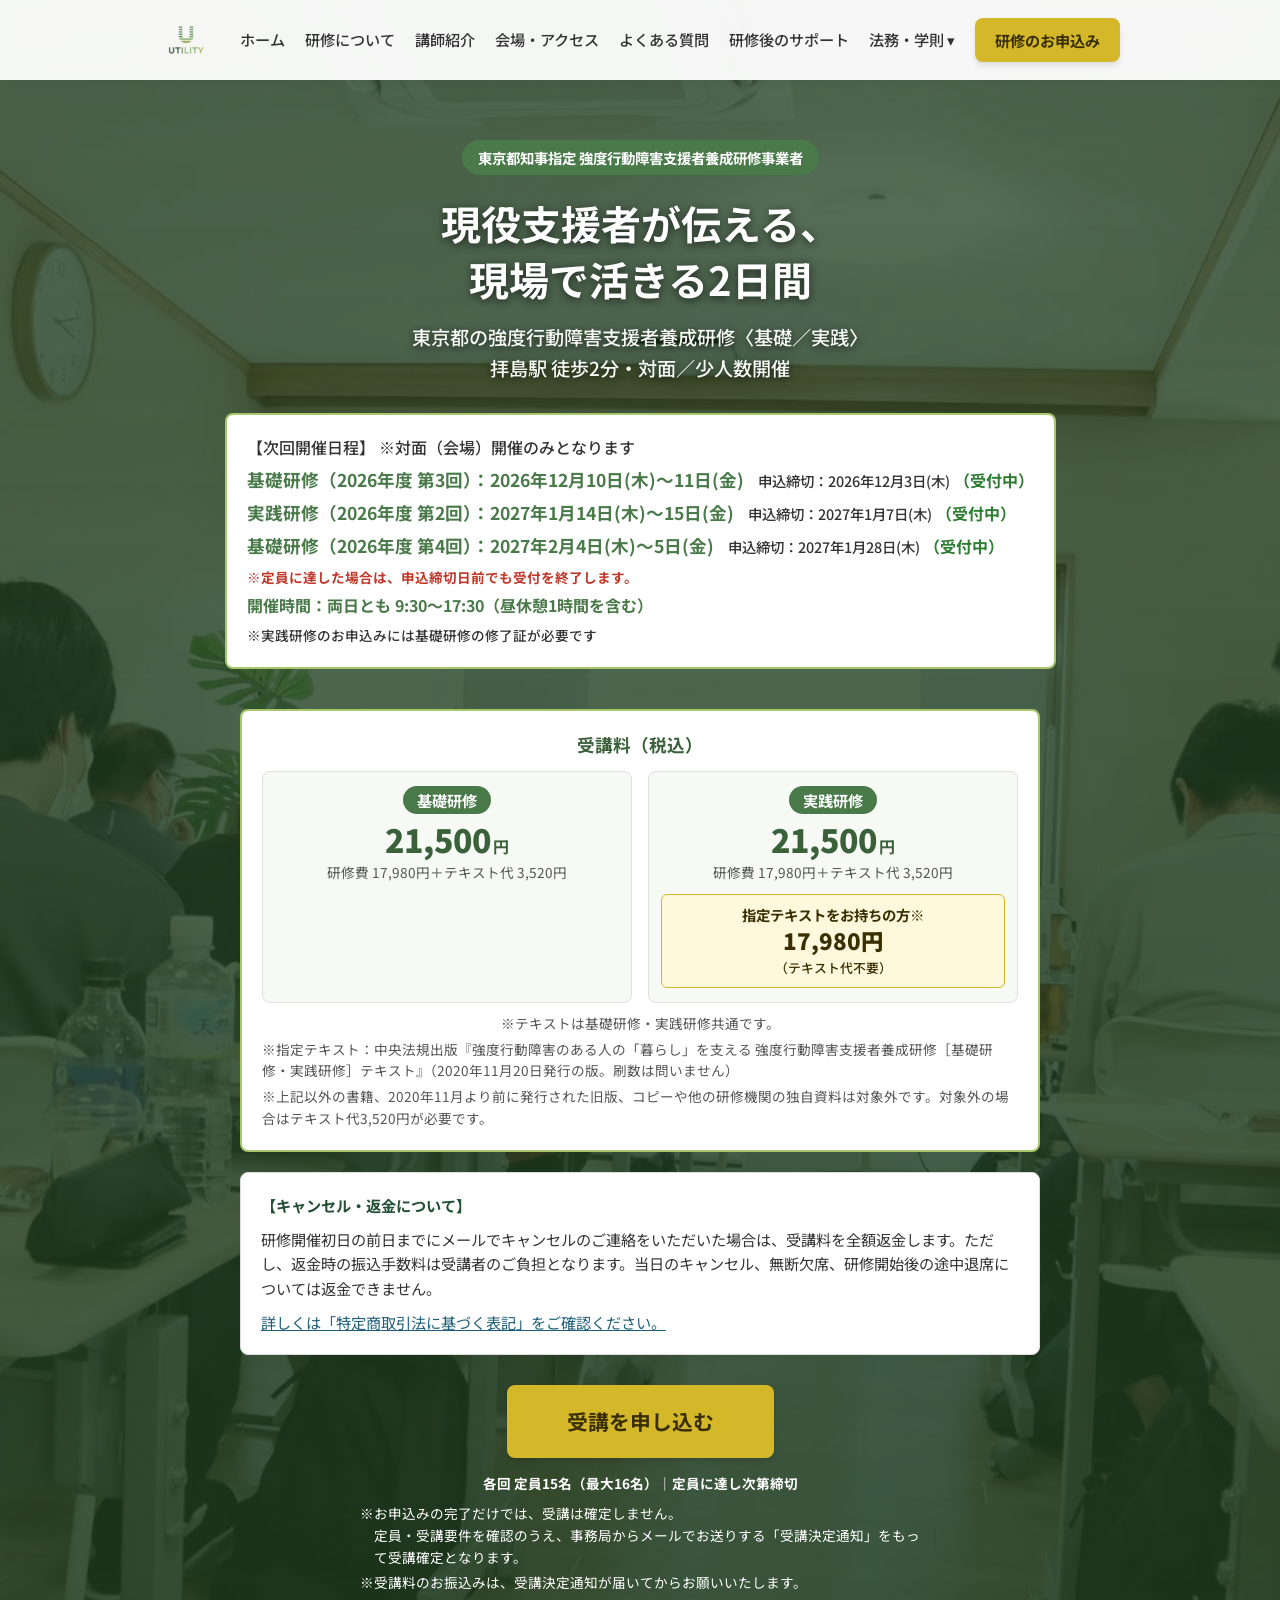
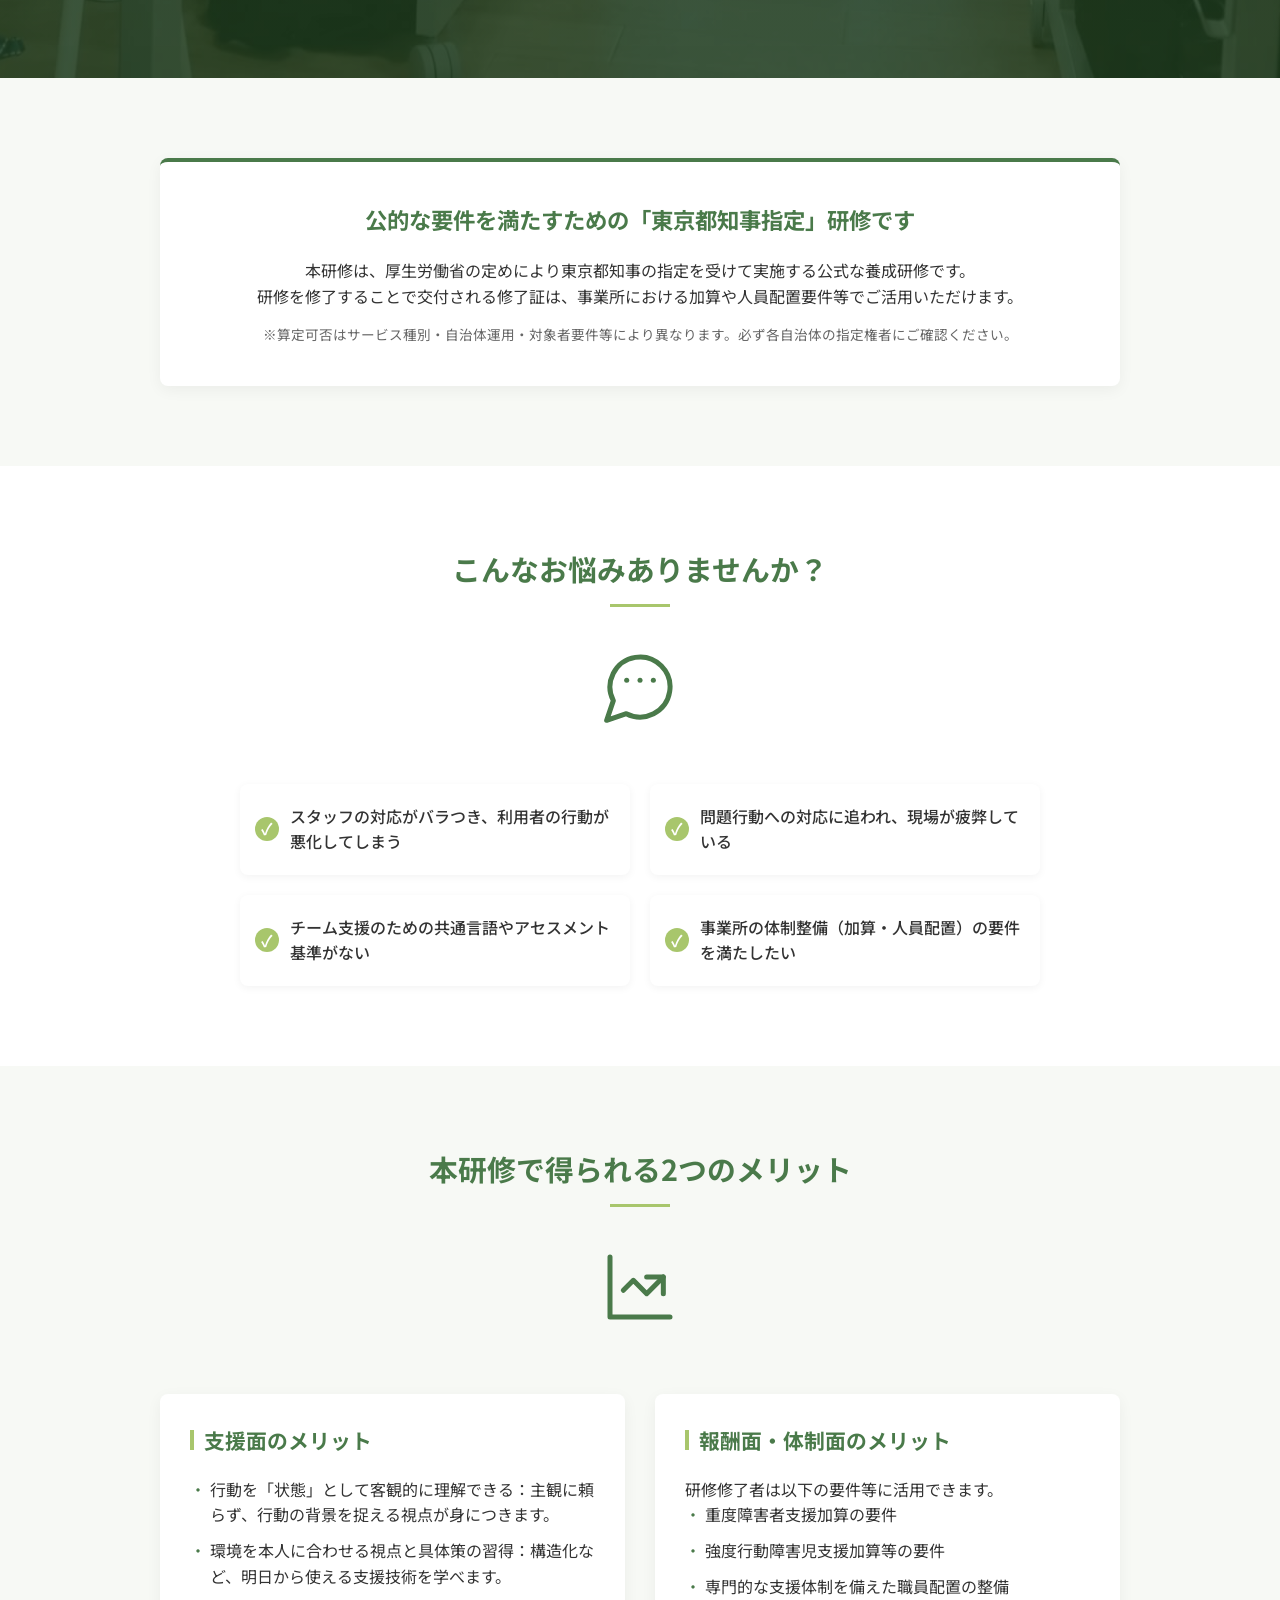
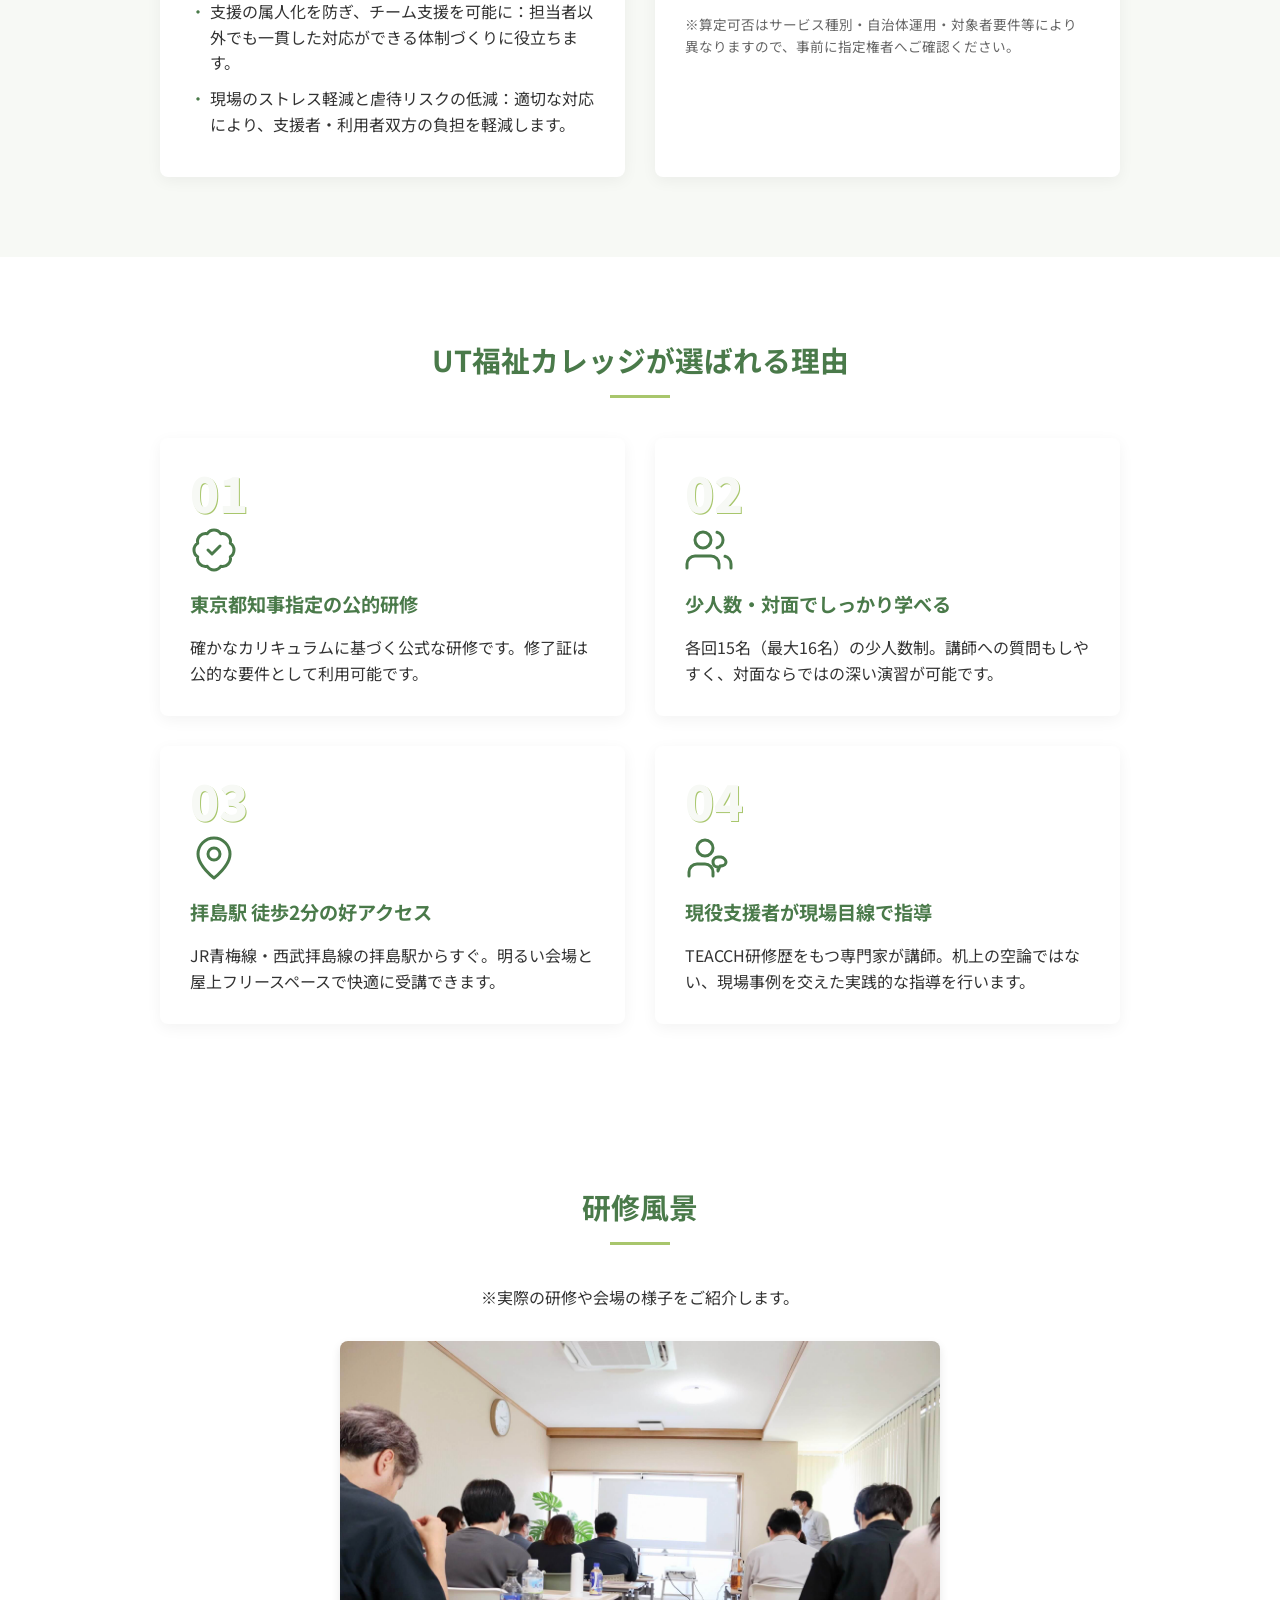
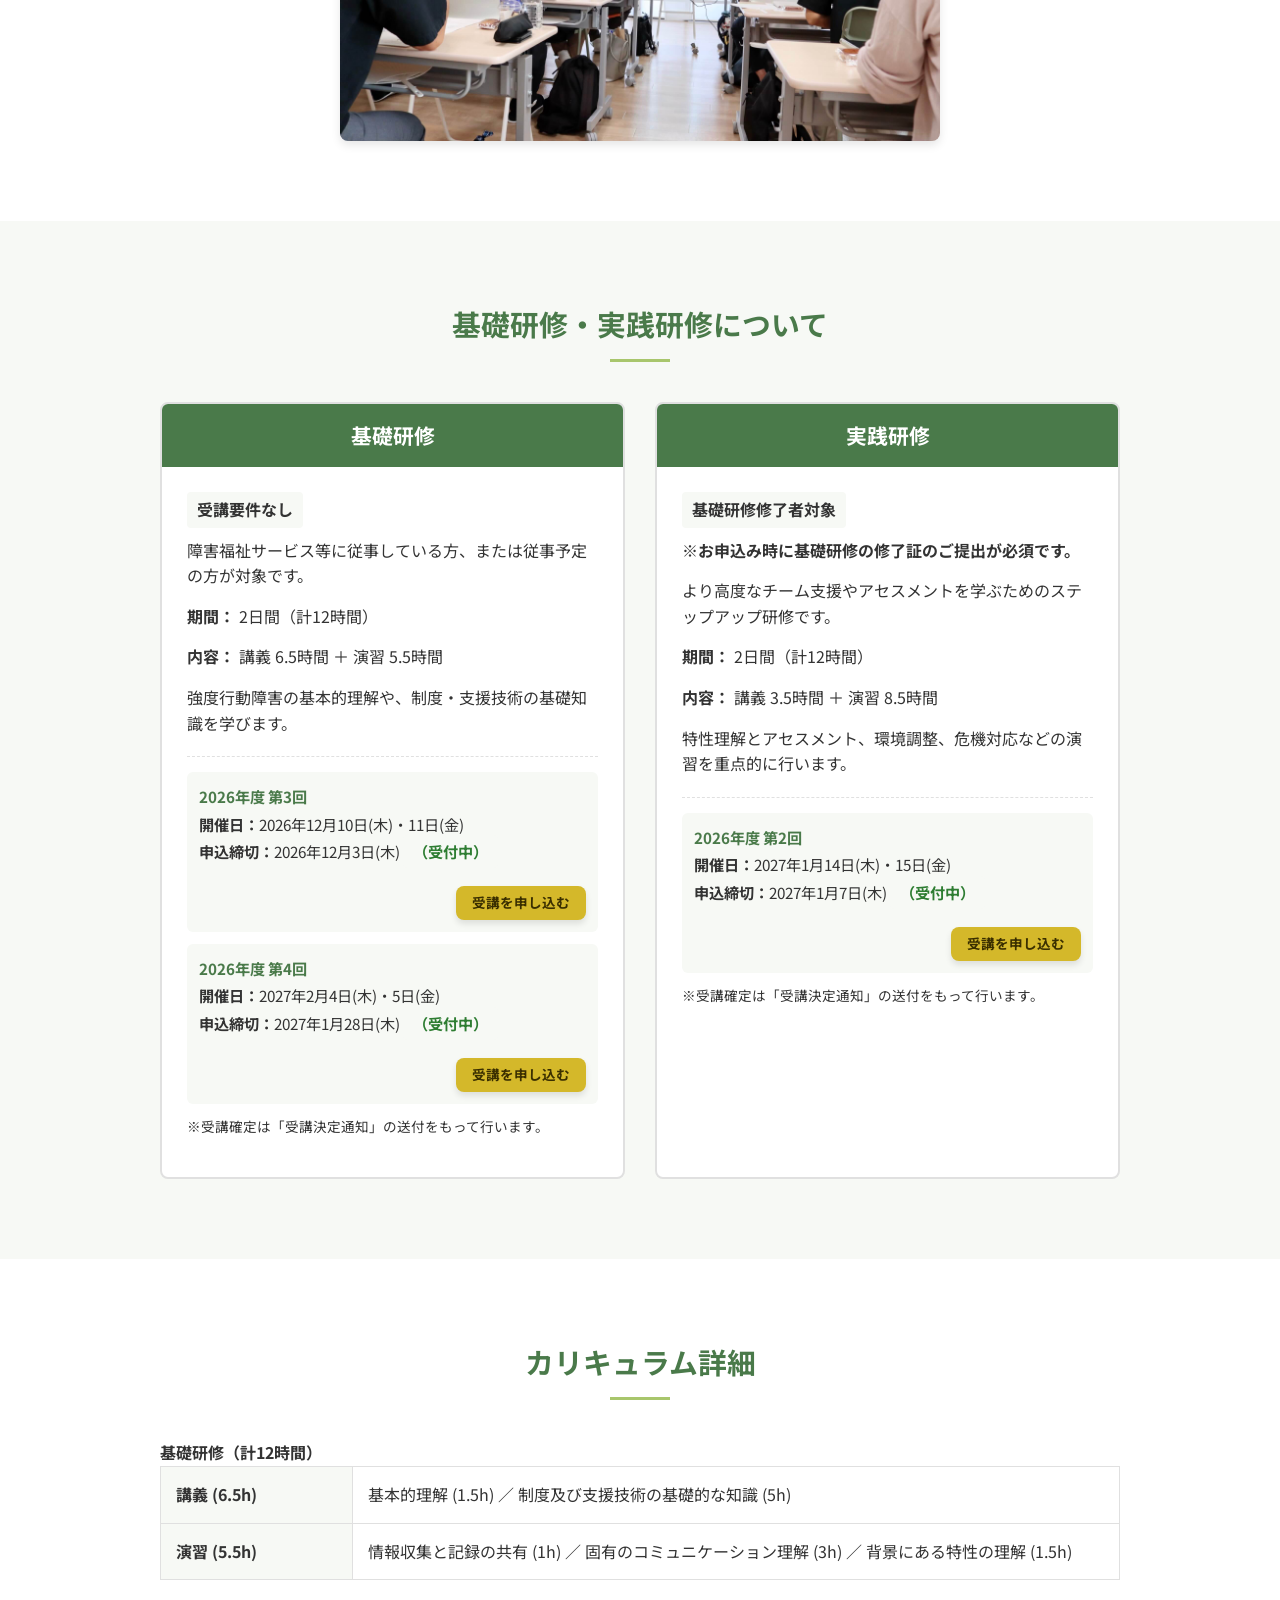
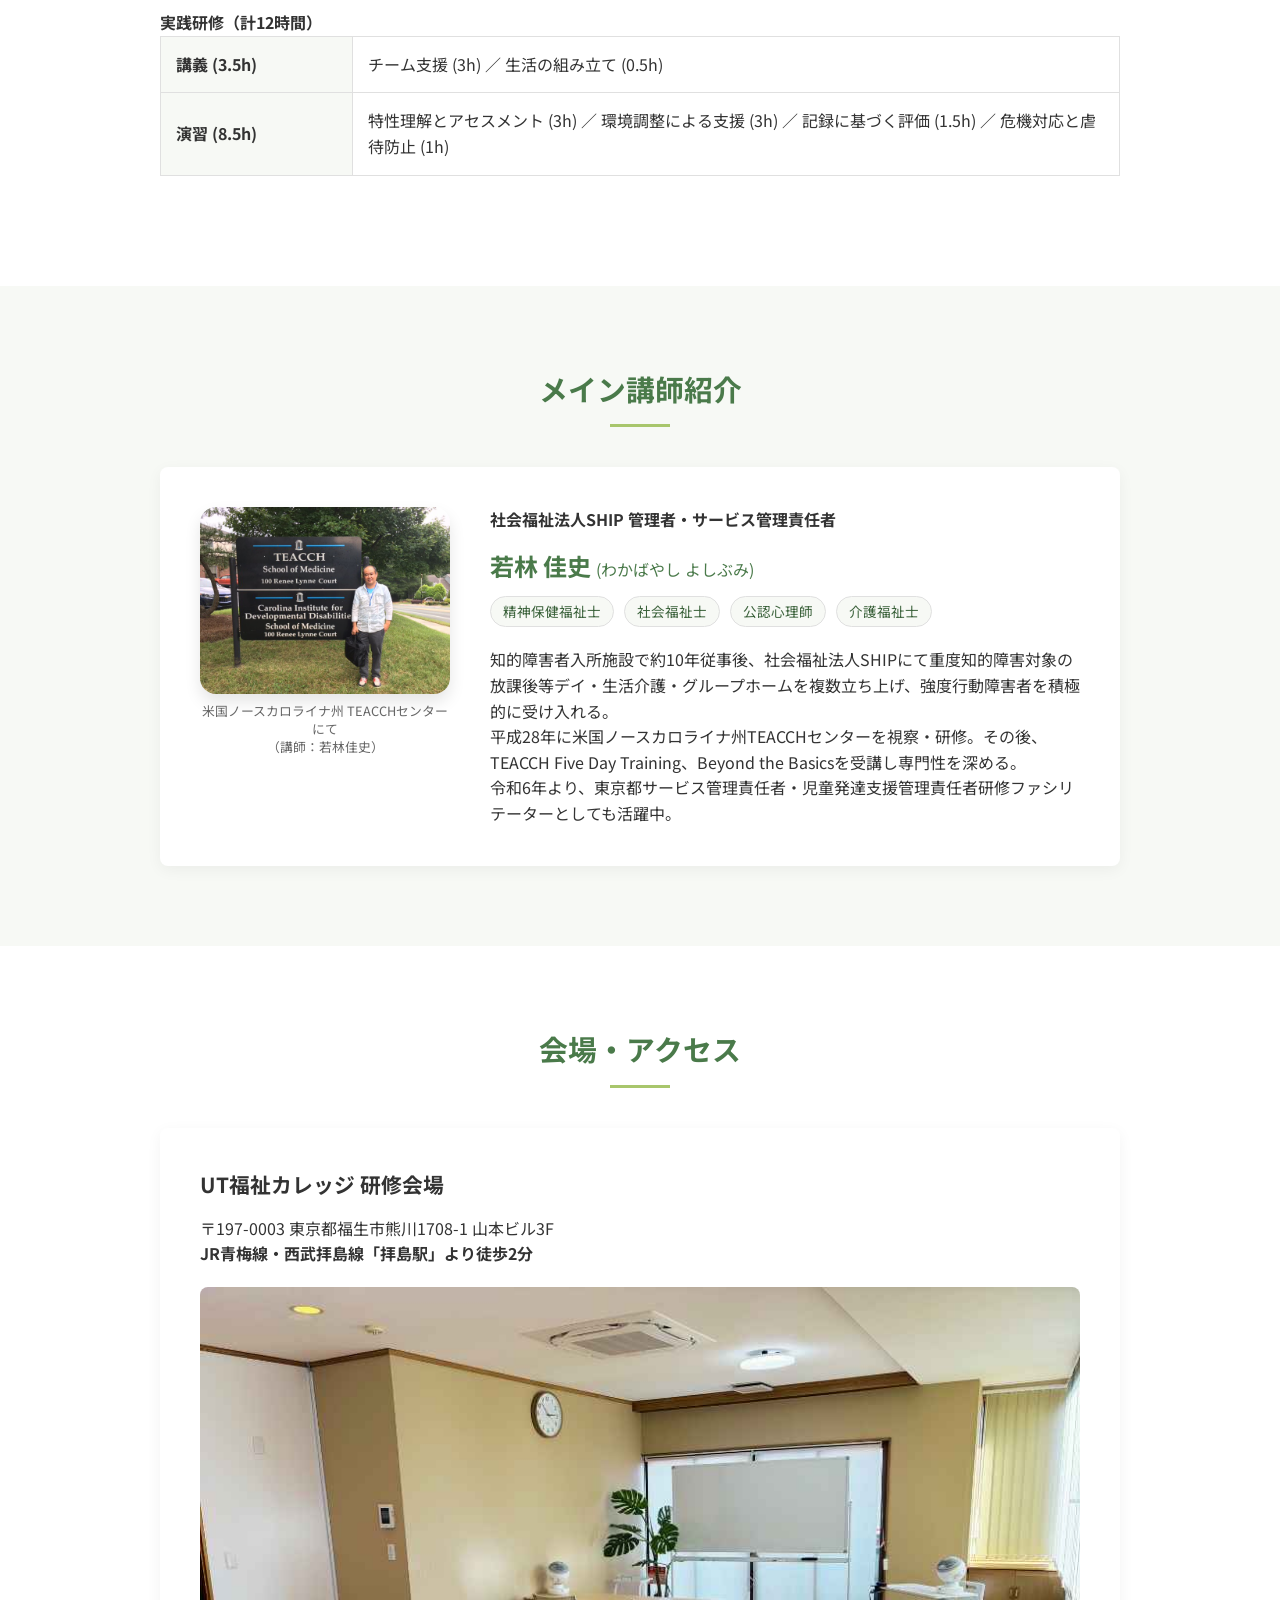
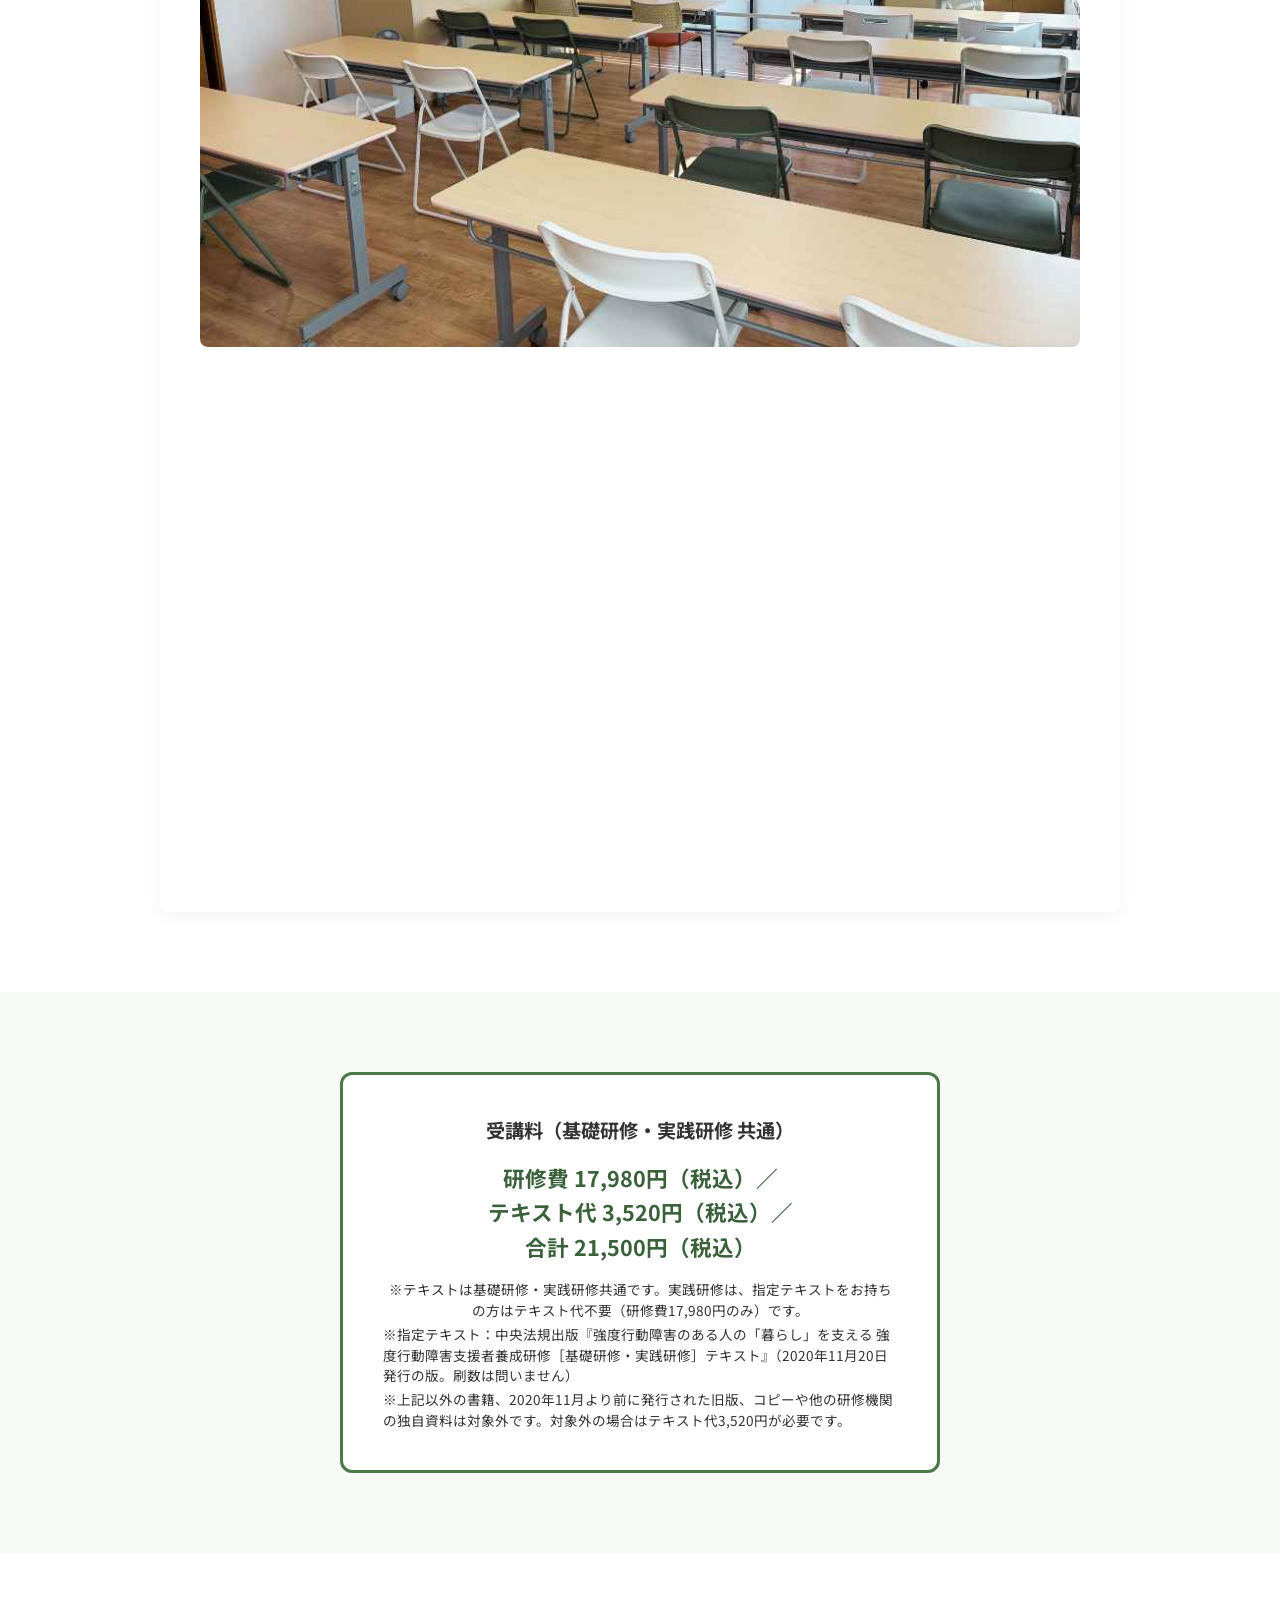
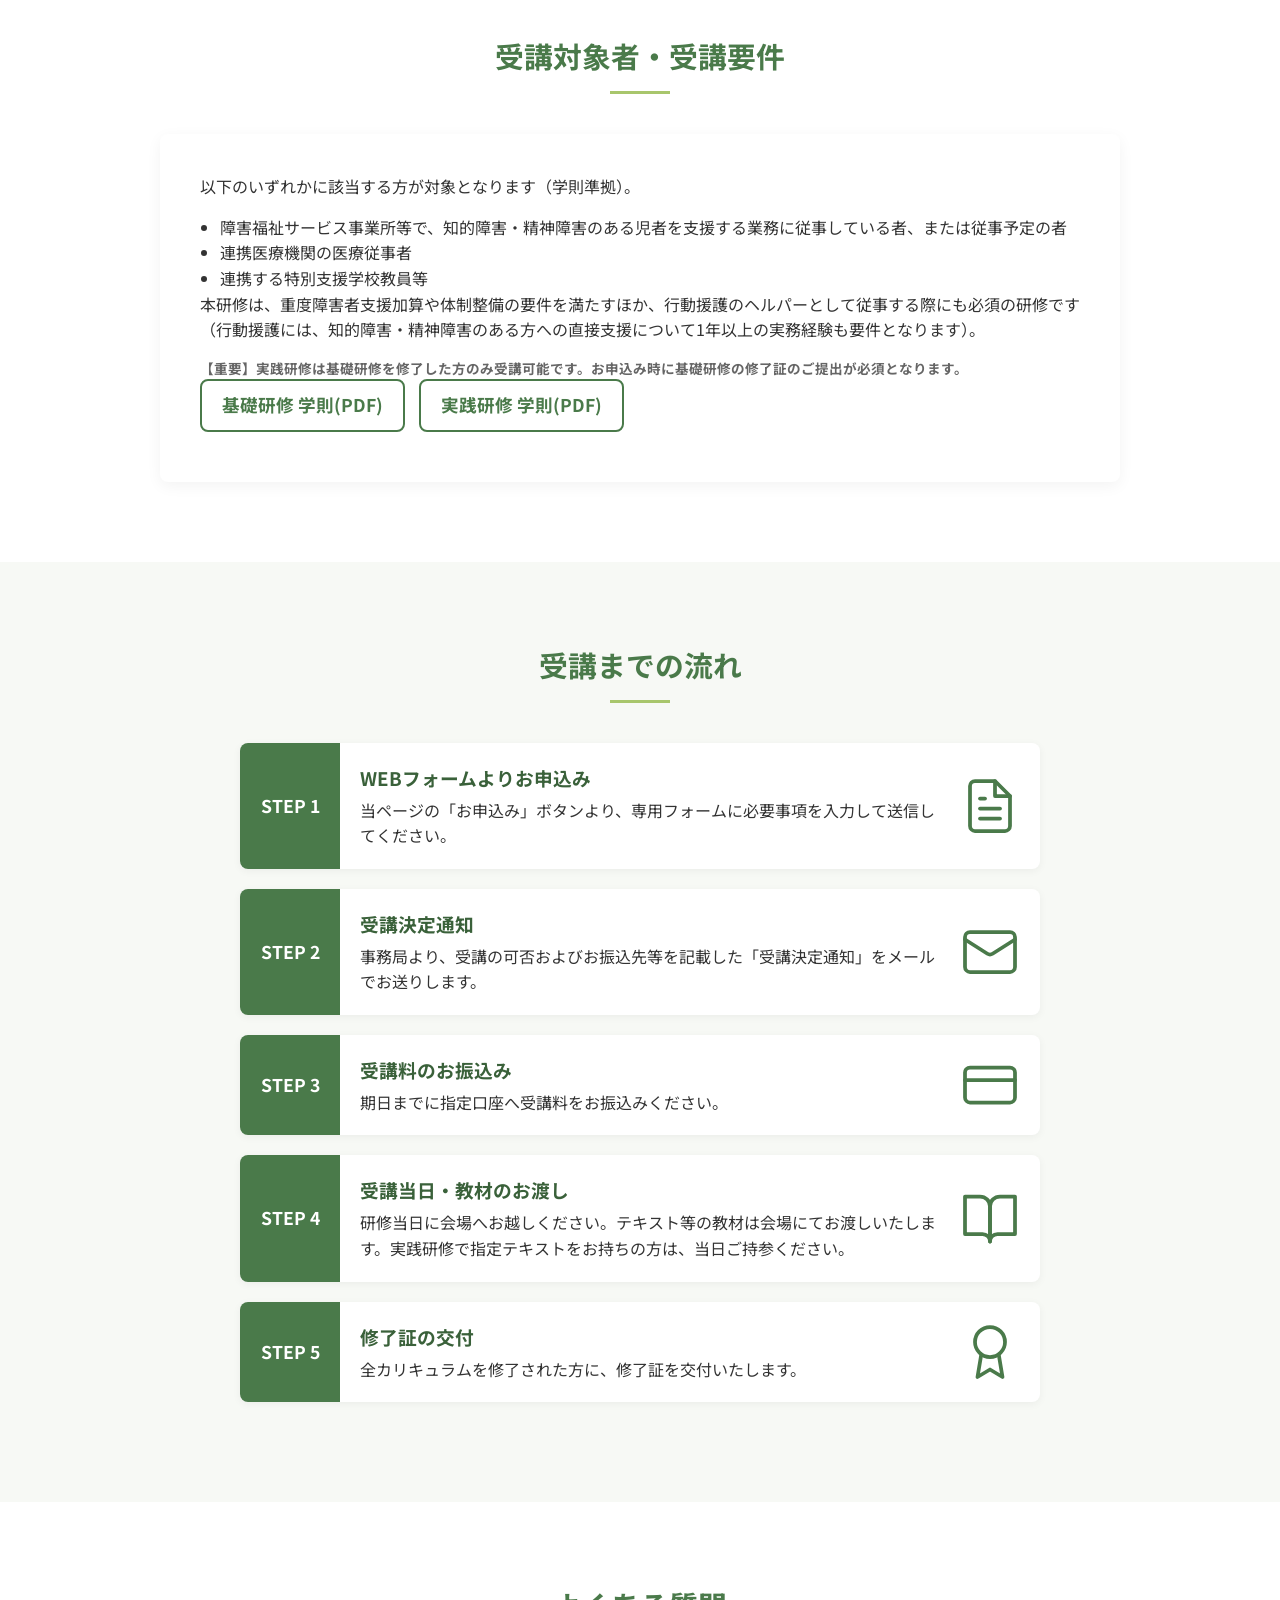
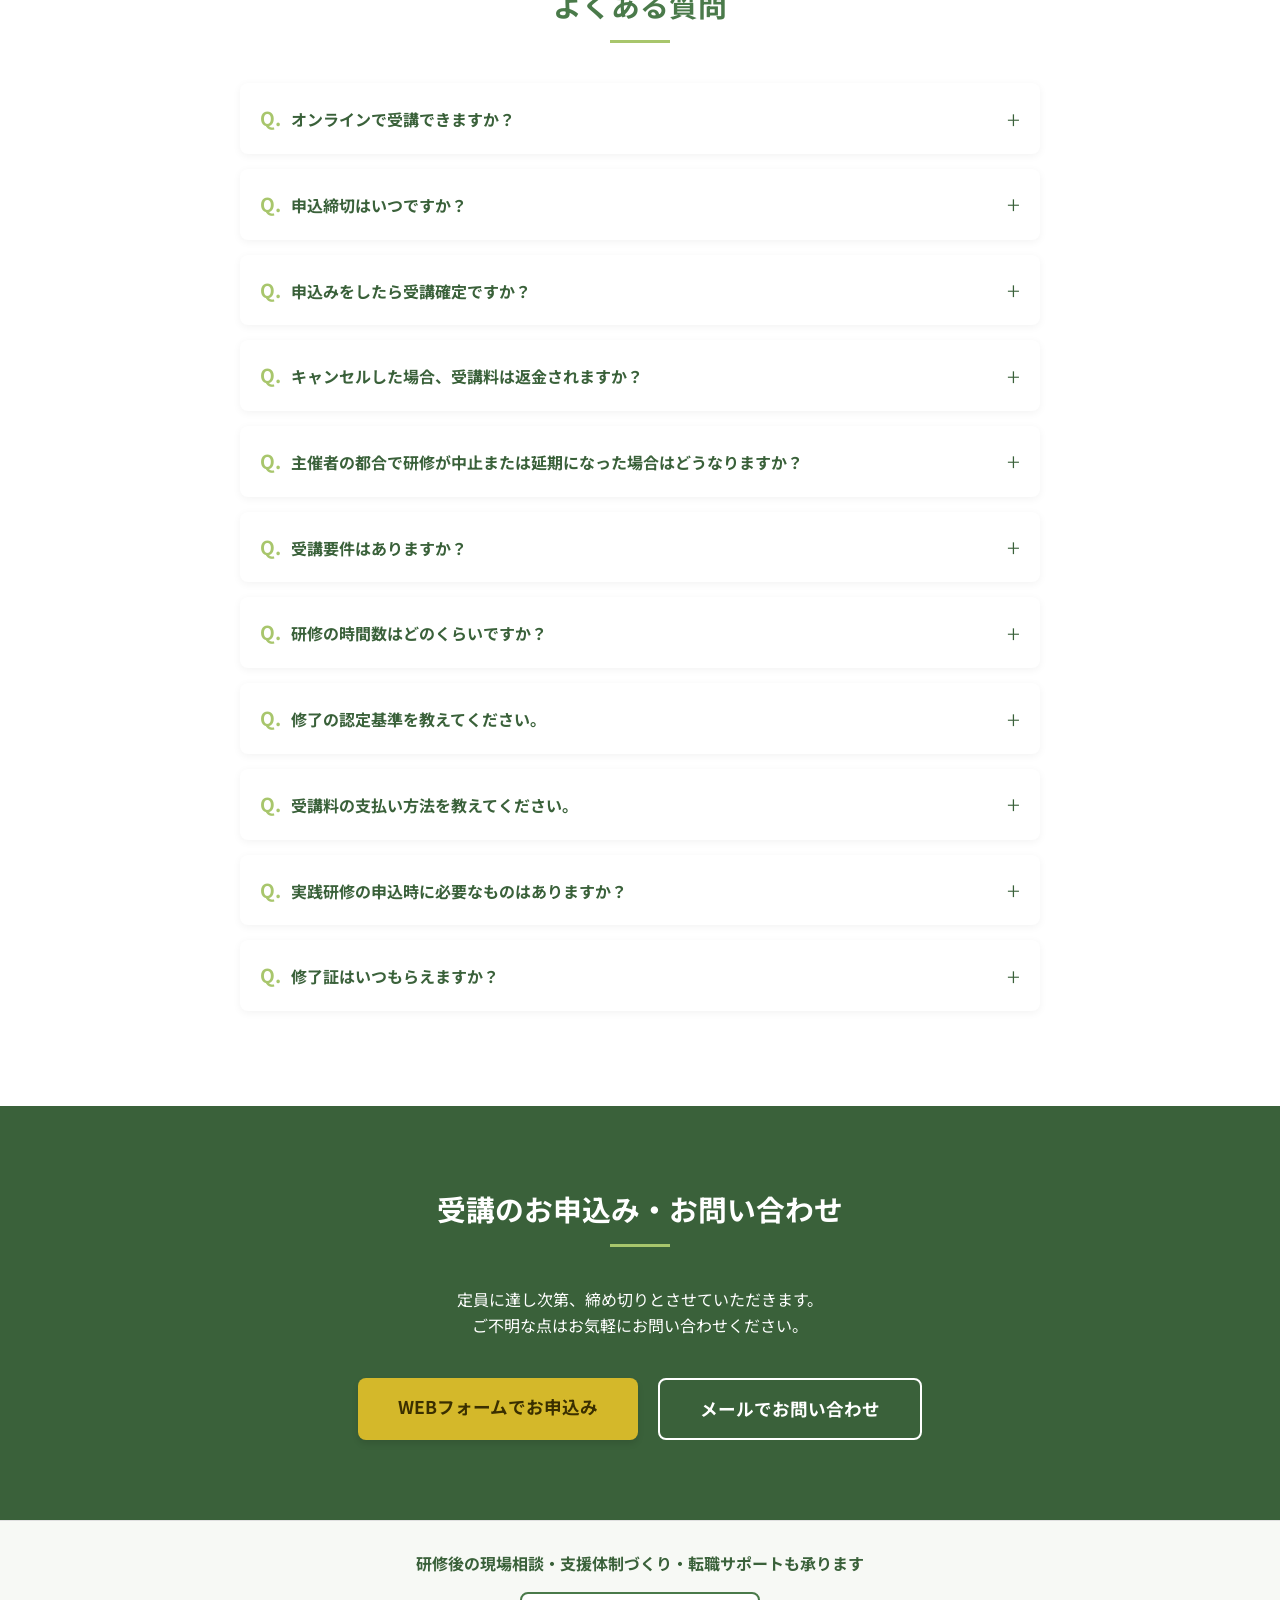
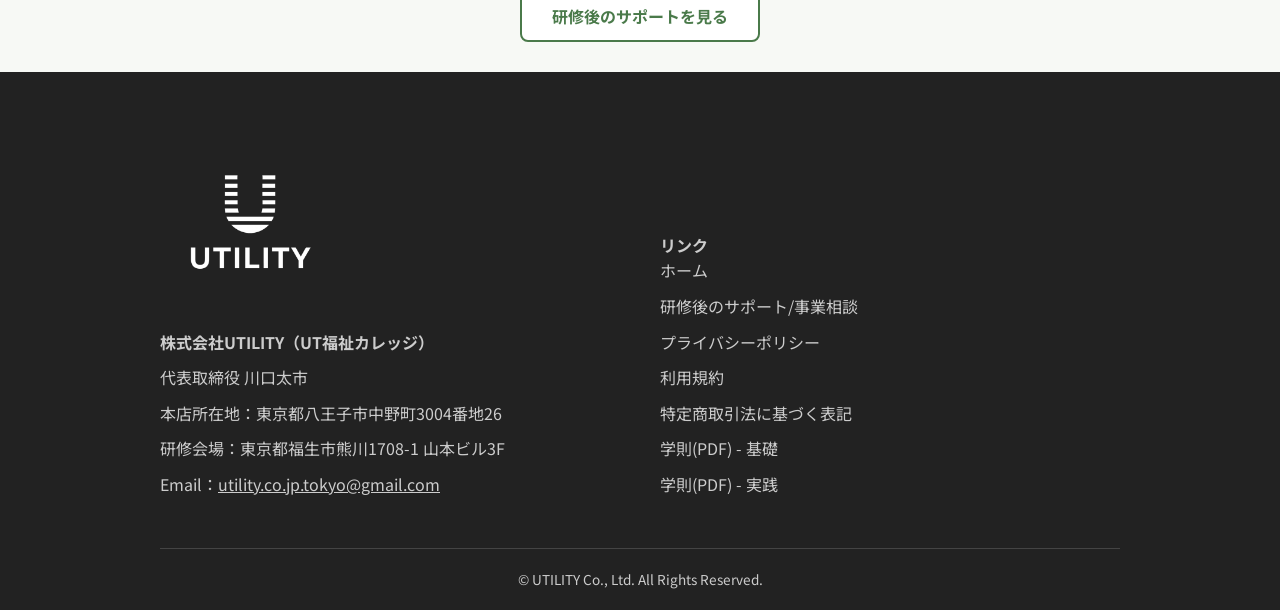
<file: index.html>
<!DOCTYPE html>
<html lang="ja">
<head>
  <meta charset="UTF-8">
  <meta name="viewport" content="width=device-width, initial-scale=1.0">

  <title>強度行動障害支援者養成研修【基礎・実践】東京・拝島駅2分の対面研修｜UT福祉カレッジ</title>
  <meta name="description" content="東京都指定「UT福祉カレッジ」の強度行動障害支援者養成研修（基礎・実践）。拝島駅徒歩2分、福生・立川・八王子など多摩地域からもアクセス良好な対面・少人数研修。現役支援者が指導し、重度障害者支援加算や行動援護の要件にも活用できます。">

  <link rel="canonical" href="https://utility-s.github.io/ut-college/">

  <!-- OGP -->
  <meta property="og:type" content="website">
  <meta property="og:url" content="https://utility-s.github.io/ut-college/">
  <meta property="og:title" content="強度行動障害支援者養成研修【基礎・実践】東京・拝島駅2分の対面研修｜UT福祉カレッジ">
  <meta property="og:description" content="東京都指定「UT福祉カレッジ」の強度行動障害支援者養成研修（基礎・実践）。拝島駅徒歩2分、福生・立川・八王子など多摩地域からもアクセス良好な対面・少人数研修。現役支援者が指導し、重度障害者支援加算や行動援護の要件にも活用できます。">
  <meta property="og:site_name" content="UT福祉カレッジ">
  <meta property="og:image" content="https://utility-s.github.io/ut-college/images/ogp.png">
  <meta property="og:image:width" content="1200">
  <meta property="og:image:height" content="630">
  <meta property="og:image:alt" content="UT福祉カレッジ 強度行動障害支援者養成研修">
  <meta name="twitter:card" content="summary_large_image">

  <!-- Favicon -->
  <link rel="icon" type="image/png" href="favicon-96x96.png" sizes="96x96" />
  <link rel="icon" type="image/svg+xml" href="favicon.svg" />
  <link rel="shortcut icon" href="favicon.ico" />
  <link rel="apple-touch-icon" sizes="180x180" href="apple-touch-icon.png" />

  <link rel="manifest" href="site.webmanifest" />

  <!-- Google Fonts -->
  <link rel="preconnect" href="https://fonts.googleapis.com">
  <link rel="preconnect" href="https://fonts.gstatic.com" crossorigin>
  <link href="https://fonts.googleapis.com/css2?family=Noto+Sans+JP:wght@400;500;700;900&display=swap" rel="stylesheet">

  <!-- CSS -->
  <link rel="stylesheet" href="css/style.css">

  <!-- JSON-LD -->
  <script type="application/ld+json">
  {
  "@context": "https://schema.org",
  "@graph": [
    {
      "@type": "WebSite",
      "@id": "https://utility-s.github.io/ut-college/#website",
      "url": "https://utility-s.github.io/ut-college/",
      "name": "UT福祉カレッジ"
    },
    {
      "@type": "Organization",
      "@id": "https://utility-s.github.io/ut-college/#organization",
      "name": "株式会社UTILITY",
      "alternateName": "UT福祉カレッジ",
      "url": "https://utility-s.github.io/ut-college/",
      "logo": "https://utility-s.github.io/ut-college/images/logo.png",
      "email": "utility.co.jp.tokyo@gmail.com",
      "address": {
        "@type": "PostalAddress",
        "streetAddress": "中野町3004番地26",
        "addressLocality": "八王子市",
        "addressRegion": "東京都",
        "postalCode": "192-0015",
        "addressCountry": "JP"
      }
    },
    {
      "@type": "Course",
      "name": "東京都強度行動障害支援者養成研修（基礎研修／実践研修）",
      "description": "東京都知事指定事業者による、強度行動障害支援者のための基礎および実践研修。",
      "provider": {
        "@id": "https://utility-s.github.io/ut-college/#organization"
      }
    },
    {
      "@type": "Event",
      "name": "東京都強度行動障害支援者養成研修（基礎研修・2026年12月開催）",
      "description": "東京都知事指定事業者による強度行動障害支援者養成研修の基礎研修（2026年度 第3回）。2日間・計12時間、TEACCHに基づいた実践的な内容を学びます。開催時間は両日とも9:30〜17:30（昼休憩1時間を含む）。",
      "image": "https://utility-s.github.io/ut-college/images/venue-room.jpg",
      "startDate": "2026-12-10T09:30:00+09:00",
      "endDate": "2026-12-11T17:30:00+09:00",
      "eventAttendanceMode": "https://schema.org/OfflineEventAttendanceMode",
      "eventStatus": "https://schema.org/EventScheduled",
      "location": {
        "@type": "Place",
        "name": "山本ビル3F",
        "address": {
          "@type": "PostalAddress",
          "streetAddress": "熊川1708-1 山本ビル3F",
          "addressLocality": "福生市",
          "addressRegion": "東京都",
          "addressCountry": "JP"
        }
      },
      "organizer": {
        "@type": "Organization",
        "name": "株式会社UTILITY（UT福祉カレッジ）",
        "url": "https://utility-s.github.io/ut-college/"
      },
      "performer": {
        "@type": "Person",
        "name": "若林佳史"
      },
      "offers": {
        "@type": "Offer",
        "price": "21500",
        "priceCurrency": "JPY",
        "availability": "https://schema.org/InStock",
        "url": "https://docs.google.com/forms/d/e/1FAIpQLSePDVOsYhIBRIPuHGyegQP8HumM7EN6QQeE5Xfd3BGoet1c9A/viewform",
        "validFrom": "2026-10-30",
        "validThrough": "2026-12-03"
      }
    },
    {
      "@type": "Event",
      "name": "東京都強度行動障害支援者養成研修（基礎研修・2027年2月開催）",
      "description": "東京都知事指定事業者による強度行動障害支援者養成研修の基礎研修（2026年度 第4回）。2日間・計12時間、TEACCHに基づいた実践的な内容を学びます。開催時間は両日とも9:30〜17:30（昼休憩1時間を含む）。",
      "image": "https://utility-s.github.io/ut-college/images/venue-room.jpg",
      "startDate": "2027-02-04T09:30:00+09:00",
      "endDate": "2027-02-05T17:30:00+09:00",
      "eventAttendanceMode": "https://schema.org/OfflineEventAttendanceMode",
      "eventStatus": "https://schema.org/EventScheduled",
      "location": {
        "@type": "Place",
        "name": "山本ビル3F",
        "address": {
          "@type": "PostalAddress",
          "streetAddress": "熊川1708-1 山本ビル3F",
          "addressLocality": "福生市",
          "addressRegion": "東京都",
          "addressCountry": "JP"
        }
      },
      "organizer": {
        "@type": "Organization",
        "name": "株式会社UTILITY（UT福祉カレッジ）",
        "url": "https://utility-s.github.io/ut-college/"
      },
      "performer": {
        "@type": "Person",
        "name": "若林佳史"
      },
      "offers": {
        "@type": "Offer",
        "price": "21500",
        "priceCurrency": "JPY",
        "availability": "https://schema.org/InStock",
        "url": "https://docs.google.com/forms/d/e/1FAIpQLSePDVOsYhIBRIPuHGyegQP8HumM7EN6QQeE5Xfd3BGoet1c9A/viewform",
        "validFrom": "2026-09-23",
        "validThrough": "2027-01-28"
      }
    },
    {
      "@type": "Event",
      "name": "東京都強度行動障害支援者養成研修（実践研修・2027年1月開催）",
      "description": "東京都知事指定事業者による強度行動障害支援者養成研修の実践研修（2026年度 第2回）。基礎研修修了者を対象に、2日間・計12時間の実践的なカリキュラムを提供します。開催時間は両日とも9:30〜17:30（昼休憩1時間を含む）。",
      "image": "https://utility-s.github.io/ut-college/images/venue-room.jpg",
      "startDate": "2027-01-14T09:30:00+09:00",
      "endDate": "2027-01-15T17:30:00+09:00",
      "eventAttendanceMode": "https://schema.org/OfflineEventAttendanceMode",
      "eventStatus": "https://schema.org/EventScheduled",
      "location": {
        "@type": "Place",
        "name": "山本ビル3F",
        "address": {
          "@type": "PostalAddress",
          "streetAddress": "熊川1708-1 山本ビル3F",
          "addressLocality": "福生市",
          "addressRegion": "東京都",
          "addressCountry": "JP"
        }
      },
      "organizer": {
        "@type": "Organization",
        "name": "株式会社UTILITY（UT福祉カレッジ）",
        "url": "https://utility-s.github.io/ut-college/"
      },
      "performer": {
        "@type": "Person",
        "name": "若林佳史"
      },
      "offers": [
        {
          "@type": "Offer",
          "name": "研修費＋テキスト代",
          "price": "21500",
          "priceCurrency": "JPY",
          "availability": "https://schema.org/InStock",
          "url": "https://docs.google.com/forms/d/e/1FAIpQLSePDVOsYhIBRIPuHGyegQP8HumM7EN6QQeE5Xfd3BGoet1c9A/viewform",
          "validFrom": "2026-11-17",
          "validThrough": "2027-01-07"
        },
        {
          "@type": "Offer",
          "name": "研修費のみ（指定テキストをお持ちの方）",
          "price": "17980",
          "priceCurrency": "JPY",
          "availability": "https://schema.org/InStock",
          "url": "https://docs.google.com/forms/d/e/1FAIpQLSePDVOsYhIBRIPuHGyegQP8HumM7EN6QQeE5Xfd3BGoet1c9A/viewform",
          "validFrom": "2026-11-17",
          "validThrough": "2027-01-07"
        }
      ]
    },
    {
      "@type": "LocalBusiness",
      "name": "UT福祉カレッジ 研修会場",
      "address": {
        "@type": "PostalAddress",
        "streetAddress": "熊川1708-1 山本ビル3F",
        "addressLocality": "福生市",
        "addressRegion": "東京都",
        "addressCountry": "JP"
      }
    },
    {
      "@type": "FAQPage",
      "mainEntity": [
        {
          "@type": "Question",
          "name": "申込締切はいつですか？",
          "acceptedAnswer": {
            "@type": "Answer",
            "text": "各研修の申込締切は、開催初日の7日前です。各回の締切日は、本ページの開催日程欄に掲載しています。なお、定員に達した場合は、申込締切日前でも受付を終了します。"
          }
        },
        {
          "@type": "Question",
          "name": "申込みをしたら受講確定ですか？",
          "acceptedAnswer": {
            "@type": "Answer",
            "text": "お申込みの完了だけでは、受講は確定しません。お申込みは原則として先着順で受け付け、定員・受講要件を確認のうえ、事務局からメールでお送りする「受講決定通知」をもって受講確定となります。受講料のお振込みは、受講決定通知が届いてからお願いいたします。"
          }
        },
        {
          "@type": "Question",
          "name": "受講要件はありますか？",
          "acceptedAnswer": {
            "@type": "Answer",
            "text": "基礎研修は障害福祉サービス等に従事している方（または予定の方）が対象です。実践研修は基礎研修修了者が対象となります。"
          }
        },
        {
          "@type": "Question",
          "name": "研修の受講時間はどのくらいですか？",
          "acceptedAnswer": {
            "@type": "Answer",
            "text": "基礎研修・実践研修ともに各2日間、計12時間のカリキュラムです。開催時間は両日とも9:30〜17:30（昼休憩1時間を含む）です。"
          }
        },
        {
          "@type": "Question",
          "name": "実践研修の申込時に必要なものはありますか？",
          "acceptedAnswer": {
            "@type": "Answer",
            "text": "実践研修は基礎研修の修了が必須要件です。お申込みの際には、基礎研修の修了証のご提出をお願いしております（他機関でも同様に義務付けられており、不正防止および事業者指定取消の防止を目的としています）。"
          }
        },
        {
          "@type": "Question",
          "name": "修了証はいつもらえますか？",
          "acceptedAnswer": {
            "@type": "Answer",
            "text": "全カリキュラムを修了した最終日に、原則として会場で修了証の原本を直接お渡しします。PDFデータをご希望の場合は、個別にご相談のうえ対応を検討いたします。"
          }
        }
      ]
    }
  ]
}
  </script>
</head>
<body>

  <!-- 1. ヘッダー -->
  <header class="header">
    <div class="header-inner">
      <a href="index.html" class="logo">
        <img src="images/logo.png" alt="UT福祉カレッジ" width="260" height="52" style="width: auto; height: 52px;">
      </a>
      <button class="hamburger" id="hamburger" aria-label="メニューを開く" aria-expanded="false">
  <span></span><span></span><span></span>
</button>
      <nav class="header-nav">
        <ul class="header-nav-list">
          <li><a href="index.html">ホーム</a></li>
          <li><a href="index.html#about">研修について</a></li>
          <li><a href="index.html#teacher">講師紹介</a></li>
          <li><a href="index.html#access">会場・アクセス</a></li>
          <li><a href="index.html#faq">よくある質問</a></li>
          <li><a href="services.html">研修後のサポート</a></li>
          <li class="has-dropdown">
            <a href="javascript:void(0)" class="dropdown-toggle">法務・学則 ▾</a>
            <ul class="dropdown-menu">
              <li><a href="terms.html">利用規約</a></li>
              <li><a href="privacy.html">個人情報保護方針</a></li>
              <li><a href="docs/gakusoku-kiso.pdf" target="_blank" rel="noopener">基礎研修 学則(PDF)</a></li>
              <li><a href="docs/gakusoku-jissen.pdf" target="_blank" rel="noopener">実践研修 学則(PDF)</a></li>
            </ul>
          </li>
        </ul>
        <a href="https://docs.google.com/forms/d/e/1FAIpQLSePDVOsYhIBRIPuHGyegQP8HumM7EN6QQeE5Xfd3BGoet1c9A/viewform" target="_blank" rel="noopener" class="btn btn-cta header-cta">研修のお申込み</a>
      </nav>
    </div>
  </header>

  <!-- モバイル用下部固定CTA -->
  <div class="mobile-fixed-cta">
    <!-- TODO: 外部フォームURL -->
    <a href="https://docs.google.com/forms/d/e/1FAIpQLSePDVOsYhIBRIPuHGyegQP8HumM7EN6QQeE5Xfd3BGoet1c9A/viewform" target="_blank" rel="noopener" class="btn btn-cta">お申込みはこちら</a>
  </div>

  <main>
    <!-- 2. ファーストビュー -->
    <section class="hero">
      <div class="container">
        <div class="hero-badge">東京都知事指定 強度行動障害支援者養成研修事業者</div>
        <h1 class="hero-title">現役支援者が伝える、<br>現場で活きる2日間</h1>
        <p class="hero-subtitle">東京都の強度行動障害支援者養成研修〈基礎／実践〉<br>拝島駅 徒歩2分・対面／少人数開催</p>

        <!-- 次回開催日程（更新箇所） -->
                <div class="hero-schedule">
          <p>【次回開催日程】 ※対面（会場）開催のみとなります</p>
          <p><span class="date">基礎研修（2026年度 第3回）：2026年12月10日(木)〜11日(金)</span> <span style="font-size:0.9rem; margin-left:10px;">申込締切：2026年12月3日(木)</span> <span style="color:#2e7d32; font-weight:bold;">（受付中）</span></p>
          <p><span class="date">実践研修（2026年度 第2回）：2027年1月14日(木)〜15日(金)</span> <span style="font-size:0.9rem; margin-left:10px;">申込締切：2027年1月7日(木)</span> <span style="color:#2e7d32; font-weight:bold;">（受付中）</span></p>
          <p><span class="date">基礎研修（2026年度 第4回）：2027年2月4日(木)〜5日(金)</span> <span style="font-size:0.9rem; margin-left:10px;">申込締切：2027年1月28日(木)</span> <span style="color:#2e7d32; font-weight:bold;">（受付中）</span></p>
          <p style="font-size:0.85rem; margin-top:6px; color:#c0392b; font-weight:bold;">※定員に達した場合は、申込締切日前でも受付を終了します。</p>
          <p><span class="date" style="font-size:1rem;">開催時間：両日とも 9:30〜17:30（昼休憩1時間を含む）</span></p>
          <p style="font-size:0.85rem; margin-top:6px;">※実践研修のお申込みには基礎研修の修了証が必要です</p>
        </div>
        <div class="hero-price">
          <p class="hero-price-title">受講料（税込）</p>
          <div class="hero-price-grid">
            <div class="hero-price-item">
              <p class="hero-price-course">基礎研修</p>
              <p class="hero-price-total">21,500<span>円</span></p>
              <p class="hero-price-breakdown">研修費 17,980円＋テキスト代 3,520円</p>
            </div>
            <div class="hero-price-item">
              <p class="hero-price-course">実践研修</p>
              <p class="hero-price-total">21,500<span>円</span></p>
              <p class="hero-price-breakdown">研修費 17,980円＋テキスト代 3,520円</p>
              <p class="hero-price-discount">指定テキストをお持ちの方※<strong>17,980円</strong><span class="hero-price-discount-note">（テキスト代不要）</span></p>
            </div>
          </div>
          <p class="hero-price-note">※テキストは基礎研修・実践研修共通です。</p>
          <p class="hero-price-note" style="text-align:left; margin-top:4px;">※指定テキスト：中央法規出版『強度行動障害のある人の「暮らし」を支える 強度行動障害支援者養成研修［基礎研修・実践研修］テキスト』（2020年11月20日発行の版。刷数は問いません）</p>
          <p class="hero-price-note" style="text-align:left; margin-top:4px;">※上記以外の書籍、2020年11月より前に発行された旧版、コピーや他の研修機関の独自資料は対象外です。対象外の場合はテキスト代3,520円が必要です。</p>
        </div>

        <div class="hero-refund-policy">
          <h4>【キャンセル・返金について】</h4>
          <p>研修開催初日の前日までにメールでキャンセルのご連絡をいただいた場合は、受講料を全額返金します。ただし、返金時の振込手数料は受講者のご負担となります。当日のキャンセル、無断欠席、研修開始後の途中退席については返金できません。</p>
          <p><a href="tokushoho.html">詳しくは「特定商取引法に基づく表記」をご確認ください。</a></p>
        </div>

        <div class="text-center">
          <!-- TODO: 外部フォームURL -->
          <a href="https://docs.google.com/forms/d/e/1FAIpQLSePDVOsYhIBRIPuHGyegQP8HumM7EN6QQeE5Xfd3BGoet1c9A/viewform" target="_blank" rel="noopener" class="btn btn-cta" style="font-size: 1.3rem; padding: 20px 60px;">受講を申し込む</a>
          <p class="note mt-20" style="color:#fff; font-weight:700;">各回 定員15名（最大16名）｜定員に達し次第締切</p>
          <div class="hero-apply-note" style="font-size:0.85em; line-height:1.6; text-align:left; max-width:560px; margin:8px auto 0; color:#fff;">
            <p style="margin:4px 0; padding-left:1em; text-indent:-1em;">※お申込みの完了だけでは、受講は確定しません。<br>定員・受講要件を確認のうえ、事務局からメールでお送りする「受講決定通知」をもって受講確定となります。</p>
            <p style="margin:4px 0; padding-left:1em; text-indent:-1em;">※受講料のお振込みは、受講決定通知が届いてからお願いいたします。</p>
          </div>
          </div>
      </div>
    </section>

    <!-- 3. 信頼性セクション -->
    <section id="about" class="section section-light">
      <div class="container">
        <div class="trust-box">
          <h3>公的な要件を満たすための「東京都知事指定」研修です</h3>
          <p>本研修は、厚生労働省の定めにより東京都知事の指定を受けて実施する公式な養成研修です。<br>
          研修を修了することで交付される修了証は、事業所における加算や人員配置要件等でご活用いただけます。</p>
          <p class="note">※算定可否はサービス種別・自治体運用・対象者要件等により異なります。必ず各自治体の指定権者にご確認ください。</p>
        </div>
      </div>
    </section>

    <!-- 4. 共感パート -->
    <section class="section fade-in">
      <div class="container">
        <h2 class="section-title">こんなお悩みありませんか？</h2>
        <div style="text-align: center; margin-bottom: 30px;">
          <div style="text-align:center"><svg xmlns="http://www.w3.org/2000/svg" width="80" height="80" viewBox="0 0 24 24" fill="none" stroke="#4A7A4A" stroke-width="1.5" stroke-linecap="round" stroke-linejoin="round" style="margin-bottom:20px"><path d="M7.9 20A9 9 0 1 0 4 16.1L2 22Z"></path><path d="M8 10h.01"></path><path d="M12 10h.01"></path><path d="M16 10h.01"></path></svg></div>
        </div>
        <ul class="empathy-list">
          <li>スタッフの対応がバラつき、利用者の行動が悪化してしまう</li>
          <li>問題行動への対応に追われ、現場が疲弊している</li>
          <li>チーム支援のための共通言語やアセスメント基準がない</li>
          <li>事業所の体制整備（加算・人員配置）の要件を満たしたい</li>
        </ul>
      </div>
    </section>

    <!-- 5. この研修で得られること -->
    <section class="section section-light fade-in">
      <div class="container">
        <h2 class="section-title">本研修で得られる2つのメリット</h2>
        <div style="text-align: center; margin-bottom: 40px;">
          <div style="text-align:center"><svg xmlns="http://www.w3.org/2000/svg" width="80" height="80" viewBox="0 0 24 24" fill="none" stroke="#4A7A4A" stroke-width="1.5" stroke-linecap="round" stroke-linejoin="round" style="margin-bottom:20px"><path d="M3 3v18h18"></path><path d="m19 9-5 5-4-4-3 3"></path><path d="M14 9h5v5"></path></svg></div>
        </div>
        <div class="benefit-cols">
          <div class="benefit-card">
            <h3>支援面のメリット</h3>
            <ul>
              <li>行動を「状態」として客観的に理解できる：主観に頼らず、行動の背景を捉える視点が身につきます。</li>
              <li>環境を本人に合わせる視点と具体策の習得：構造化など、明日から使える支援技術を学べます。</li>
              <li>支援の属人化を防ぎ、チーム支援を可能に：担当者以外でも一貫した対応ができる体制づくりに役立ちます。</li>
              <li>現場のストレス軽減と虐待リスクの低減：適切な対応により、支援者・利用者双方の負担を軽減します。</li>
            </ul>
          </div>
          <div class="benefit-card">
            <h3>報酬面・体制面のメリット</h3>
            <p>研修修了者は以下の要件等に活用できます。</p>
            <ul>
              <li>重度障害者支援加算の要件</li>
              <li>強度行動障害児支援加算等の要件</li>
              <li>専門的な支援体制を備えた職員配置の整備</li>
            </ul>
            <p class="note mt-20">※算定可否はサービス種別・自治体運用・対象者要件等により異なりますので、事前に指定権者へご確認ください。</p>
          </div>
        </div>
      </div>
    </section>

    <!-- 6. 選ばれる理由 -->
    <section class="section fade-in">
      <div class="container">
        <h2 class="section-title">UT福祉カレッジが選ばれる理由</h2>
        <div class="reason-grid" style="align-items: stretch;">
          <div class="reason-card">
            <div class="reason-num">01</div>
            <svg xmlns="http://www.w3.org/2000/svg" width="48" height="48" viewBox="0 0 24 24" fill="none" stroke="#4A7A4A" stroke-width="1.5" stroke-linecap="round" stroke-linejoin="round" style="margin-bottom: 15px;"><path d="M3.85 8.62a4 4 0 0 1 4.78-4.77 4 4 0 0 1 6.74 0 4 4 0 0 1 4.78 4.78 4 4 0 0 1 0 6.74 4 4 0 0 1-4.77 4.78 4 4 0 0 1-6.75 0 4 4 0 0 1-4.78-4.77 4 4 0 0 1 0-6.76Z"></path><path d="m9 12 2 2 4-4"></path></svg>
            <h3>東京都知事指定の公的研修</h3>
            <p>確かなカリキュラムに基づく公式な研修です。修了証は公的な要件として利用可能です。</p>
          </div>
          <div class="reason-card">
            <div class="reason-num">02</div>
            <svg xmlns="http://www.w3.org/2000/svg" width="48" height="48" viewBox="0 0 24 24" fill="none" stroke="#4A7A4A" stroke-width="1.5" stroke-linecap="round" stroke-linejoin="round" style="margin-bottom: 15px;"><path d="M17 21v-2a4 4 0 0 0-4-4H5a4 4 0 0 0-4 4v2"></path><circle cx="9" cy="7" r="4"></circle><path d="M23 21v-2a4 4 0 0 0-3-3.87"></path><path d="M16 3.13a4 4 0 0 1 0 7.75"></path></svg>
            <h3>少人数・対面でしっかり学べる</h3>
            <p>各回15名（最大16名）の少人数制。講師への質問もしやすく、対面ならではの深い演習が可能です。</p>
          </div>
          <div class="reason-card">
            <div class="reason-num">03</div>
            <svg xmlns="http://www.w3.org/2000/svg" width="48" height="48" viewBox="0 0 24 24" fill="none" stroke="#4A7A4A" stroke-width="1.5" stroke-linecap="round" stroke-linejoin="round" style="margin-bottom: 15px;"><path d="M20 10c0 6-8 12-8 12s-8-6-8-12a8 8 0 0 1 16 0Z"></path><circle cx="12" cy="10" r="3"></circle></svg>
            <h3>拝島駅 徒歩2分の好アクセス</h3>
            <p>JR青梅線・西武拝島線の拝島駅からすぐ。明るい会場と屋上フリースペースで快適に受講できます。</p>
          </div>
          <div class="reason-card">
            <div class="reason-num">04</div>
            <svg xmlns="http://www.w3.org/2000/svg" width="48" height="48" viewBox="0 0 24 24" fill="none" stroke="#4A7A4A" stroke-width="1.5" stroke-linecap="round" stroke-linejoin="round" style="margin-bottom: 15px;"><path d="M14 21v-2a4 4 0 0 0-4-4H6a4 4 0 0 0-4 4v2"></path><circle cx="10" cy="7" r="4"></circle><path d="M18 11.5c1.4.3 2.5 1.5 2.5 2.5 0 2-3 2-3 2l-1 2.5v-2c-1.5 0-2.5-1-2.5-2.5 0-1.4 1-2.5 2.5-2.5h1.5z"></path></svg>
            <h3>現役支援者が現場目線で指導</h3>
            <p>TEACCH研修歴をもつ専門家が講師。机上の空論ではない、現場事例を交えた実践的な指導を行います。</p>
          </div>
        </div>
      </div>
    </section>


    <!-- 研修風景ギャラリー（今後の写真追加用） -->
    <section class="section fade-in">
      <div class="container">
        <h2 class="section-title">研修風景</h2>
        <p style="text-align: center; margin-bottom: 30px;">※実際の研修や会場の様子をご紹介します。</p>
        <div style="max-width: 600px; margin: 0 auto;">
          <!-- TODO: 研修風景の追加写真 -->
          <img src="images/venue-room.jpg" alt="研修風景" loading="lazy" style="width: 100%; border-radius: 8px; box-shadow: 0 4px 10px rgba(0,0,0,0.1);">
        </div>
      </div>
    </section>

    <!-- 7. 基礎/実践コース比較 -->
    <section id="curriculum" class="section section-light">
      <div class="container">
        <h2 class="section-title">基礎研修・実践研修について</h2>
        <div class="course-compare">
          <div class="course-card">
            <div class="course-card-header">基礎研修</div>
            <div class="course-card-body">
              <span>受講要件なし</span>
              <p>障害福祉サービス等に従事している方、または従事予定の方が対象です。</p>
              <p><strong>期間：</strong> 2日間（計12時間）</p>
              <p><strong>内容：</strong> 講義 6.5時間 ＋ 演習 5.5時間</p>
              <p>強度行動障害の基本的理解や、制度・支援技術の基礎知識を学びます。</p>

              <!-- 開催日程・申込状況（各回独立構造） -->
              <div class="schedule-blocks" style="margin-top: 20px; border-top: 1px dashed var(--color-border); padding-top: 15px;">
                <div class="schedule-block" style="background-color: var(--color-bg-light); border-radius: 6px; padding: 12px; margin-bottom: 12px;">
                  <div style="font-weight: bold; color: var(--color-main); font-size: 0.95rem; margin-bottom: 4px;">2026年度 第3回</div>
                  <p style="margin: 0 0 6px 0; font-size: 0.95rem; line-height: 1.5;">
                    <strong>開催日：</strong>2026年12月10日(木)・11日(金)<br>
                    <strong>申込締切：</strong>2026年12月3日(木) <span style="color:#2e7d32; font-weight:bold;">（受付中）</span>
                  </p>
                  <div style="text-align: right; margin-top: 8px;">
                    <a href="https://docs.google.com/forms/d/e/1FAIpQLSePDVOsYhIBRIPuHGyegQP8HumM7EN6QQeE5Xfd3BGoet1c9A/viewform" target="_blank" rel="noopener noreferrer" class="btn btn-cta" style="padding: 6px 16px; font-size: 0.85rem; display: inline-block;">受講を申し込む</a>
                  </div>
                </div>

                <div class="schedule-block" style="background-color: var(--color-bg-light); border-radius: 6px; padding: 12px;">
                  <div style="font-weight: bold; color: var(--color-main); font-size: 0.95rem; margin-bottom: 4px;">2026年度 第4回</div>
                  <p style="margin: 0 0 6px 0; font-size: 0.95rem; line-height: 1.5;">
                    <strong>開催日：</strong>2027年2月4日(木)・5日(金)<br>
                    <strong>申込締切：</strong>2027年1月28日(木) <span style="color:#2e7d32; font-weight:bold;">（受付中）</span>
                  </p>
                  <div style="text-align: right; margin-top: 8px;">
                    <a href="https://docs.google.com/forms/d/e/1FAIpQLSePDVOsYhIBRIPuHGyegQP8HumM7EN6QQeE5Xfd3BGoet1c9A/viewform" target="_blank" rel="noopener noreferrer" class="btn btn-cta" style="padding: 6px 16px; font-size: 0.85rem; display: inline-block;">受講を申し込む</a>
                  </div>
                </div>
              </div>
              <p style="font-size:0.85em; margin-top:12px;">※受講確定は「受講決定通知」の送付をもって行います。</p>
            </div>
          </div>
          <div class="course-card">
            <div class="course-card-header">実践研修</div>
            <div class="course-card-body">
              <span>基礎研修修了者対象</span>
              <p><strong>※お申込み時に基礎研修の修了証のご提出が必須です。</strong></p>
              <p>より高度なチーム支援やアセスメントを学ぶためのステップアップ研修です。</p>
              <p><strong>期間：</strong> 2日間（計12時間）</p>
              <p><strong>内容：</strong> 講義 3.5時間 ＋ 演習 8.5時間</p>
              <p>特性理解とアセスメント、環境調整、危機対応などの演習を重点的に行います。</p>

              <!-- 開催日程・申込状況（各回独立構造） -->
              <div class="schedule-blocks" style="margin-top: 20px; border-top: 1px dashed var(--color-border); padding-top: 15px;">
                <div class="schedule-block" style="background-color: var(--color-bg-light); border-radius: 6px; padding: 12px;">
                  <div style="font-weight: bold; color: var(--color-main); font-size: 0.95rem; margin-bottom: 4px;">2026年度 第2回</div>
                  <p style="margin: 0 0 6px 0; font-size: 0.95rem; line-height: 1.5;">
                    <strong>開催日：</strong>2027年1月14日(木)・15日(金)<br>
                    <strong>申込締切：</strong>2027年1月7日(木) <span style="color:#2e7d32; font-weight:bold;">（受付中）</span>
                  </p>
                  <div style="text-align: right; margin-top: 8px;">
                    <a href="https://docs.google.com/forms/d/e/1FAIpQLSePDVOsYhIBRIPuHGyegQP8HumM7EN6QQeE5Xfd3BGoet1c9A/viewform" target="_blank" rel="noopener noreferrer" class="btn btn-cta" style="padding: 6px 16px; font-size: 0.85rem; display: inline-block;">受講を申し込む</a>
                  </div>
                </div>
              </div>
              <p style="font-size:0.85em; margin-top:12px;">※受講確定は「受講決定通知」の送付をもって行います。</p>
            </div>
          </div>
        </div>
      </div>
    </section>

    <!-- 8. カリキュラム時間割 -->
    <section class="section fade-in">
      <div class="container">
        <h2 class="section-title">カリキュラム詳細</h2>

        <div class="table-responsive">
          <h4>基礎研修（計12時間）</h4>
          <table class="curriculum-table">
            <tbody>
              <tr>
                <th>講義 (6.5h)</th>
                <td>基本的理解 (1.5h) ／ 制度及び支援技術の基礎的な知識 (5h)</td>
              </tr>
              <tr>
                <th>演習 (5.5h)</th>
                <td>情報収集と記録の共有 (1h) ／ 固有のコミュニケーション理解 (3h) ／ 背景にある特性の理解 (1.5h)</td>
              </tr>
            </tbody>
          </table>
        </div>

        <div class="table-responsive">
          <h4>実践研修（計12時間）</h4>
          <table class="curriculum-table">
            <tbody>
              <tr>
                <th>講義 (3.5h)</th>
                <td>チーム支援 (3h) ／ 生活の組み立て (0.5h)</td>
              </tr>
              <tr>
                <th>演習 (8.5h)</th>
                <td>特性理解とアセスメント (3h) ／ 環境調整による支援 (3h) ／ 記録に基づく評価 (1.5h) ／ 危機対応と虐待防止 (1h)</td>
              </tr>
            </tbody>
          </table>
        </div>
      </div>
    </section>

    <!-- 9. 講師紹介 -->
    <section id="teacher" class="section section-light">
      <div class="container">
        <h2 class="section-title">メイン講師紹介</h2>
        <div class="teacher-profile">
          <div class="teacher-img">
            <figure style="margin: 0;">
              <img src="images/wakabayashi-teacch.jpg" alt="TEACCHセンターの看板前に立つ講師 若林佳史" loading="lazy" style="border-radius: 16px; width: 100%; height: auto; display: block; box-shadow: 0 8px 16px rgba(0,0,0,0.1);">
              <figcaption style="font-size: 0.8rem; color: #666; margin-top: 8px; text-align: center; line-height: 1.4;">米国ノースカロライナ州 TEACCHセンターにて<br>（講師：若林佳史）</figcaption>
            </figure>
          </div>
          <div class="teacher-info">
            <p class="title">社会福祉法人SHIP 管理者・サービス管理責任者</p>
            <h3>若林 佳史 <span style="font-size: 1rem; font-weight: normal;">(わかばやし よしぶみ)</span></h3>
            <div class="tags">
              <span>精神保健福祉士</span>
              <span>社会福祉士</span>
              <span>公認心理師</span>
              <span>介護福祉士</span>
            </div>
            <p>知的障害者入所施設で約10年従事後、社会福祉法人SHIPにて重度知的障害対象の放課後等デイ・生活介護・グループホームを複数立ち上げ、強度行動障害者を積極的に受け入れる。<br>
            平成28年に米国ノースカロライナ州TEACCHセンターを視察・研修。その後、TEACCH Five Day Training、Beyond the Basicsを受講し専門性を深める。<br>
            令和6年より、東京都サービス管理責任者・児童発達支援管理責任者研修ファシリテーターとしても活躍中。</p>
          </div>
        </div>
      </div>
    </section>

    <!-- 10. 会場・アクセス -->
    <section id="access" class="section">
      <div class="container">
        <h2 class="section-title">会場・アクセス</h2>
        <div class="access-box">
          <div class="access-info">
            <h3>UT福祉カレッジ 研修会場</h3>
            <p>〒197-0003 東京都福生市熊川1708-1 山本ビル3F</p>
            <p><strong>JR青梅線・西武拝島線「拝島駅」より徒歩2分</strong></p>
            <img src="images/seminar-room.jpg" alt="UT福祉カレッジ 研修会場" loading="lazy" style="margin-top: 20px; border-radius: 8px; width: 100%; height: auto; display: block;">
          </div>
          <div class="map-wrap">
            <iframe src="https://maps.google.co.jp/maps?q=東京都福生市熊川1708-1+山本ビル3F&output=embed" width="600" height="450" style="border:0;" allowfullscreen="" loading="lazy" referrerpolicy="no-referrer-when-downgrade" title="UT福祉カレッジ 研修会場の地図"></iframe>
          </div>
        </div>
      </div>
    </section>

    <!-- 11. 料金 -->
    <section class="section section-light fade-in">
      <div class="container">
        <div class="price-card">
          <div class="price-title">受講料（基礎研修・実践研修 共通）</div>
          <div style="font-size: 1.35rem; font-weight: 700; color: var(--color-main-dark); margin: 15px 0; line-height: 1.6;"><span style="white-space: nowrap;">研修費 17,980円（税込）</span>／<span style="white-space: nowrap;">テキスト代 3,520円（税込）</span>／<span style="white-space: nowrap;">合計 21,500円（税込）</span></div>
          <p style="font-size:0.85rem; margin-top:10px; line-height:1.5;">※テキストは基礎研修・実践研修共通です。実践研修は、指定テキストをお持ちの方はテキスト代不要（研修費17,980円のみ）です。</p>
          <p style="font-size:0.85rem; margin-top:4px; line-height:1.5; text-align:left;">※指定テキスト：中央法規出版『強度行動障害のある人の「暮らし」を支える 強度行動障害支援者養成研修［基礎研修・実践研修］テキスト』（2020年11月20日発行の版。刷数は問いません）</p>
          <p style="font-size:0.85rem; margin-top:4px; line-height:1.5; text-align:left;">※上記以外の書籍、2020年11月より前に発行された旧版、コピーや他の研修機関の独自資料は対象外です。対象外の場合はテキスト代3,520円が必要です。</p>
        </div>
      </div>
    </section>

    <!-- 12. 受講対象者 -->
    <section class="section fade-in">
      <div class="container">
        <h2 class="section-title">受講対象者・受講要件</h2>
        <div class="content-box">
          <p>以下のいずれかに該当する方が対象となります（学則準拠）。</p>
          <ul style="list-style-type: disc; padding-left: 20px; margin-top: 15px;">
            <li>障害福祉サービス事業所等で、知的障害・精神障害のある児者を支援する業務に従事している者、または従事予定の者</li>
            <li>連携医療機関の医療従事者</li>
            <li>連携する特別支援学校教員等</li>
          </ul>
          <p class="mt-20">本研修は、重度障害者支援加算や体制整備の要件を満たすほか、行動援護のヘルパーとして従事する際にも必須の研修です（行動援護には、知的障害・精神障害のある方への直接支援について1年以上の実務経験も要件となります）。</p>
          <p class="note mt-20">
            <strong>【重要】実践研修は基礎研修を修了した方のみ受講可能です。お申込み時に基礎研修の修了証のご提出が必須となります。</strong>
          </p>
          <div class="mt-20">
            <!-- TODO: PDFファイル（gakusoku-kiso.pdf, gakusoku-jissen.pdf）を docs/ フォルダに配置してください -->
            <a href="docs/gakusoku-kiso.pdf" target="_blank" rel="noopener" class="btn btn-outline" style="display: inline-block; margin-right: 10px; margin-bottom: 10px; padding: 10px 20px;">基礎研修 学則(PDF)</a>
            <a href="docs/gakusoku-jissen.pdf" target="_blank" rel="noopener" class="btn btn-outline" style="display: inline-block; margin-bottom: 10px; padding: 10px 20px;">実践研修 学則(PDF)</a>
          </div>
        </div>
      </div>
    </section>

    <!-- 13. お申込みから受講までの流れ -->
    <section class="section section-light fade-in">
      <div class="container">
        <h2 class="section-title">受講までの流れ</h2>
        <div class="flow-list">
          <div class="flow-item">
            <div class="flow-step">STEP 1</div>
            <div class="flow-content" style="display: flex; gap: 20px; align-items: center;">
              <div style="flex: 1;">
                <h3>WEBフォームよりお申込み</h3>
                <p>当ページの「お申込み」ボタンより、専用フォームに必要事項を入力して送信してください。</p>
              </div>
              <svg xmlns="http://www.w3.org/2000/svg" width="60" height="60" viewBox="0 0 24 24" fill="none" stroke="#4A7A4A" stroke-width="1.5" stroke-linecap="round" stroke-linejoin="round" style="display:block;"><path d="M14 2H6a2 2 0 0 0-2 2v16a2 2 0 0 0 2 2h12a2 2 0 0 0 2-2V8z"></path><path d="M14 2v6h6"></path><path d="M16 13H8"></path><path d="M16 17H8"></path><path d="M10 9H8"></path></svg>
            </div>
          </div>
          <div class="flow-item">
            <div class="flow-step">STEP 2</div>
            <div class="flow-content" style="display: flex; gap: 20px; align-items: center;">
              <div style="flex: 1;">
                <h3>受講決定通知</h3>
                <p>事務局より、受講の可否およびお振込先等を記載した「受講決定通知」をメールでお送りします。</p>
              </div>
              <svg xmlns="http://www.w3.org/2000/svg" width="60" height="60" viewBox="0 0 24 24" fill="none" stroke="#4A7A4A" stroke-width="1.5" stroke-linecap="round" stroke-linejoin="round" style="display:block;"><rect width="20" height="16" x="2" y="4" rx="2"></rect><path d="m22 7-8.97 5.7a1.94 1.94 0 0 1-2.06 0L2 7"></path></svg>
            </div>
          </div>
          <div class="flow-item">
            <div class="flow-step">STEP 3</div>
            <div class="flow-content" style="display: flex; gap: 20px; align-items: center;">
              <div style="flex: 1;">
                <h3>受講料のお振込み</h3>
                <p>期日までに指定口座へ受講料をお振込みください。</p>
              </div>
              <svg xmlns="http://www.w3.org/2000/svg" width="60" height="60" viewBox="0 0 24 24" fill="none" stroke="#4A7A4A" stroke-width="1.5" stroke-linecap="round" stroke-linejoin="round" style="display:block;"><rect width="20" height="14" x="2" y="5" rx="2"></rect><line x1="2" x2="22" y1="10" y2="10"></line></svg>
            </div>
          </div>
          <div class="flow-item">
            <div class="flow-step">STEP 4</div>
            <div class="flow-content" style="display: flex; gap: 20px; align-items: center;">
              <div style="flex: 1;">
                <h3>受講当日・教材のお渡し</h3>
                <p>研修当日に会場へお越しください。テキスト等の教材は会場にてお渡しいたします。実践研修で指定テキストをお持ちの方は、当日ご持参ください。</p>
              </div>
              <svg xmlns="http://www.w3.org/2000/svg" width="60" height="60" viewBox="0 0 24 24" fill="none" stroke="#4A7A4A" stroke-width="1.5" stroke-linecap="round" stroke-linejoin="round" style="display:block;"><path d="M2 3h6a4 4 0 0 1 4 4v14a3 3 0 0 0-3-3H2z"></path><path d="M22 3h-6a4 4 0 0 0-4 4v14a3 3 0 0 1 3-3h7z"></path></svg>
            </div>
          </div>
          <div class="flow-item">
            <div class="flow-step">STEP 5</div>
            <div class="flow-content" style="display: flex; gap: 20px; align-items: center;">
              <div style="flex: 1;">
                <h3>修了証の交付</h3>
                <p>全カリキュラムを修了された方に、修了証を交付いたします。</p>
              </div>
              <svg xmlns="http://www.w3.org/2000/svg" width="60" height="60" viewBox="0 0 24 24" fill="none" stroke="#4A7A4A" stroke-width="1.5" stroke-linecap="round" stroke-linejoin="round" style="display:block;"><circle cx="12" cy="8" r="6"></circle><path d="M15.477 12.89 17 22l-5-3-5 3 1.523-9.11"></path></svg>
            </div>
          </div>
        </div>
      </div>
    </section>

    <!-- 14. よくある質問 -->
    <section id="faq" class="section">
      <div class="container">
        <h2 class="section-title">よくある質問</h2>
        <div class="faq-list">
          <div class="faq-item">
            <div class="faq-question">オンラインで受講できますか？</div>
            <div class="faq-answer"><p>現在、本研修は会場での対面形式のみで実施しています。Zoomなどを利用したオンライン受講には対応していません。</p></div>
          </div>
          <div class="faq-item">
            <div class="faq-question">申込締切はいつですか？</div>
            <div class="faq-answer">
              <p>各研修の申込締切は、開催初日の7日前です。各回の締切日は、本ページの「<a href="#curriculum">開催日程</a>」でご確認ください。なお、定員に達した場合は、申込締切日前でも受付を終了します。</p>
            </div>
          </div>
          <div class="faq-item">
            <div class="faq-question">申込みをしたら受講確定ですか？</div>
            <div class="faq-answer">
              <p>お申込みの完了だけでは、受講は確定しません。お申込みは原則として先着順で受け付け、定員・受講要件を確認のうえ、事務局からメールでお送りする「受講決定通知」をもって受講確定となります。受講料のお振込みは、受講決定通知が届いてからお願いいたします。</p>
            </div>
          </div>
          <div class="faq-item">
            <div class="faq-question">キャンセルした場合、受講料は返金されますか？</div>
            <div class="faq-answer"><p>研修開催初日の前日までにメールでキャンセルのご連絡をいただいた場合は、受講料を全額返金します。ただし、返金時の振込手数料は受講者のご負担となります。開催当日のキャンセル、無断欠席、研修開始後の途中退席については返金できません。詳しくは「特定商取引法に基づく表記」をご確認ください。</p></div>
          </div>
          <div class="faq-item">
            <div class="faq-question">主催者の都合で研修が中止または延期になった場合はどうなりますか？</div>
            <div class="faq-answer"><p>主催者の都合により中止した場合は、受領済みの受講料を全額返金します。延期の場合は、延期後の日程への振替または全額返金を選択できます。ただし、交通費、宿泊費などの付随費用は補償の対象外です。</p></div>
          </div>
          <div class="faq-item">
            <div class="faq-question">受講要件はありますか？</div>
            <div class="faq-answer"><p>基礎研修は、障害福祉サービス等で支援業務に従事している方（または予定の方）が対象です。実践研修は「基礎研修」を修了していることが必須要件となります。</p></div>
          </div>
          <div class="faq-item">
            <div class="faq-question">研修の時間数はどのくらいですか？</div>
            <div class="faq-answer"><p>基礎研修・実践研修ともに各2日間、計12時間のカリキュラムです。開催時間は両日とも9:30〜17:30（昼休憩1時間を含む）です。</p></div>
          </div>
          <div class="faq-item">
            <div class="faq-question">修了の認定基準を教えてください。</div>
            <div class="faq-answer"><p>全科目の受講が必要です。原則として30分以上の遅刻・早退・離席がある場合は修了と認められません。ただし、やむを得ない事情の場合は補講等の対応を検討します。</p></div>
          </div>
          <div class="faq-item">
            <div class="faq-question">受講料の支払い方法を教えてください。</div>
            <div class="faq-answer"><p>受講決定通知にて指定の銀行口座をご案内いたしますので、期日までにお振込みをお願いいたします。なお、振込手数料はお客様負担となります。</p></div>
          </div>

          <div class="faq-item">
            <div class="faq-question">実践研修の申込時に必要なものはありますか？</div>
            <div class="faq-answer"><p>実践研修は基礎研修の修了が必須要件です。お申込みの際には、基礎研修の修了証のご提出をお願いしております（他機関でも同様に義務付けられており、不正防止および事業者指定取消の防止を目的としています）。</p></div>
          </div>
          <div class="faq-item">
            <div class="faq-question">修了証はいつもらえますか？</div>
            <div class="faq-answer"><p>全カリキュラムを修了した最終日に、原則として会場で修了証の原本を直接お渡しします。PDFデータをご希望の場合は、個別にご相談のうえ対応を検討いたします。</p></div>
          </div>
        </div>
      </div>
    </section>

    <!-- 15. 申込・問い合わせCTA -->
    <section id="apply" class="section section-cta" style="background-color: var(--color-main-dark); color: #fff; padding: 80px 20px;">
  <div class="container text-center" style="text-align: center;">
    <h2 class="section-title" style="color: #fff;">受講のお申込み・お問い合わせ</h2>
    <p style="margin-bottom: 40px;">定員に達し次第、締め切りとさせていただきます。<br>ご不明な点はお気軽にお問い合わせください。</p>
    <div class="cta-buttons" style="display: flex; justify-content: center; gap: 20px; flex-wrap: wrap;">
      <a href="https://docs.google.com/forms/d/e/1FAIpQLSePDVOsYhIBRIPuHGyegQP8HumM7EN6QQeE5Xfd3BGoet1c9A/viewform"
         target="_blank" rel="noopener" class="btn btn-cta">WEBフォームでお申込み</a>
      <a href="mailto:utility.co.jp.tokyo@gmail.com?subject=研修に関するお問い合わせ"
         class="btn btn-outline" style="border: 2px solid #fff; color: #fff; background: transparent;">メールでお問い合わせ</a>
    </div>
  </div>
</section>

    <!-- 研修後のサポート案内（ミニバナー） -->
    <section class="mini-banner">
      <div class="container">
        <p>研修後の現場相談・支援体制づくり・転職サポートも承ります</p>
        <a href="services.html" class="btn btn-outline" style="background-color: #fff;">研修後のサポートを見る</a>
      </div>
    </section>
  </main>

  <!-- 16. フッター -->
  <footer class="footer">
    <div class="container">
      <div class="footer-inner">
        <div class="footer-info">
          <div class="footer-logo" style="margin-bottom:18px; line-height:0;">
            <img src="images/logo.png" alt="UT福祉カレッジ" style="width:auto; display:block;">
          </div>
          <p><strong>株式会社UTILITY（UT福祉カレッジ）</strong></p>
          <p>代表取締役 川口太市</p>
          <p>本店所在地：東京都八王子市中野町3004番地26</p>
          <p>研修会場：東京都福生市熊川1708-1 山本ビル3F</p>
          <p>Email：<a href="mailto:utility.co.jp.tokyo@gmail.com?subject=お問い合わせ" style="color: inherit; text-decoration: underline;">utility.co.jp.tokyo@gmail.com</a></p>
        </div>
        <div class="footer-links">
          <h4>リンク</h4>
          <ul class="mt-20">
            <li><a href="index.html">ホーム</a></li>
            <li><a href="services.html">研修後のサポート/事業相談</a></li>
            <li><a href="privacy.html">プライバシーポリシー</a></li>
            <li><a href="terms.html">利用規約</a></li>
            <li><a href="tokushoho.html">特定商取引法に基づく表記</a></li>
            <li><a href="docs/gakusoku-kiso.pdf" target="_blank" rel="noopener">学則(PDF) - 基礎</a></li>
            <li><a href="docs/gakusoku-jissen.pdf" target="_blank" rel="noopener">学則(PDF) - 実践</a></li>
          </ul>
        </div>
      </div>
      <p class="copyright">&copy; UTILITY Co., Ltd. All Rights Reserved.</p>
    </div>
  </footer>

  <script src="js/main.js"></script>
<script>
  const ham = document.getElementById('hamburger');
  const nav = document.querySelector('.header-nav');
  if (ham && nav) {
    ham.addEventListener('click', () => {
      const open = nav.classList.toggle('is-open');
      ham.setAttribute('aria-expanded', open);
    });
    nav.querySelectorAll('a').forEach(a =>
      a.addEventListener('click', () => nav.classList.remove('is-open'))
    );
  }
</script>
</body>
</html>
</file>
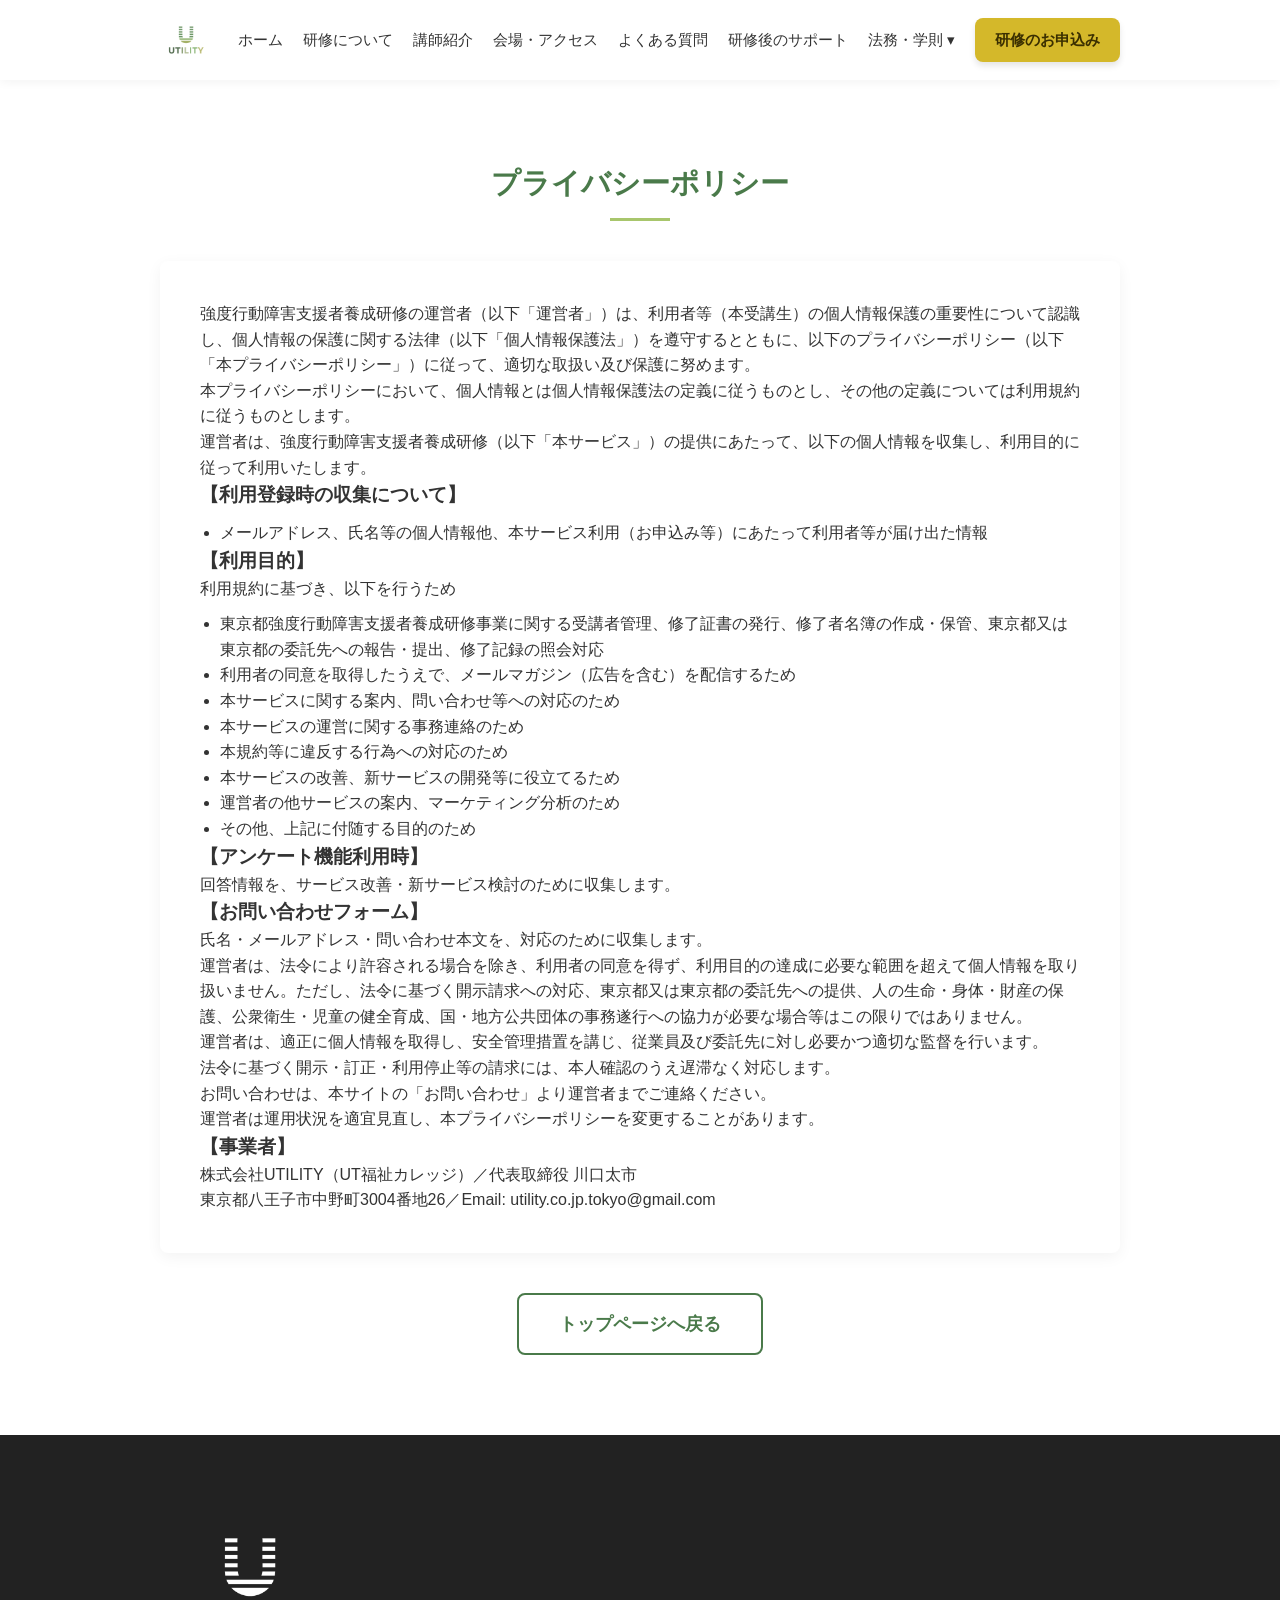
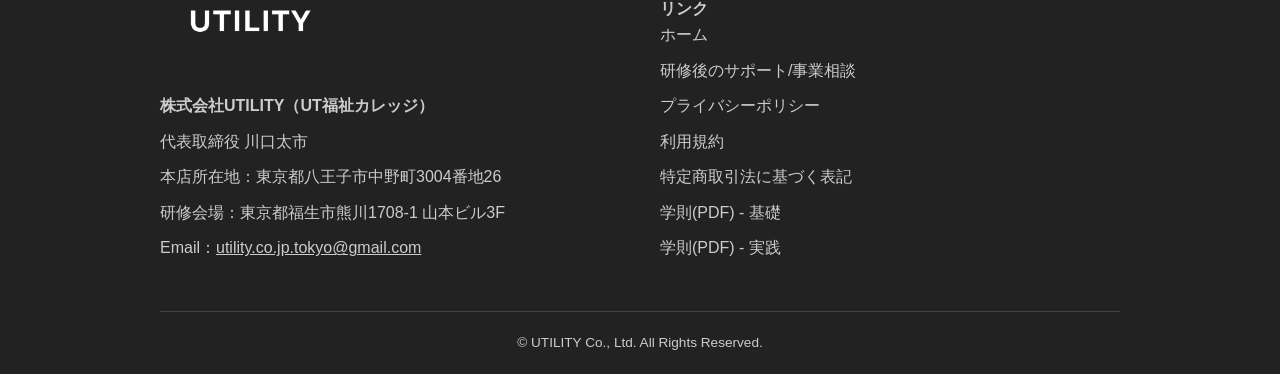
<file: privacy.html>
<!DOCTYPE html>
<html lang="ja">
<head>
  <meta charset="UTF-8">
  <meta name="viewport" content="width=device-width, initial-scale=1.0">
  <title>プライバシーポリシー｜UT福祉カレッジ</title>
  <link rel="stylesheet" href="css/style.css">
  <!-- Favicon -->
  <link rel="icon" type="image/png" href="favicon-96x96.png" sizes="96x96" />
  <link rel="icon" type="image/svg+xml" href="favicon.svg" />
  <link rel="shortcut icon" href="favicon.ico" />
  <link rel="apple-touch-icon" sizes="180x180" href="apple-touch-icon.png" />
  <link rel="manifest" href="site.webmanifest" />
</head>
<body>
  <header class="header">
    <div class="header-inner">
      <a href="index.html" class="logo">
        <img src="images/logo.png" alt="UT福祉カレッジ" width="260" height="52" style="width: auto; height: 52px;">
      </a>
      <button class="hamburger" id="hamburger" aria-label="メニューを開く" aria-expanded="false">
  <span></span><span></span><span></span>
</button>
      <nav class="header-nav">
        <ul class="header-nav-list">
          <li><a href="index.html">ホーム</a></li>
          <li><a href="index.html#about">研修について</a></li>
          <li><a href="index.html#teacher">講師紹介</a></li>
          <li><a href="index.html#access">会場・アクセス</a></li>
          <li><a href="index.html#faq">よくある質問</a></li>
          <li><a href="services.html">研修後のサポート</a></li>
          <li class="has-dropdown">
            <a href="javascript:void(0)" class="dropdown-toggle">法務・学則 ▾</a>
            <ul class="dropdown-menu">
              <li><a href="terms.html">利用規約</a></li>
              <li><a href="privacy.html">個人情報保護方針</a></li>
              <li><a href="docs/gakusoku-kiso.pdf" target="_blank" rel="noopener">基礎研修 学則(PDF)</a></li>
              <li><a href="docs/gakusoku-jissen.pdf" target="_blank" rel="noopener">実践研修 学則(PDF)</a></li>
            </ul>
          </li>
        </ul>
        <a href="https://docs.google.com/forms/d/e/1FAIpQLSePDVOsYhIBRIPuHGyegQP8HumM7EN6QQeE5Xfd3BGoet1c9A/viewform" target="_blank" rel="noopener" class="btn btn-cta header-cta">研修のお申込み</a>
      </nav>
    </div>
  </header>
  <main class="main-content" style="padding-top: var(--header-height);">
    <section class="section">
      <div class="container">
        <h1 class="section-title">プライバシーポリシー</h1>
        <div class="content-box content-policy">
          <p>強度行動障害支援者養成研修の運営者（以下「運営者」）は、利用者等（本受講生）の個人情報保護の重要性について認識し、個人情報の保護に関する法律（以下「個人情報保護法」）を遵守するとともに、以下のプライバシーポリシー（以下「本プライバシーポリシー」）に従って、適切な取扱い及び保護に努めます。</p>

          <p>本プライバシーポリシーにおいて、個人情報とは個人情報保護法の定義に従うものとし、その他の定義については利用規約に従うものとします。</p>

          <p>運営者は、強度行動障害支援者養成研修（以下「本サービス」）の提供にあたって、以下の個人情報を収集し、利用目的に従って利用いたします。</p>

          <h3 class="mt-20">【利用登録時の収集について】</h3>
          <ul style="list-style-type: disc; padding-left: 20px; margin-top: 10px;">
            <li>メールアドレス、氏名等の個人情報他、本サービス利用（お申込み等）にあたって利用者等が届け出た情報</li>
          </ul>

          <h3 class="mt-20">【利用目的】</h3>
          <p>利用規約に基づき、以下を行うため</p>
          <ul style="list-style-type: disc; padding-left: 20px; margin-top: 10px;">
            <li>東京都強度行動障害支援者養成研修事業に関する受講者管理、修了証書の発行、修了者名簿の作成・保管、東京都又は東京都の委託先への報告・提出、修了記録の照会対応</li>
            <li>利用者の同意を取得したうえで、メールマガジン（広告を含む）を配信するため</li>
            <li>本サービスに関する案内、問い合わせ等への対応のため</li>
            <li>本サービスの運営に関する事務連絡のため</li>
            <li>本規約等に違反する行為への対応のため</li>
            <li>本サービスの改善、新サービスの開発等に役立てるため</li>
            <li>運営者の他サービスの案内、マーケティング分析のため</li>
            <li>その他、上記に付随する目的のため</li>
          </ul>

          
          
          <h3 class="mt-20">【アンケート機能利用時】</h3>
          <p>回答情報を、サービス改善・新サービス検討のために収集します。</p>
          
          <h3 class="mt-20">【お問い合わせフォーム】</h3>
          <p>氏名・メールアドレス・問い合わせ本文を、対応のために収集します。</p>

          <p class="mt-20">運営者は、法令により許容される場合を除き、利用者の同意を得ず、利用目的の達成に必要な範囲を超えて個人情報を取り扱いません。ただし、法令に基づく開示請求への対応、東京都又は東京都の委託先への提供、人の生命・身体・財産の保護、公衆衛生・児童の健全育成、国・地方公共団体の事務遂行への協力が必要な場合等はこの限りではありません。</p>

          <p class="mt-20">運営者は、適正に個人情報を取得し、安全管理措置を講じ、従業員及び委託先に対し必要かつ適切な監督を行います。<br>法令に基づく開示・訂正・利用停止等の請求には、本人確認のうえ遅滞なく対応します。<br>お問い合わせは、本サイトの「お問い合わせ」より運営者までご連絡ください。<br>運営者は運用状況を適宜見直し、本プライバシーポリシーを変更することがあります。</p>

          <h3 class="mt-20">【事業者】</h3>
          <p>株式会社UTILITY（UT福祉カレッジ）／代表取締役 川口太市<br>東京都八王子市中野町3004番地26／Email: utility.co.jp.tokyo@gmail.com</p>
        </div>
        <div class="btn-wrap text-center mt-40">
          <a href="index.html" class="btn btn-outline">トップページへ戻る</a>
        </div>
      </div>
    </section>
  </main>
  <footer class="footer">
    <div class="container">
      <div class="footer-inner">
        <div class="footer-info">
          <div class="footer-logo" style="margin-bottom:18px; line-height:0;">
            <img src="images/logo.png" alt="UT福祉カレッジ" style="width:auto; display:block;">
          </div>
          <p><strong>株式会社UTILITY（UT福祉カレッジ）</strong></p>
          <p>代表取締役 川口太市</p>
          <p>本店所在地：東京都八王子市中野町3004番地26</p>
          <p>研修会場：東京都福生市熊川1708-1 山本ビル3F</p>
          <p>Email：<a href="mailto:utility.co.jp.tokyo@gmail.com?subject=お問い合わせ" style="color: inherit; text-decoration: underline;">utility.co.jp.tokyo@gmail.com</a></p>
        </div>
        <div class="footer-links">
          <h4>リンク</h4>
          <ul class="mt-20">
            <li><a href="index.html">ホーム</a></li>
            <li><a href="services.html">研修後のサポート/事業相談</a></li>
            <li><a href="privacy.html">プライバシーポリシー</a></li>
            <li><a href="terms.html">利用規約</a></li>
            <li><a href="tokushoho.html">特定商取引法に基づく表記</a></li>
            <li><a href="docs/gakusoku-kiso.pdf" target="_blank" rel="noopener">学則(PDF) - 基礎</a></li>
            <li><a href="docs/gakusoku-jissen.pdf" target="_blank" rel="noopener">学則(PDF) - 実践</a></li>
          </ul>
        </div>
      </div>
      <p class="copyright">&copy; UTILITY Co., Ltd. All Rights Reserved.</p>
    </div>
  </footer>
<script>
  const ham = document.getElementById('hamburger');
  const nav = document.querySelector('.header-nav');
  if (ham && nav) {
    ham.addEventListener('click', () => {
      const open = nav.classList.toggle('is-open');
      ham.setAttribute('aria-expanded', open);
    });
    nav.querySelectorAll('a').forEach(a =>
      a.addEventListener('click', () => nav.classList.remove('is-open'))
    );
  }
</script>
</body>
</html>
</file>
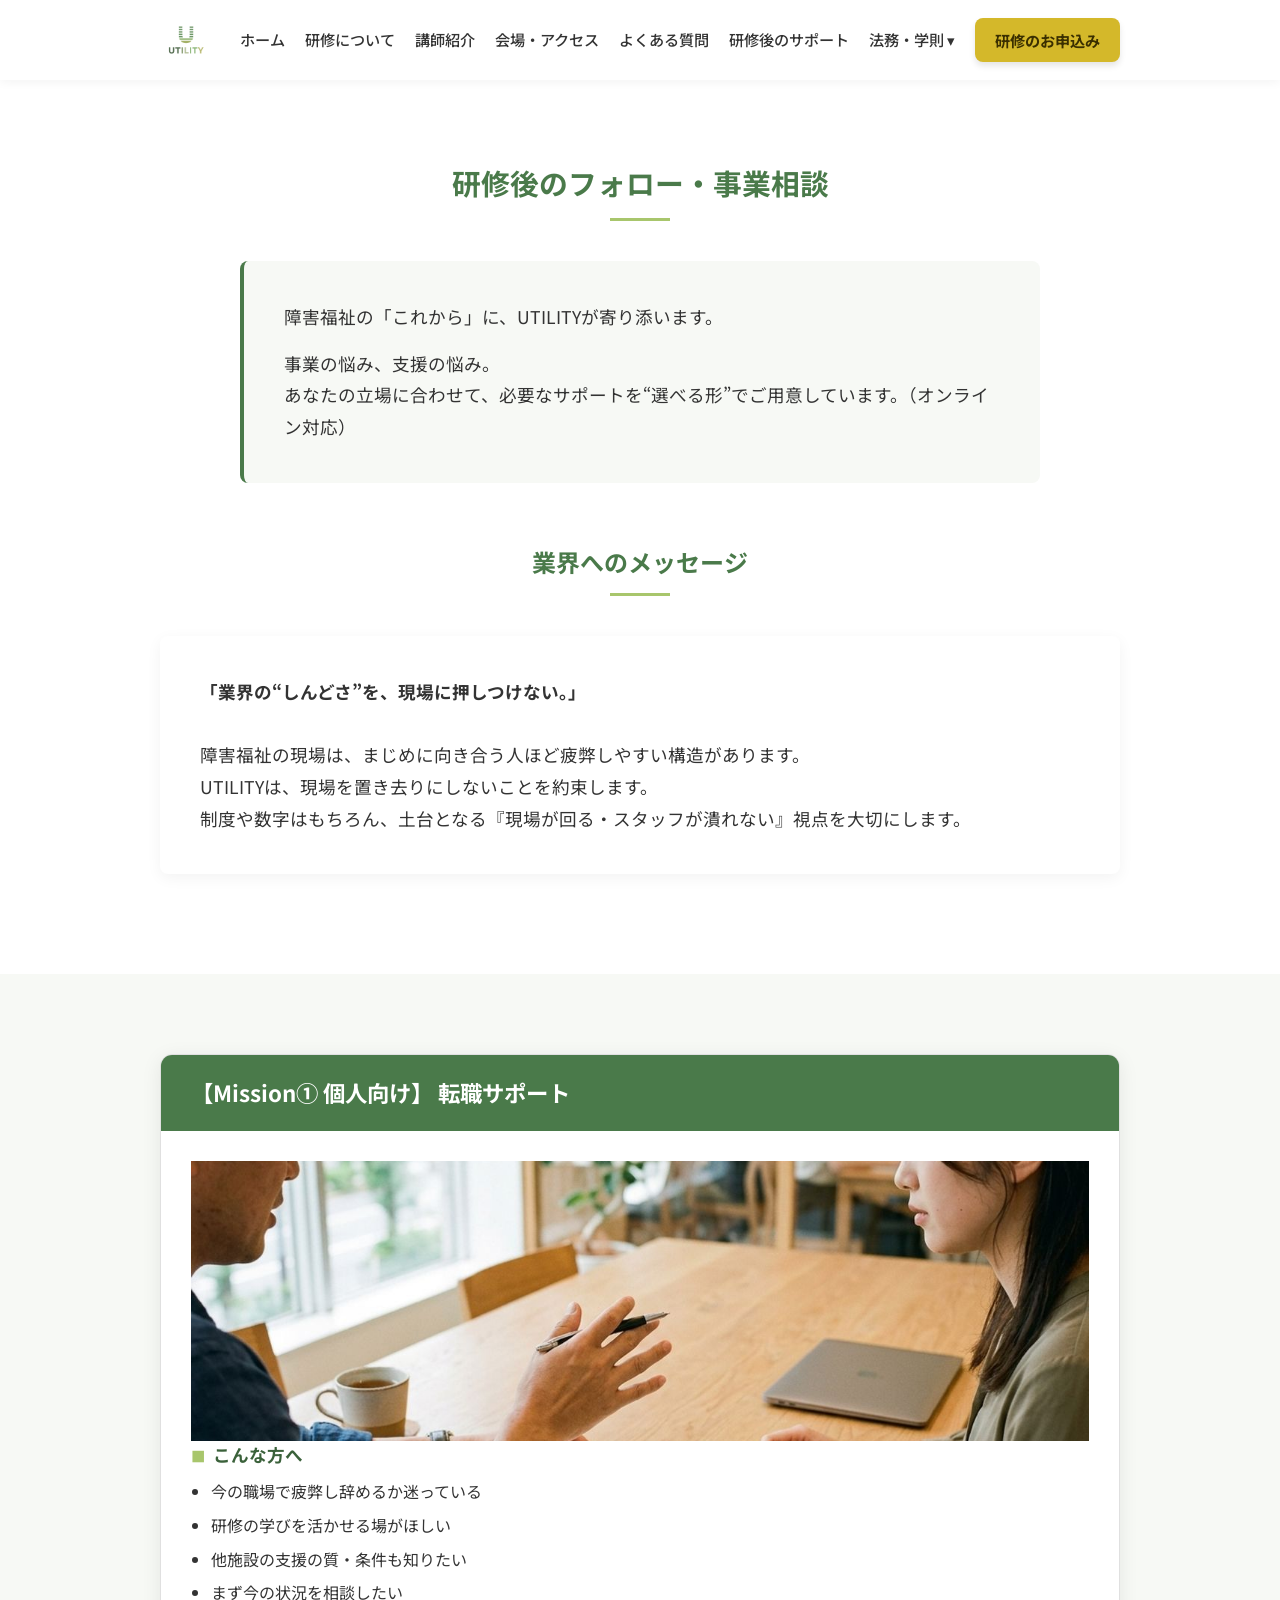
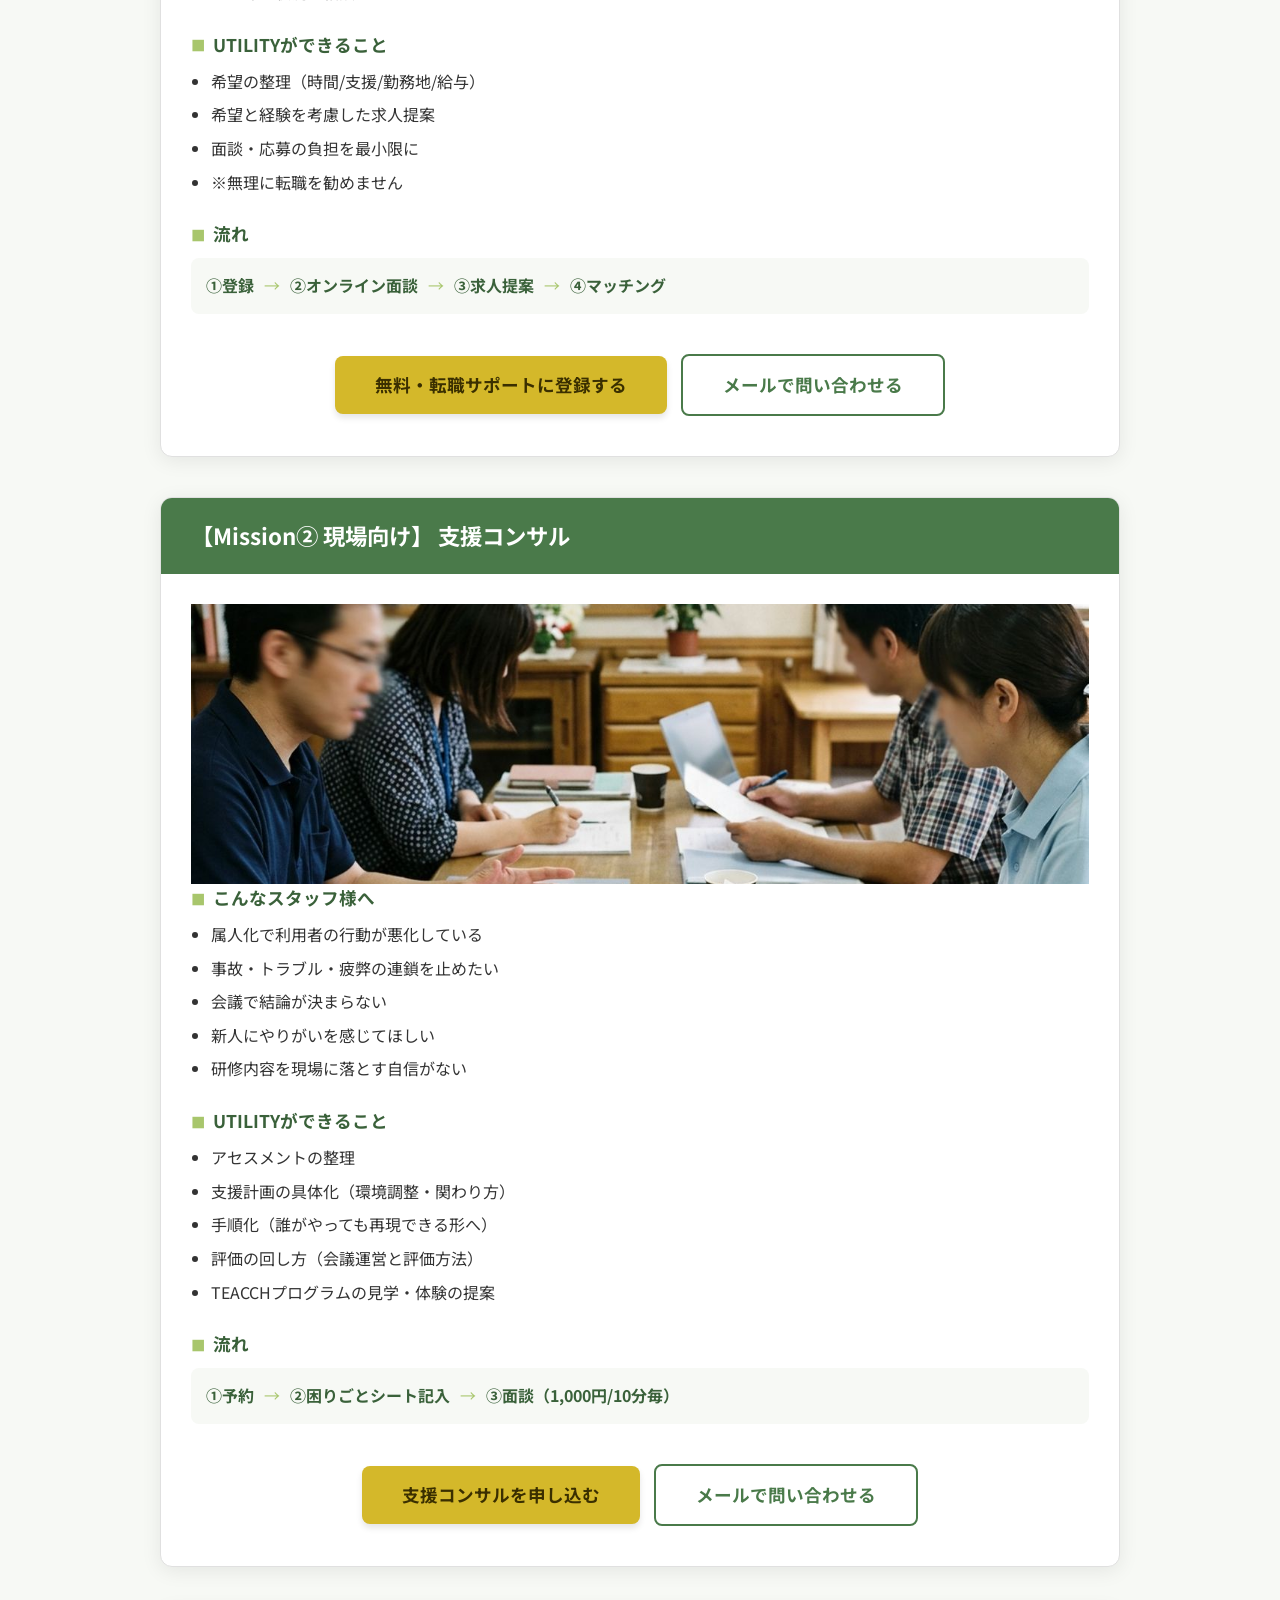
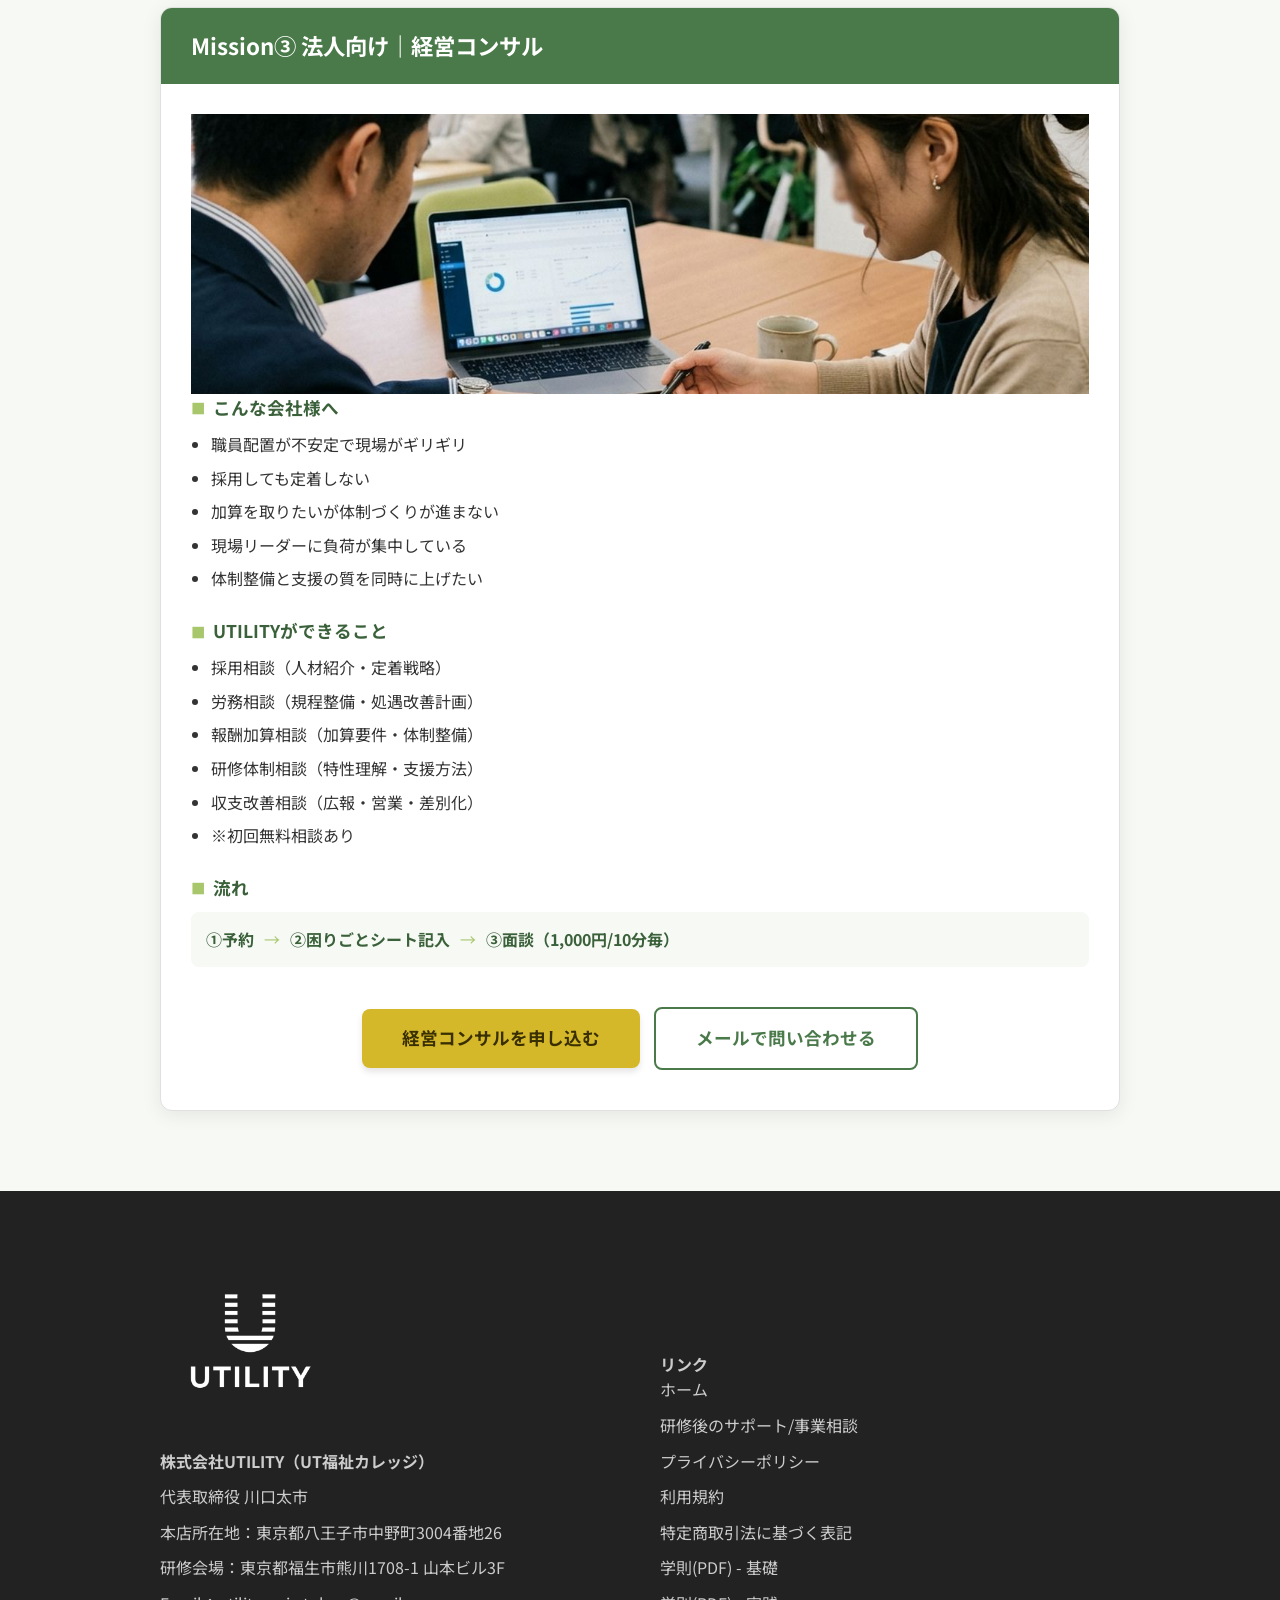
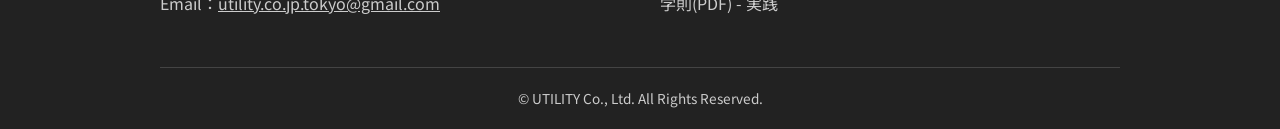
<file: services.html>
<!DOCTYPE html>
<html lang="ja">
<head>
  <meta charset="UTF-8">
  <meta name="viewport" content="width=device-width, initial-scale=1.0">
  <title>研修後のフォロー・事業相談｜UT福祉カレッジ（株式会社UTILITY）</title>
  <meta name="description" content="障害福祉の現場は、まじめに向き合う人ほど疲弊しやすい構造があります。UTILITYは、現場を置き去りにしないことを約束します。転職サポート・支援コンサル・経営コンサルなど、研修後のフォローや事業相談を承ります。">
  <link rel="canonical" href="https://utility-s.github.io/ut-college/services.html">
  
  <!-- OGP -->
  <meta property="og:type" content="article">
  <meta property="og:url" content="https://utility-s.github.io/ut-college/services.html">
  <meta property="og:title" content="研修後のフォロー・事業相談｜UT福祉カレッジ（株式会社UTILITY）">
  <meta property="og:description" content="研修後のフォローや事業相談を承ります。現場を置き去りにしない、転職サポート・支援コンサル・経営コンサルのご紹介。">
  <meta property="og:site_name" content="UT福祉カレッジ">
  <meta property="og:image" content="https://utility-s.github.io/ut-college/images/ogp.png">

  <!-- Favicon -->
  <link rel="icon" type="image/png" href="favicon-96x96.png" sizes="96x96" />
  <link rel="icon" type="image/svg+xml" href="favicon.svg" />
  <link rel="shortcut icon" href="favicon.ico" />
  <link rel="apple-touch-icon" sizes="180x180" href="apple-touch-icon.png" />
  <link rel="manifest" href="site.webmanifest" />

  <!-- Google Fonts -->
  <link rel="preconnect" href="https://fonts.googleapis.com">
  <link rel="preconnect" href="https://fonts.gstatic.com" crossorigin>
  <link href="https://fonts.googleapis.com/css2?family=Noto+Sans+JP:wght@400;500;700;900&display=swap" rel="stylesheet">

  <!-- CSS -->
  <link rel="stylesheet" href="css/style.css">
</head>
<body>

  <!-- ヘッダー -->
  <header class="header">
    <div class="header-inner">
      <a href="index.html" class="logo">
        <img src="images/logo.png" alt="UT福祉カレッジ" width="260" height="52" style="width: auto; height: 52px;">
      </a>
      <button class="hamburger" id="hamburger" aria-label="メニューを開く" aria-expanded="false">
  <span></span><span></span><span></span>
</button>
      <nav class="header-nav">
        <ul class="header-nav-list">
          <li><a href="index.html">ホーム</a></li>
          <li><a href="index.html#about">研修について</a></li>
          <li><a href="index.html#teacher">講師紹介</a></li>
          <li><a href="index.html#access">会場・アクセス</a></li>
          <li><a href="index.html#faq">よくある質問</a></li>
          <li><a href="services.html">研修後のサポート</a></li>
          <li class="has-dropdown">
            <a href="javascript:void(0)" class="dropdown-toggle">法務・学則 ▾</a>
            <ul class="dropdown-menu">
              <li><a href="terms.html">利用規約</a></li>
              <li><a href="privacy.html">個人情報保護方針</a></li>
              <li><a href="docs/gakusoku-kiso.pdf" target="_blank" rel="noopener">基礎研修 学則(PDF)</a></li>
              <li><a href="docs/gakusoku-jissen.pdf" target="_blank" rel="noopener">実践研修 学則(PDF)</a></li>
            </ul>
          </li>
        </ul>
        <a href="https://docs.google.com/forms/d/e/1FAIpQLSePDVOsYhIBRIPuHGyegQP8HumM7EN6QQeE5Xfd3BGoet1c9A/viewform" target="_blank" rel="noopener" class="btn btn-cta header-cta">研修のお申込み</a>
      </nav>
    </div>
  </header>

  <!-- モバイル用下部固定CTA（任意でメール等へ） -->
  <div class="mobile-fixed-cta">
    <a href="mailto:utility.co.jp.tokyo@gmail.com?subject=お問い合わせ" class="btn btn-cta">メールで相談する</a>
  </div>

  <main style="padding-top: var(--header-height);">
    
    <section class="section fade-in">
      <div class="container">
        <h1 class="section-title">研修後のフォロー・事業相談</h1>
        
        <div class="service-message">
          <p>障害福祉の「これから」に、UTILITYが寄り添います。</p>
          <p>事業の悩み、支援の悩み。<br>あなたの立場に合わせて、必要なサポートを“選べる形”でご用意しています。（オンライン対応）</p>
        </div>

        <h2 class="section-title" style="font-size: 1.5rem;">業界へのメッセージ</h2>
        <div class="content-box mb-20">
          <p style="font-size: 1.1rem; line-height: 1.8;">
            <strong>「業界の“しんどさ”を、現場に押しつけない。」</strong><br><br>
            障害福祉の現場は、まじめに向き合う人ほど疲弊しやすい構造があります。<br>
            UTILITYは、現場を置き去りにしないことを約束します。<br>
            制度や数字はもちろん、土台となる『現場が回る・スタッフが潰れない』視点を大切にします。
          </p>
        </div>
      </div>
    </section>

    <section class="section section-light fade-in">
      <div class="container">
        <div class="service-cards">
          
          <!-- Mission 1 -->
          <div class="service-card">
            <div class="service-card-header">
              <h3>【Mission① 個人向け】 転職サポート</h3>
            </div>
            <div class="service-card-body">
              <div class="service-card-image">
  <img src="images/service-career.jpg" alt="キャリア相談の面談イメージ" loading="lazy">
</div>
              <div class="service-card-section">
                <h4>こんな方へ</h4>
                <ul>
                  <li>今の職場で疲弊し辞めるか迷っている</li>
                  <li>研修の学びを活かせる場がほしい</li>
                  <li>他施設の支援の質・条件も知りたい</li>
                  <li>まず今の状況を相談したい</li>
                </ul>
              </div>
              <div class="service-card-section">
                <h4>UTILITYができること</h4>
                <ul>
                  <li>希望の整理（時間/支援/勤務地/給与）</li>
                  <li>希望と経験を考慮した求人提案</li>
                  <li>面談・応募の負担を最小限に</li>
                  <li>※無理に転職を勧めません</li>
                </ul>
              </div>
              <div class="service-card-section">
                <h4>流れ</h4>
                <div class="service-flow">
                  <span class="service-flow-step">①登録</span>
                  <span class="service-flow-arrow">→</span>
                  <span class="service-flow-step">②オンライン面談</span>
                  <span class="service-flow-arrow">→</span>
                  <span class="service-flow-step">③求人提案</span>
                  <span class="service-flow-arrow">→</span>
                  <span class="service-flow-step">④マッチング</span>
                </div>
              </div>
              <div class="text-center mt-40">
                <a href="https://docs.google.com/forms/d/e/1FAIpQLSfD_FpQgpTkn9lmagQPpd5Sr_S8SRblcDOETqLniTEZYLwepQ/viewform" target="_blank" rel="noopener" class="btn btn-cta" style="margin-right:10px; margin-bottom:10px;">無料・転職サポートに登録する</a>
                <a href="mailto:utility.co.jp.tokyo@gmail.com?subject=お問い合わせ" class="btn btn-outline" style="margin-bottom:10px;">メールで問い合わせる</a>
              </div>
            </div>
          </div>

          <!-- Mission 2 -->
          <div class="service-card">
            <div class="service-card-header">
              <h3>【Mission② 現場向け】 支援コンサル</h3>
            </div>
            <div class="service-card-body">
              <div class="service-card-image">
  <img src="images/service-support.jpg" alt="支援コンサルのイメージ" loading="lazy">
</div>
              <div class="service-card-section">
                <h4>こんなスタッフ様へ</h4>
                <ul>
                  <li>属人化で利用者の行動が悪化している</li>
                  <li>事故・トラブル・疲弊の連鎖を止めたい</li>
                  <li>会議で結論が決まらない</li>
                  <li>新人にやりがいを感じてほしい</li>
                  <li>研修内容を現場に落とす自信がない</li>
                </ul>
              </div>
              <div class="service-card-section">
                <h4>UTILITYができること</h4>
                <ul>
                  <li>アセスメントの整理</li>
                  <li>支援計画の具体化（環境調整・関わり方）</li>
                  <li>手順化（誰がやっても再現できる形へ）</li>
                  <li>評価の回し方（会議運営と評価方法）</li>
                  <li>TEACCHプログラムの見学・体験の提案</li>
                </ul>
              </div>
              <div class="service-card-section">
                <h4>流れ</h4>
                <div class="service-flow">
                  <span class="service-flow-step">①予約</span>
                  <span class="service-flow-arrow">→</span>
                  <span class="service-flow-step">②困りごとシート記入</span>
                  <span class="service-flow-arrow">→</span>
                  <span class="service-flow-step">③面談（1,000円/10分毎）</span>
                </div>
              </div>
              <div class="text-center mt-40">
                <a href="https://docs.google.com/forms/d/e/1FAIpQLSdieSIXvcWFPDuTefz9pIerNgRsGVVTuarnCUIXkRqlnNh6lw/viewform" target="_blank" rel="noopener" class="btn btn-cta" style="margin-right:10px; margin-bottom:10px;">支援コンサルを申し込む</a>
                <a href="mailto:utility.co.jp.tokyo@gmail.com?subject=お問い合わせ" class="btn btn-outline" style="margin-bottom:10px;">メールで問い合わせる</a>
              </div>
            </div>
          </div>

          <!-- Mission 3 -->
          <div class="service-card">
            <div class="service-card-header">
              <h3>Mission③ 法人向け｜経営コンサル</h3>
            </div>
            <div class="service-card-body">
              <div class="service-card-image">
  <img src="images/service-management.jpg" alt="経営コンサルのイメージ" loading="lazy">
</div>
              <div class="service-card-section">
                <h4>こんな会社様へ</h4>
                <ul>
                  <li>職員配置が不安定で現場がギリギリ</li>
                  <li>採用しても定着しない</li>
                  <li>加算を取りたいが体制づくりが進まない</li>
                  <li>現場リーダーに負荷が集中している</li>
                  <li>体制整備と支援の質を同時に上げたい</li>
                </ul>
              </div>
              <div class="service-card-section">
                <h4>UTILITYができること</h4>
                <ul>
                  <li>採用相談（人材紹介・定着戦略）</li>
                  <li>労務相談（規程整備・処遇改善計画）</li>
                  <li>報酬加算相談（加算要件・体制整備）</li>
                  <li>研修体制相談（特性理解・支援方法）</li>
                  <li>収支改善相談（広報・営業・差別化）</li>
                  <li>※初回無料相談あり</li>
                </ul>
              </div>
              <div class="service-card-section">
                <h4>流れ</h4>
                <div class="service-flow">
                  <span class="service-flow-step">①予約</span>
                  <span class="service-flow-arrow">→</span>
                  <span class="service-flow-step">②困りごとシート記入</span>
                  <span class="service-flow-arrow">→</span>
                  <span class="service-flow-step">③面談（1,000円/10分毎）</span>
                </div>
              </div>
              <div class="text-center mt-40">
                <a href="https://docs.google.com/forms/d/e/1FAIpQLSdieSIXvcWFPDuTefz9pIerNgRsGVVTuarnCUIXkRqlnNh6lw/viewform" target="_blank" rel="noopener" class="btn btn-cta" style="margin-right:10px; margin-bottom:10px;">経営コンサルを申し込む</a>
                <a href="mailto:utility.co.jp.tokyo@gmail.com?subject=お問い合わせ" class="btn btn-outline" style="margin-bottom:10px;">メールで問い合わせる</a>
              </div>
            </div>
          </div>

        </div>
      </div>
    </section>

  </main>

  <!-- フッター -->
  <footer class="footer">
    <div class="container">
      <div class="footer-inner">
        <div class="footer-info">
          <div class="footer-logo" style="margin-bottom:18px; line-height:0;">
            <img src="images/logo.png" alt="UT福祉カレッジ" style="width:auto; display:block;">
          </div>
          <p><strong>株式会社UTILITY（UT福祉カレッジ）</strong></p>
          <p>代表取締役 川口太市</p>
          <p>本店所在地：東京都八王子市中野町3004番地26</p>
          <p>研修会場：東京都福生市熊川1708-1 山本ビル3F</p>
          <p>Email：<a href="mailto:utility.co.jp.tokyo@gmail.com?subject=お問い合わせ" style="color: inherit; text-decoration: underline;">utility.co.jp.tokyo@gmail.com</a></p>
        </div>
        <div class="footer-links">
          <h4>リンク</h4>
          <ul class="mt-20">
            <li><a href="index.html">ホーム</a></li>
            <li><a href="services.html">研修後のサポート/事業相談</a></li>
            <li><a href="privacy.html">プライバシーポリシー</a></li>
            <li><a href="terms.html">利用規約</a></li>
            <li><a href="tokushoho.html">特定商取引法に基づく表記</a></li>
            <li><a href="docs/gakusoku-kiso.pdf" target="_blank" rel="noopener">学則(PDF) - 基礎</a></li>
            <li><a href="docs/gakusoku-jissen.pdf" target="_blank" rel="noopener">学則(PDF) - 実践</a></li>
          </ul>
        </div>
      </div>
      <p class="copyright">&copy; UTILITY Co., Ltd. All Rights Reserved.</p>
    </div>
  </footer>

  <script src="js/main.js"></script>
<script>
  const ham = document.getElementById('hamburger');
  const nav = document.querySelector('.header-nav');
  if (ham && nav) {
    ham.addEventListener('click', () => {
      const open = nav.classList.toggle('is-open');
      ham.setAttribute('aria-expanded', open);
    });
    nav.querySelectorAll('a').forEach(a =>
      a.addEventListener('click', () => nav.classList.remove('is-open'))
    );
  }
</script>
</body>
</html>
</file>
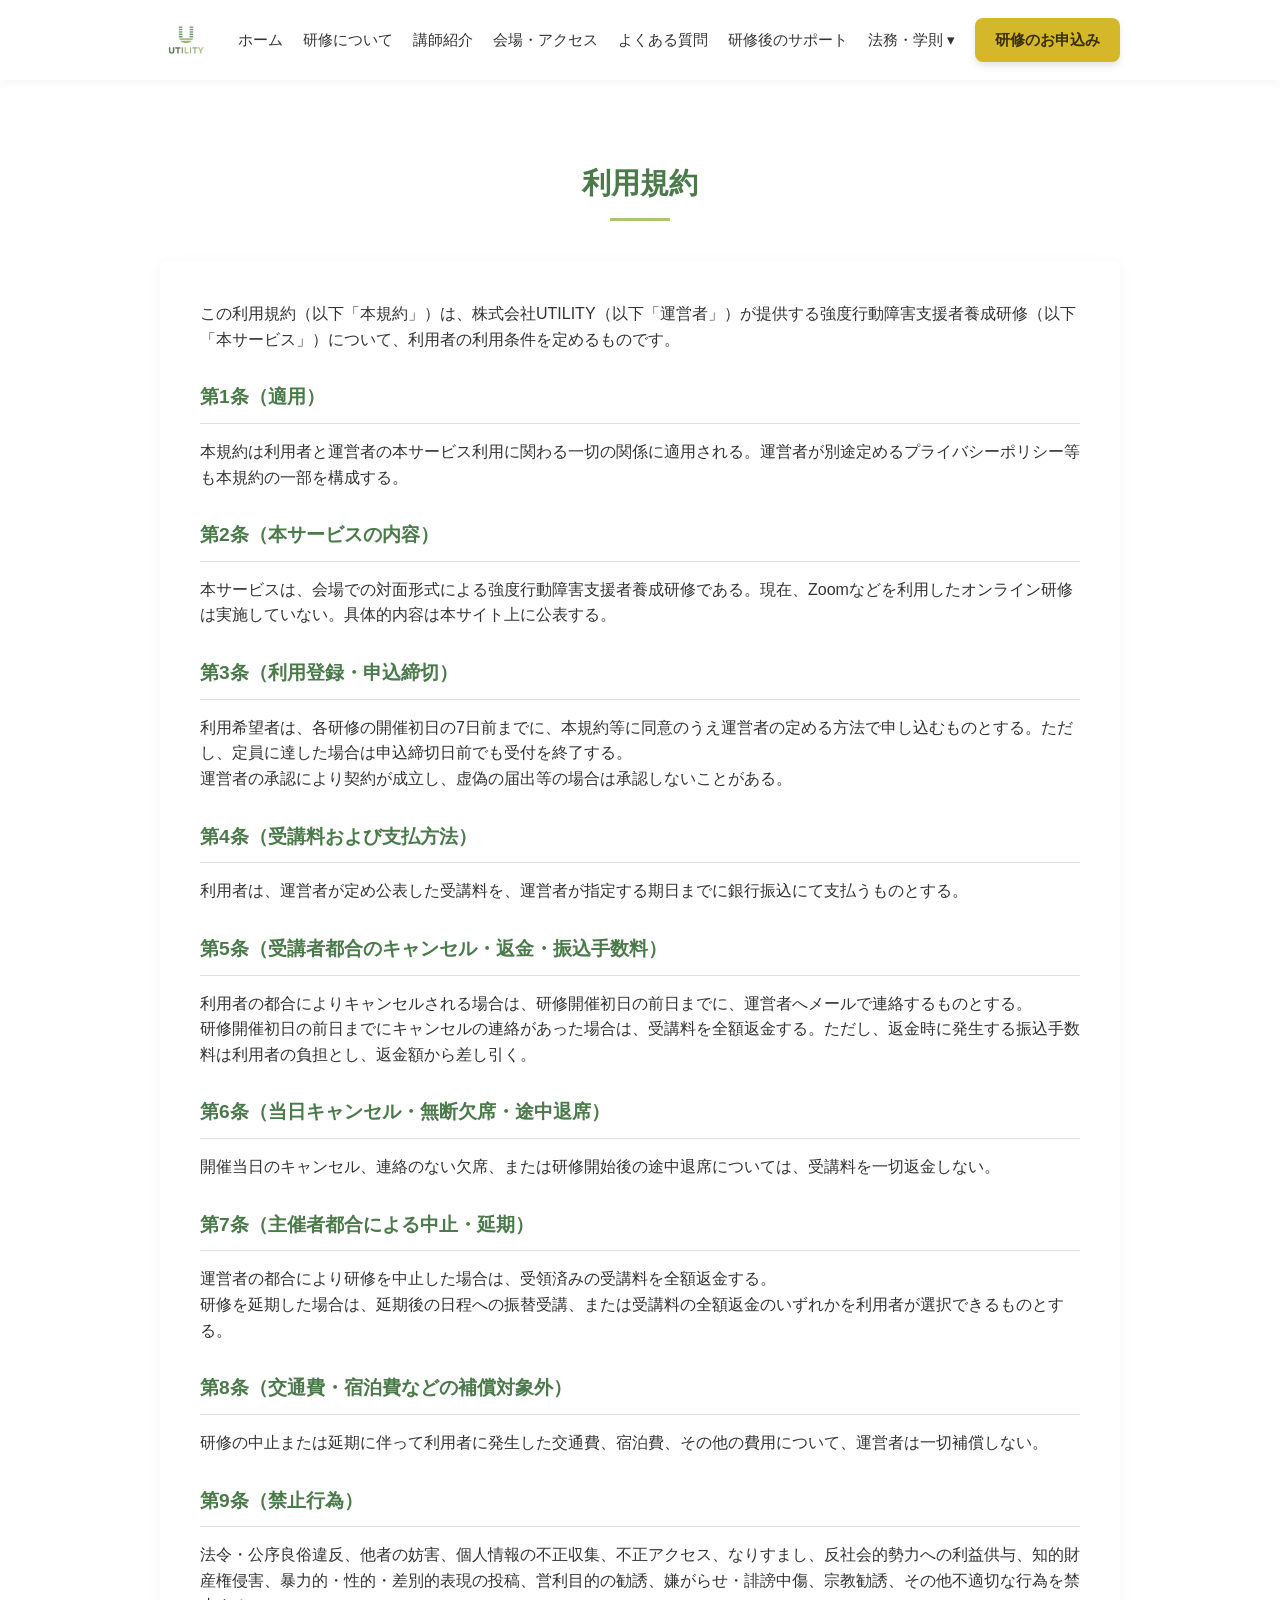
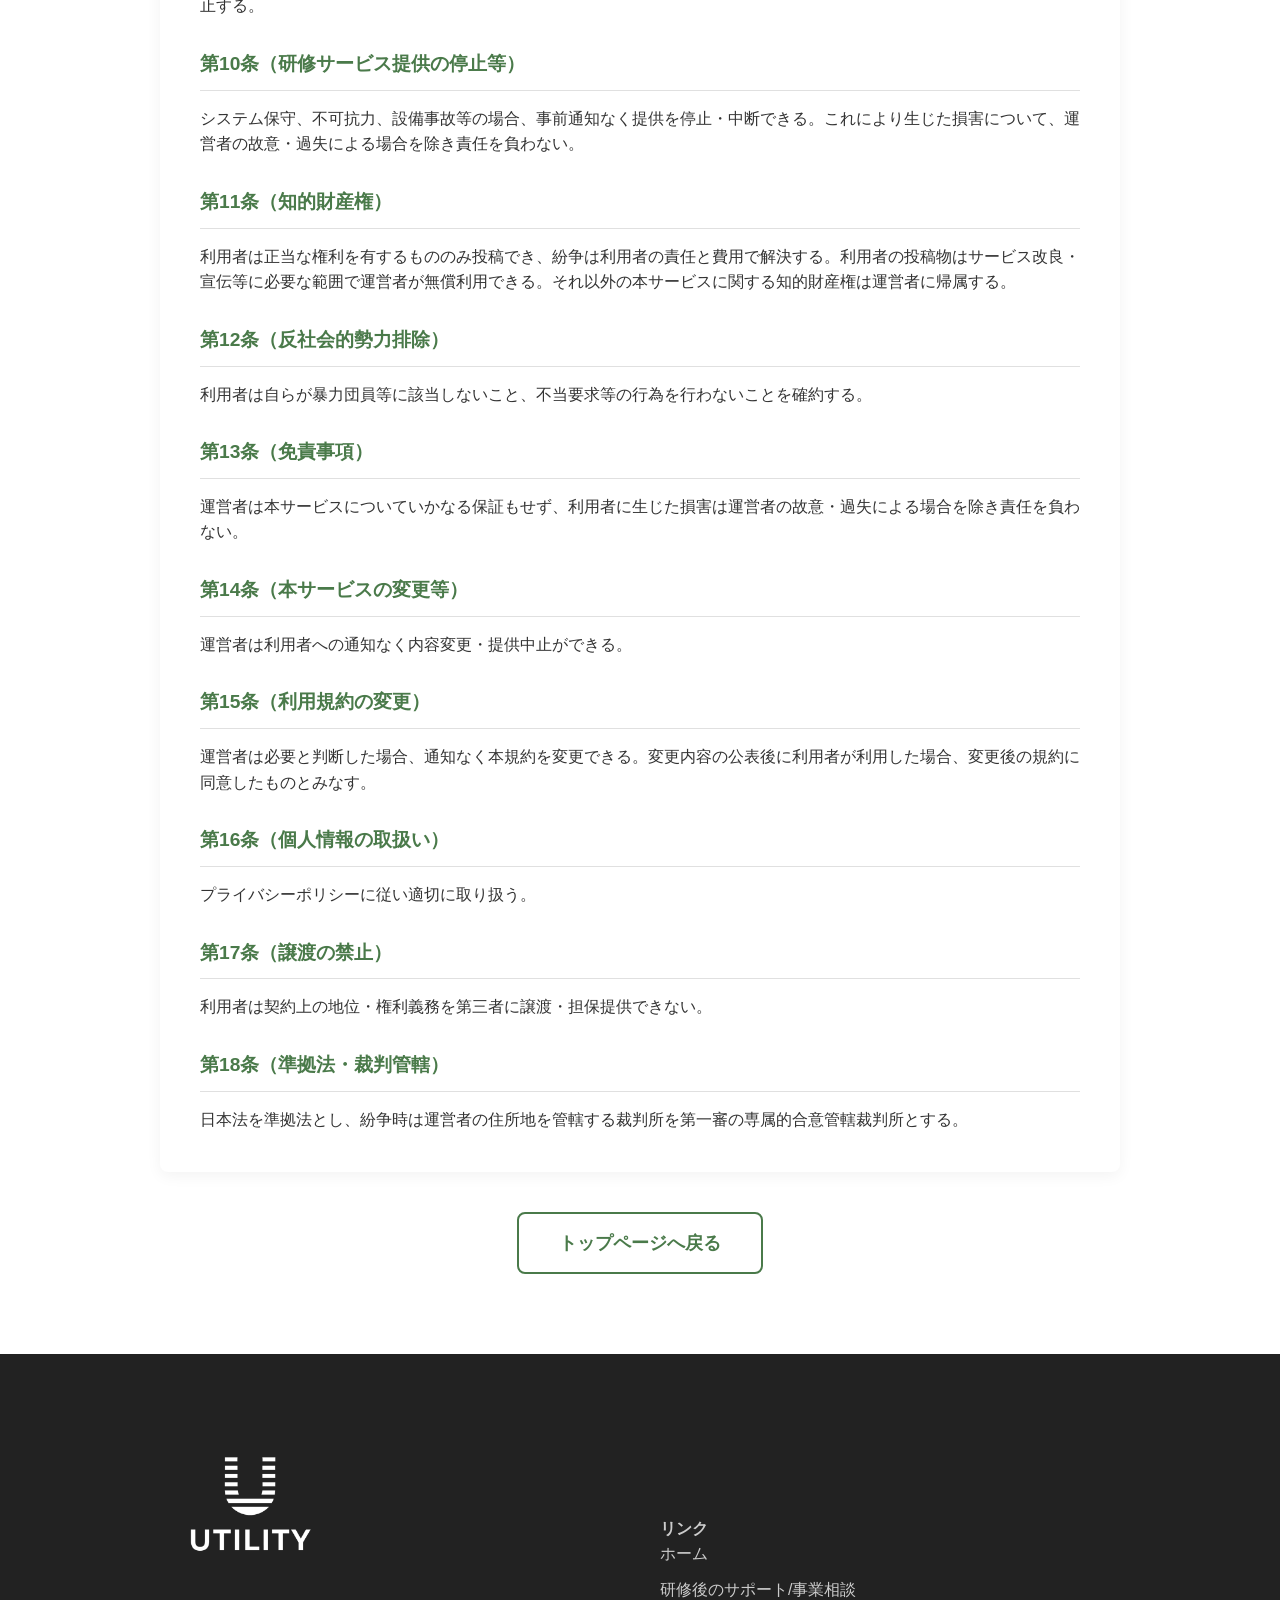
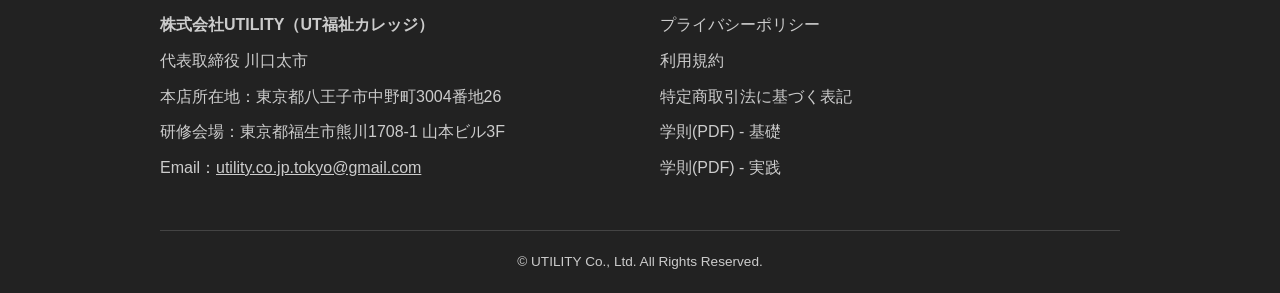
<file: terms.html>
<!DOCTYPE html>
<html lang="ja">
<head>
  <meta charset="UTF-8">
  <meta name="viewport" content="width=device-width, initial-scale=1.0">
  <title>利用規約｜UT福祉カレッジ</title>
  <link rel="stylesheet" href="css/style.css">
  <!-- Favicon -->
  <link rel="icon" type="image/png" href="favicon-96x96.png" sizes="96x96" />
  <link rel="icon" type="image/svg+xml" href="favicon.svg" />
  <link rel="shortcut icon" href="favicon.ico" />
  <link rel="apple-touch-icon" sizes="180x180" href="apple-touch-icon.png" />
  <link rel="manifest" href="site.webmanifest" />
</head>
<body>
  <header class="header">
    <div class="header-inner">
      <a href="index.html" class="logo">
        <img src="images/logo.png" alt="UT福祉カレッジ" width="260" height="52" style="width: auto; height: 52px;">
      </a>
      <button class="hamburger" id="hamburger" aria-label="メニューを開く" aria-expanded="false">
  <span></span><span></span><span></span>
</button>
      <nav class="header-nav">
        <ul class="header-nav-list">
          <li><a href="index.html">ホーム</a></li>
          <li><a href="index.html#about">研修について</a></li>
          <li><a href="index.html#teacher">講師紹介</a></li>
          <li><a href="index.html#access">会場・アクセス</a></li>
          <li><a href="index.html#faq">よくある質問</a></li>
          <li><a href="services.html">研修後のサポート</a></li>
          <li class="has-dropdown">
            <a href="javascript:void(0)" class="dropdown-toggle">法務・学則 ▾</a>
            <ul class="dropdown-menu">
              <li><a href="terms.html">利用規約</a></li>
              <li><a href="privacy.html">個人情報保護方針</a></li>
              <li><a href="docs/gakusoku-kiso.pdf" target="_blank" rel="noopener">基礎研修 学則(PDF)</a></li>
              <li><a href="docs/gakusoku-jissen.pdf" target="_blank" rel="noopener">実践研修 学則(PDF)</a></li>
            </ul>
          </li>
        </ul>
        <a href="https://docs.google.com/forms/d/e/1FAIpQLSePDVOsYhIBRIPuHGyegQP8HumM7EN6QQeE5Xfd3BGoet1c9A/viewform" target="_blank" rel="noopener" class="btn btn-cta header-cta">研修のお申込み</a>
      </nav>
    </div>
  </header>
  <main class="main-content" style="padding-top: var(--header-height);">
    <section class="section">
      <div class="container">
        <h1 class="section-title">利用規約</h1>
        <div class="content-box content-policy">
          <p>この利用規約（以下「本規約」）は、株式会社UTILITY（以下「運営者」）が提供する強度行動障害支援者養成研修（以下「本サービス」）について、利用者の利用条件を定めるものです。</p>

          <h2>第1条（適用）</h2>
          <p>本規約は利用者と運営者の本サービス利用に関わる一切の関係に適用される。運営者が別途定めるプライバシーポリシー等も本規約の一部を構成する。</p>

          <h2>第2条（本サービスの内容）</h2>
          <p>本サービスは、会場での対面形式による強度行動障害支援者養成研修である。現在、Zoomなどを利用したオンライン研修は実施していない。具体的内容は本サイト上に公表する。</p>

          <h2>第3条（利用登録・申込締切）</h2>
          <p>利用希望者は、各研修の開催初日の7日前までに、本規約等に同意のうえ運営者の定める方法で申し込むものとする。ただし、定員に達した場合は申込締切日前でも受付を終了する。<br>運営者の承認により契約が成立し、虚偽の届出等の場合は承認しないことがある。</p>

          <h2>第4条（受講料および支払方法）</h2>
          <p>利用者は、運営者が定め公表した受講料を、運営者が指定する期日までに銀行振込にて支払うものとする。</p>

          <h2>第5条（受講者都合のキャンセル・返金・振込手数料）</h2>
          <p>利用者の都合によりキャンセルされる場合は、研修開催初日の前日までに、運営者へメールで連絡するものとする。<br>研修開催初日の前日までにキャンセルの連絡があった場合は、受講料を全額返金する。ただし、返金時に発生する振込手数料は利用者の負担とし、返金額から差し引く。</p>

          <h2>第6条（当日キャンセル・無断欠席・途中退席）</h2>
          <p>開催当日のキャンセル、連絡のない欠席、または研修開始後の途中退席については、受講料を一切返金しない。</p>

          <h2>第7条（主催者都合による中止・延期）</h2>
          <p>運営者の都合により研修を中止した場合は、受領済みの受講料を全額返金する。<br>研修を延期した場合は、延期後の日程への振替受講、または受講料の全額返金のいずれかを利用者が選択できるものとする。</p>

          <h2>第8条（交通費・宿泊費などの補償対象外）</h2>
          <p>研修の中止または延期に伴って利用者に発生した交通費、宿泊費、その他の費用について、運営者は一切補償しない。</p>

          <h2>第9条（禁止行為）</h2>
          <p>法令・公序良俗違反、他者の妨害、個人情報の不正収集、不正アクセス、なりすまし、反社会的勢力への利益供与、知的財産権侵害、暴力的・性的・差別的表現の投稿、営利目的の勧誘、嫌がらせ・誹謗中傷、宗教勧誘、その他不適切な行為を禁止する。</p>

          <h2>第10条（研修サービス提供の停止等）</h2>
          <p>システム保守、不可抗力、設備事故等の場合、事前通知なく提供を停止・中断できる。これにより生じた損害について、運営者の故意・過失による場合を除き責任を負わない。</p>

          <h2>第11条（知的財産権）</h2>
          <p>利用者は正当な権利を有するもののみ投稿でき、紛争は利用者の責任と費用で解決する。利用者の投稿物はサービス改良・宣伝等に必要な範囲で運営者が無償利用できる。それ以外の本サービスに関する知的財産権は運営者に帰属する。</p>

          <h2>第12条（反社会的勢力排除）</h2>
          <p>利用者は自らが暴力団員等に該当しないこと、不当要求等の行為を行わないことを確約する。</p>

          <h2>第13条（免責事項）</h2>
          <p>運営者は本サービスについていかなる保証もせず、利用者に生じた損害は運営者の故意・過失による場合を除き責任を負わない。</p>

          <h2>第14条（本サービスの変更等）</h2>
          <p>運営者は利用者への通知なく内容変更・提供中止ができる。</p>

          <h2>第15条（利用規約の変更）</h2>
          <p>運営者は必要と判断した場合、通知なく本規約を変更できる。変更内容の公表後に利用者が利用した場合、変更後の規約に同意したものとみなす。</p>

          <h2>第16条（個人情報の取扱い）</h2>
          <p>プライバシーポリシーに従い適切に取り扱う。</p>

          <h2>第17条（譲渡の禁止）</h2>
          <p>利用者は契約上の地位・権利義務を第三者に譲渡・担保提供できない。</p>

          <h2>第18条（準拠法・裁判管轄）</h2>
          <p>日本法を準拠法とし、紛争時は運営者の住所地を管轄する裁判所を第一審の専属的合意管轄裁判所とする。</p>
        </div>
        <div class="btn-wrap text-center mt-40">
          <a href="index.html" class="btn btn-outline">トップページへ戻る</a>
        </div>
      </div>
    </section>
  </main>
  <footer class="footer">
    <div class="container">
      <div class="footer-inner">
        <div class="footer-info">
          <div class="footer-logo" style="margin-bottom:18px; line-height:0;">
            <img src="images/logo.png" alt="UT福祉カレッジ" style="width:auto; display:block;">
          </div>
          <p><strong>株式会社UTILITY（UT福祉カレッジ）</strong></p>
          <p>代表取締役 川口太市</p>
          <p>本店所在地：東京都八王子市中野町3004番地26</p>
          <p>研修会場：東京都福生市熊川1708-1 山本ビル3F</p>
          <p>Email：<a href="mailto:utility.co.jp.tokyo@gmail.com?subject=お問い合わせ" style="color: inherit; text-decoration: underline;">utility.co.jp.tokyo@gmail.com</a></p>
        </div>
        <div class="footer-links">
          <h4>リンク</h4>
          <ul class="mt-20">
            <li><a href="index.html">ホーム</a></li>
            <li><a href="services.html">研修後のサポート/事業相談</a></li>
            <li><a href="privacy.html">プライバシーポリシー</a></li>
            <li><a href="terms.html">利用規約</a></li>
            <li><a href="tokushoho.html">特定商取引法に基づく表記</a></li>
            <li><a href="docs/gakusoku-kiso.pdf" target="_blank" rel="noopener">学則(PDF) - 基礎</a></li>
            <li><a href="docs/gakusoku-jissen.pdf" target="_blank" rel="noopener">学則(PDF) - 実践</a></li>
          </ul>
        </div>
      </div>
      <p class="copyright">&copy; UTILITY Co., Ltd. All Rights Reserved.</p>
    </div>
  </footer>
  <script src="js/main.js"></script>
<script>
  const ham = document.getElementById('hamburger');
  const nav = document.querySelector('.header-nav');
  if (ham && nav) {
    ham.addEventListener('click', () => {
      const open = nav.classList.toggle('is-open');
      ham.setAttribute('aria-expanded', open);
    });
    nav.querySelectorAll('a').forEach(a =>
      a.addEventListener('click', () => nav.classList.remove('is-open'))
    );
  }
</script>
</body>
</html>
</file>
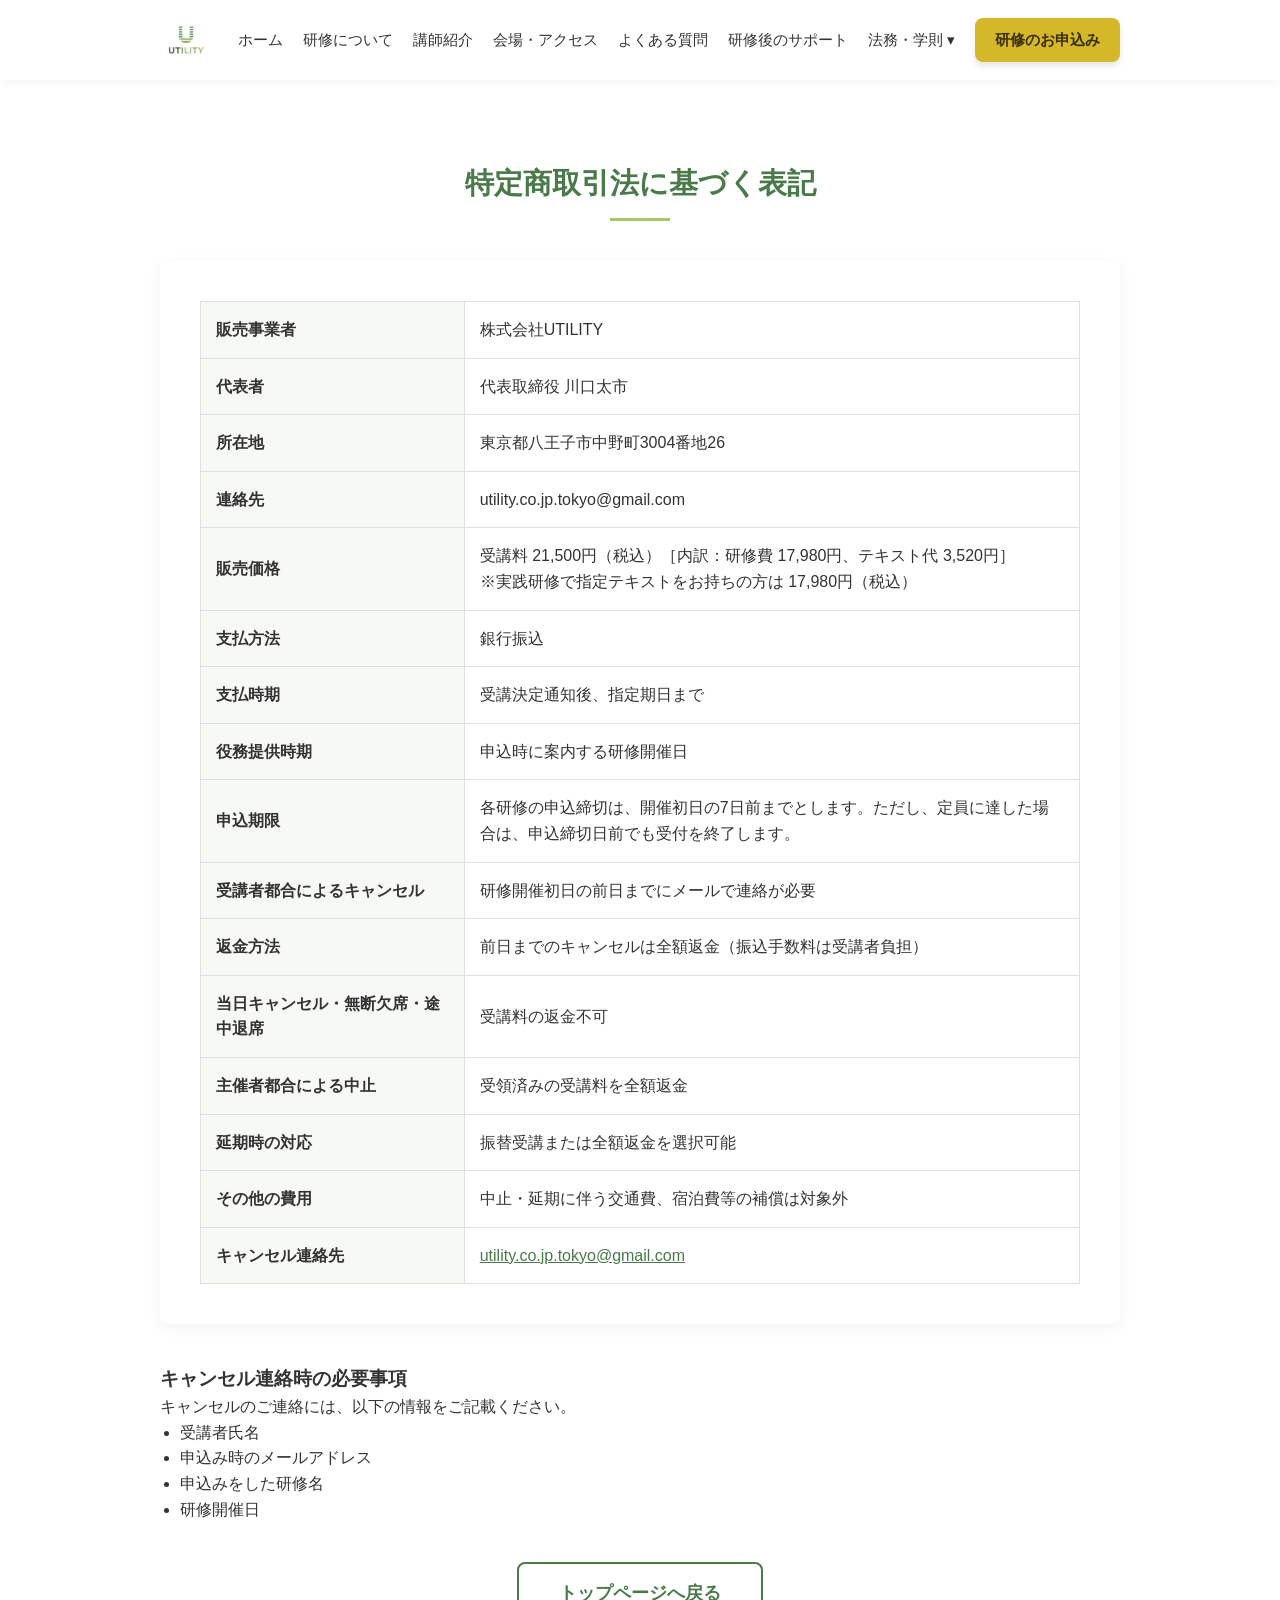
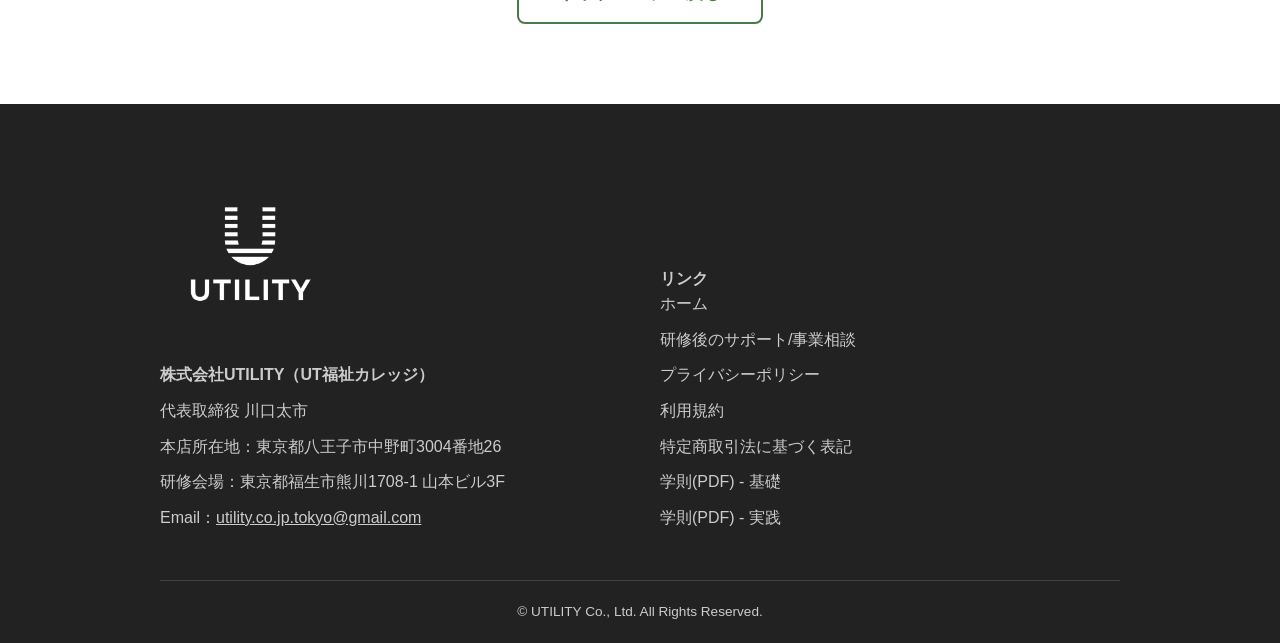
<file: tokushoho.html>
<!DOCTYPE html>
<html lang="ja">
<head>
  <meta charset="UTF-8">
  <meta name="viewport" content="width=device-width, initial-scale=1.0">
  <title>特定商取引法に基づく表記｜UT福祉カレッジ</title>
  <link rel="stylesheet" href="css/style.css">
  <!-- Favicon -->
  <link rel="icon" type="image/png" href="favicon-96x96.png" sizes="96x96" />
  <link rel="icon" type="image/svg+xml" href="favicon.svg" />
  <link rel="shortcut icon" href="favicon.ico" />
  <link rel="apple-touch-icon" sizes="180x180" href="apple-touch-icon.png" />
  <link rel="manifest" href="site.webmanifest" />
</head>
<body>
  <header class="header">
    <div class="header-inner">
      <a href="index.html" class="logo">
        <img src="images/logo.png" alt="UT福祉カレッジ" width="260" height="52" style="width: auto; height: 52px;">
      </a>
      <button class="hamburger" id="hamburger" aria-label="メニューを開く" aria-expanded="false">
  <span></span><span></span><span></span>
</button>
      <nav class="header-nav">
        <ul class="header-nav-list">
          <li><a href="index.html">ホーム</a></li>
          <li><a href="index.html#about">研修について</a></li>
          <li><a href="index.html#teacher">講師紹介</a></li>
          <li><a href="index.html#access">会場・アクセス</a></li>
          <li><a href="index.html#faq">よくある質問</a></li>
          <li><a href="services.html">研修後のサポート</a></li>
          <li class="has-dropdown">
            <a href="javascript:void(0)" class="dropdown-toggle">法務・学則 ▾</a>
            <ul class="dropdown-menu">
              <li><a href="terms.html">利用規約</a></li>
              <li><a href="privacy.html">個人情報保護方針</a></li>
              <li><a href="docs/gakusoku-kiso.pdf" target="_blank" rel="noopener">基礎研修 学則(PDF)</a></li>
              <li><a href="docs/gakusoku-jissen.pdf" target="_blank" rel="noopener">実践研修 学則(PDF)</a></li>
            </ul>
          </li>
        </ul>
        <a href="https://docs.google.com/forms/d/e/1FAIpQLSePDVOsYhIBRIPuHGyegQP8HumM7EN6QQeE5Xfd3BGoet1c9A/viewform" target="_blank" rel="noopener" class="btn btn-cta header-cta">研修のお申込み</a>
      </nav>
    </div>
  </header>
  <main class="main-content" style="padding-top: var(--header-height);">
    <section class="section">
      <div class="container">
        <h1 class="section-title">特定商取引法に基づく表記</h1>
        <div class="content-box content-policy">
          <table class="table">
            <tbody>
              <tr>
                <th>販売事業者</th>
                <td>株式会社UTILITY</td>
              </tr>
              <tr>
                <th>代表者</th>
                <td>代表取締役 川口太市</td>
              </tr>
              <tr>
                <th>所在地</th>
                <td>東京都八王子市中野町3004番地26</td>
              </tr>
              <tr>
                <th>連絡先</th>
                <td>utility.co.jp.tokyo@gmail.com</td>
              </tr>
              <tr>
                <th>販売価格</th>
                <td>受講料 21,500円（税込）［内訳：研修費 17,980円、テキスト代 3,520円］<br>※実践研修で指定テキストをお持ちの方は 17,980円（税込）</td>
              </tr>
              <tr>
                <th>支払方法</th>
                <td>銀行振込</td>
              </tr>
              <tr>
                <th>支払時期</th>
                <td>受講決定通知後、指定期日まで</td>
              </tr>
              <tr>
                <th>役務提供時期</th>
                <td>申込時に案内する研修開催日</td>
              </tr>
              <tr>
                <th>申込期限</th>
                <td>各研修の申込締切は、開催初日の7日前までとします。ただし、定員に達した場合は、申込締切日前でも受付を終了します。</td>
              </tr>
              <tr>
                <th>受講者都合によるキャンセル</th>
                <td>研修開催初日の前日までにメールで連絡が必要</td>
              </tr>
              <tr>
                <th>返金方法</th>
                <td>前日までのキャンセルは全額返金（振込手数料は受講者負担）</td>
              </tr>
              <tr>
                <th>当日キャンセル・無断欠席・途中退席</th>
                <td>受講料の返金不可</td>
              </tr>
              <tr>
                <th>主催者都合による中止</th>
                <td>受領済みの受講料を全額返金</td>
              </tr>
              <tr>
                <th>延期時の対応</th>
                <td>振替受講または全額返金を選択可能</td>
              </tr>
              <tr>
                <th>その他の費用</th>
                <td>中止・延期に伴う交通費、宿泊費等の補償は対象外</td>
              </tr>
              <tr>
                <th>キャンセル連絡先</th>
                <td><a href="mailto:utility.co.jp.tokyo@gmail.com?subject=UT福祉カレッジ研修キャンセルの連絡" style="text-decoration: underline;">utility.co.jp.tokyo@gmail.com</a></td>
              </tr>
            </tbody>
          </table>
          <!-- TODO: その他、運用に応じて加筆要の箇所があれば適宜追加してください -->
        </div>
        
          <h3 class="mt-40">キャンセル連絡時の必要事項</h3>
          <p class="mt-10">キャンセルのご連絡には、以下の情報をご記載ください。</p>
          <ul class="mt-10" style="list-style-type: disc; padding-left: 20px;">
            <li>受講者氏名</li>
            <li>申込み時のメールアドレス</li>
            <li>申込みをした研修名</li>
            <li>研修開催日</li>
          </ul>
    
        <div class="btn-wrap text-center mt-40">
          <a href="index.html" class="btn btn-outline">トップページへ戻る</a>
        </div>
      </div>
    </section>
  </main>
  <footer class="footer">
    <div class="container">
      <div class="footer-inner">
        <div class="footer-info">
          <div class="footer-logo" style="margin-bottom:18px; line-height:0;">
            <img src="images/logo.png" alt="UT福祉カレッジ" style="width:auto; display:block;">
          </div>
          <p><strong>株式会社UTILITY（UT福祉カレッジ）</strong></p>
          <p>代表取締役 川口太市</p>
          <p>本店所在地：東京都八王子市中野町3004番地26</p>
          <p>研修会場：東京都福生市熊川1708-1 山本ビル3F</p>
          <p>Email：<a href="mailto:utility.co.jp.tokyo@gmail.com?subject=お問い合わせ" style="color: inherit; text-decoration: underline;">utility.co.jp.tokyo@gmail.com</a></p>
        </div>
        <div class="footer-links">
          <h4>リンク</h4>
          <ul class="mt-20">
            <li><a href="index.html">ホーム</a></li>
            <li><a href="services.html">研修後のサポート/事業相談</a></li>
            <li><a href="privacy.html">プライバシーポリシー</a></li>
            <li><a href="terms.html">利用規約</a></li>
            <li><a href="tokushoho.html">特定商取引法に基づく表記</a></li>
            <li><a href="docs/gakusoku-kiso.pdf" target="_blank" rel="noopener">学則(PDF) - 基礎</a></li>
            <li><a href="docs/gakusoku-jissen.pdf" target="_blank" rel="noopener">学則(PDF) - 実践</a></li>
          </ul>
        </div>
      </div>
      <p class="copyright">&copy; UTILITY Co., Ltd. All Rights Reserved.</p>
    </div>
  </footer>
<script>
  const ham = document.getElementById('hamburger');
  const nav = document.querySelector('.header-nav');
  if (ham && nav) {
    ham.addEventListener('click', () => {
      const open = nav.classList.toggle('is-open');
      ham.setAttribute('aria-expanded', open);
    });
    nav.querySelectorAll('a').forEach(a =>
      a.addEventListener('click', () => nav.classList.remove('is-open'))
    );
  }
</script>
</body>
</html>
</file>
<file: css/style.css>
@charset "UTF-8";

/* ==========================================================================
   CSS Reset & Base
   ========================================================================== */
*, *::before, *::after {
  box-sizing: border-box;
}
html {
  font-size: 100%;
  scroll-behavior: smooth;
}
body {
  margin: 0;
  padding: 0;
  font-family: 'Noto Sans JP', sans-serif;
  color: #333;
  background-color: #fff;
  line-height: 1.6;
  -webkit-font-smoothing: antialiased;
}
img {
  max-width: 100%;
  height: auto;
  vertical-align: bottom;
}
a {
  color: #4A7A4A;
  text-decoration: none;
  transition: opacity 0.3s;
}
a:hover {
  opacity: 0.8;
}
ul, ol {
  margin: 0;
  padding: 0;
  list-style: none;
}
h1, h2, h3, h4, h5, h6, p {
  margin: 0;
}

/* ==========================================================================
   Variables
   ========================================================================== */
:root {
  --color-main: #4A7A4A;
  --color-main-dark: #3a613a;
  --color-sub: #A8C66C;
  --color-cta: #D4B82A;
  --color-cta-hover: #bda223;
  --color-bg-light: #F7F9F5;
  --color-border: #E0E0E0;
  --header-height: 80px;
  --container-width: 1000px;
}

/* ==========================================================================
   Utility Classes
   ========================================================================== */
.container {
  max-width: var(--container-width);
  margin: 0 auto;
  padding: 0 20px;
}
.section {
  padding: 80px 0;
}
.section-light {
  background-color: var(--color-bg-light);
}
.section-title {
  text-align: center;
  font-size: 1.8rem;
  font-weight: 700;
  color: var(--color-main);
  margin-bottom: 40px;
  position: relative;
  padding-bottom: 15px;
}
.section-title::after {
  content: '';
  position: absolute;
  bottom: 0;
  left: 50%;
  transform: translateX(-50%);
  width: 60px;
  height: 3px;
  background-color: var(--color-sub);
}
.text-center { text-align: center; }
.mt-40 { margin-top: 40px; }
.mb-20 { margin-bottom: 20px; }

/* Buttons */
.btn {
  display: inline-block;
  padding: 15px 40px;
  border-radius: 8px;
  font-size: 1.1rem;
  font-weight: 700;
  text-align: center;
  cursor: pointer;
  transition: all 0.3s ease;
  border: none;
}
.btn-cta {
  background-color: var(--color-cta);
  color: #fff !important;
  box-shadow: 0 4px 6px rgba(0,0,0,0.1);
}
.btn-cta:hover {
  background-color: var(--color-cta-hover);
  transform: translateY(-2px);
  box-shadow: 0 6px 12px rgba(0,0,0,0.15);
}
.btn-outline {
  border: 2px solid var(--color-main);
  color: var(--color-main);
  background-color: transparent;
}
.btn-outline:hover {
  background-color: var(--color-main);
  color: #fff !important;
}

/* ==========================================================================
   Header
   ========================================================================== */
.header {
  position: fixed;
  top: 0;
  left: 0;
  width: 100%;
  height: var(--header-height);
  background-color: rgba(255, 255, 255, 0.95);
  box-shadow: 0 2px 10px rgba(0,0,0,0.05);
  z-index: 100;
  backdrop-filter: blur(5px);
}
.header-inner {
  display: flex;
  justify-content: space-between;
  align-items: center;
  height: 100%;
  max-width: var(--container-width);
  margin: 0 auto;
  padding: 0 20px;
}
.header .logo img {
  height: 52px;
  width: auto;
}
.header-nav {
  display: flex;
  align-items: center;
  gap: 20px;
}
.header-nav-list {
  display: flex;
  gap: 20px;
}
.header-nav-list a {
  color: #333;
  font-weight: 500;
  font-size: 0.95rem;
}
.header-nav-list a:hover {
  color: var(--color-main);
}
.header-cta {
  padding: 10px 20px;
  font-size: 0.95rem;
}

/* ==========================================================================
   Hero Section
   ========================================================================== */
.hero {
  padding: calc(var(--header-height) + 60px) 0 80px;
  background: linear-gradient(rgba(30, 60, 30, 0.75), rgba(30, 60, 30, 0.85)), url('../images/venue-room.jpg') center/cover no-repeat;
  text-align: center;
  color: #fff;
}
.hero-badge {
  display: inline-block;
  background-color: var(--color-main);
  color: #fff;
  padding: 6px 16px;
  border-radius: 20px;
  font-size: 0.9rem;
  font-weight: 700;
  margin-bottom: 20px;
}
.hero-title {
  font-size: 2.5rem;
  font-weight: 700;
  line-height: 1.4;
  color: #fff;
  margin-bottom: 15px;
  text-shadow: 0 2px 8px rgba(0,0,0,0.6);
}
.hero-subtitle {
  font-size: 1.2rem;
  font-weight: 500;
  color: #f7f9f5;
  margin-bottom: 30px;
  text-shadow: 0 2px 8px rgba(0,0,0,0.6);
}
.hero-schedule {
  background-color: #fff;
  color: #333;
  border: 2px solid var(--color-sub);
  border-radius: 8px;
  padding: 20px;
  display: inline-block;
  margin-bottom: 40px;
  text-align: left;
}
.hero-schedule p {
  margin-bottom: 5px;
  font-weight: 500;
}
.hero-schedule p:last-child {
  margin-bottom: 0;
}
.hero-schedule .date {
  font-weight: 700;
  font-size: 1.1rem;
  color: var(--color-main);
}
.hero-image {
  margin-top: 40px;
  max-width: 800px;
  margin-left: auto;
  margin-right: auto;
  border-radius: 12px;
  overflow: hidden;
  box-shadow: 0 10px 30px rgba(0,0,0,0.1);
}

/* ==========================================================================
   Trust Section
   ========================================================================== */
.trust-box {
  background-color: #fff;
  border-radius: 8px;
  padding: 40px;
  text-align: center;
  border-top: 4px solid var(--color-main);
  box-shadow: 0 4px 15px rgba(0,0,0,0.05);
}
.trust-box h3 {
  font-size: 1.4rem;
  color: var(--color-main);
  margin-bottom: 20px;
}
.note {
  font-size: 0.85rem;
  color: #666;
  margin-top: 15px;
}

/* ==========================================================================
   Empathy Section
   ========================================================================== */
.empathy-list {
  display: grid;
  grid-template-columns: repeat(2, 1fr);
  gap: 20px;
  max-width: 800px;
  margin: 0 auto;
}
.empathy-list li {
  background-color: #fff;
  padding: 20px;
  border-radius: 8px;
  position: relative;
  padding-left: 50px;
  font-weight: 500;
  box-shadow: 0 2px 8px rgba(0,0,0,0.05);
}
.empathy-list li::before {
  content: '✓';
  position: absolute;
  left: 15px;
  top: 50%;
  transform: translateY(-50%);
  width: 24px;
  height: 24px;
  background-color: var(--color-sub);
  color: #fff;
  border-radius: 50%;
  display: flex;
  align-items: center;
  justify-content: center;
  font-weight: bold;
}

/* ==========================================================================
   Benefits Section
   ========================================================================== */
.benefit-cols {
  display: grid;
  grid-template-columns: repeat(2, 1fr);
  gap: 30px;
}
.benefit-card {
  background-color: #fff;
  border-radius: 8px;
  padding: 30px;
  box-shadow: 0 4px 15px rgba(0,0,0,0.05);
}
.benefit-card h3 {
  font-size: 1.3rem;
  color: var(--color-main);
  margin-bottom: 20px;
  display: flex;
  align-items: center;
  gap: 10px;
}
.benefit-card h3::before {
  content: '';
  display: block;
  width: 4px;
  height: 20px;
  background-color: var(--color-sub);
}
.benefit-card ul li {
  margin-bottom: 10px;
  position: relative;
  padding-left: 20px;
}
.benefit-card ul li::before {
  content: '・';
  position: absolute;
  left: 0;
  color: var(--color-main);
}

/* ==========================================================================
   Reasons Section
   ========================================================================== */
.reason-grid {
  display: grid;
  grid-template-columns: repeat(2, 1fr);
  gap: 30px;
}
.reason-card {
  background-color: #fff;
  border-radius: 8px;
  padding: 30px;
  box-shadow: 0 4px 15px rgba(0,0,0,0.05);
  display: flex;
  flex-direction: column;
}
.reason-num {
  font-size: 3rem;
  font-weight: 900;
  color: var(--color-bg-light);
  line-height: 1;
  margin-bottom: 10px;
  text-shadow: 1px 1px 0 var(--color-sub);
}
.reason-card h3 {
  font-size: 1.2rem;
  color: var(--color-main);
  margin-bottom: 15px;
}

/* ==========================================================================
   Course Comparison Section
   ========================================================================== */
.course-compare {
  display: grid;
  grid-template-columns: repeat(2, 1fr);
  gap: 30px;
}
.course-card {
  background-color: #fff;
  border: 2px solid var(--color-border);
  border-radius: 8px;
  overflow: hidden;
}
.course-card-header {
  background-color: var(--color-main);
  color: #fff;
  padding: 15px;
  text-align: center;
  font-size: 1.3rem;
  font-weight: 700;
}
.course-card-body {
  padding: 25px;
}
.course-card-body p {
  margin-bottom: 15px;
}
.course-card-body span {
  display: inline-block;
  background-color: var(--color-bg-light);
  padding: 5px 10px;
  border-radius: 4px;
  font-weight: 700;
  margin-bottom: 10px;
}

/* ==========================================================================
   Curriculum Section
   ========================================================================== */
.table-responsive {
  overflow-x: auto;
  -webkit-overflow-scrolling: touch;
  margin-bottom: 30px;
}
.curriculum-table {
  width: 100%;
  border-collapse: collapse;
  min-width: 600px;
}
.curriculum-table th,
.curriculum-table td {
  border: 1px solid var(--color-border);
  padding: 15px;
  text-align: left;
}
.curriculum-table th {
  background-color: var(--color-bg-light);
  font-weight: 700;
  width: 20%;
}
.curriculum-table h4 {
  margin-top: 0;
  margin-bottom: 10px;
  color: var(--color-main);
}

/* ==========================================================================
   Teacher Section
   ========================================================================== */
.teacher-profile {
  display: flex;
  gap: 40px;
  background-color: #fff;
  border-radius: 8px;
  padding: 40px;
  box-shadow: 0 4px 15px rgba(0,0,0,0.05);
}
.teacher-img {
  flex: 0 0 250px;
}
.teacher-img img {
  border-radius: 8px;
  width: 100%;
}
.teacher-info h3 {
  font-size: 1.5rem;
  color: var(--color-main);
  margin-bottom: 10px;
}
.teacher-info .title {
  font-weight: 700;
  margin-bottom: 15px;
}
.teacher-info .tags {
  display: flex;
  flex-wrap: wrap;
  gap: 10px;
  margin-bottom: 20px;
}
.teacher-info .tags span {
  background-color: var(--color-bg-light);
  color: var(--color-main-dark);
  padding: 4px 12px;
  border-radius: 20px;
  font-size: 0.85rem;
  border: 1px solid var(--color-border);
}

/* ==========================================================================
   Access & Venue
   ========================================================================== */
.access-box {
  background-color: #fff;
  border-radius: 8px;
  padding: 40px;
  box-shadow: 0 4px 15px rgba(0,0,0,0.05);
}
.access-info {
  margin-bottom: 30px;
}
.access-info h3 {
  font-size: 1.3rem;
  margin-bottom: 15px;
}
.map-wrap {
  position: relative;
  padding-bottom: 56.25%; /* 16:9 */
  height: 0;
  overflow: hidden;
  border-radius: 8px;
}
.map-wrap iframe {
  position: absolute;
  top: 0;
  left: 0;
  width: 100%;
  height: 100%;
}

/* ==========================================================================
   Price Section
   ========================================================================== */
.price-card {
  max-width: 600px;
  margin: 0 auto;
  background-color: #fff;
  border: 3px solid var(--color-main);
  border-radius: 12px;
  padding: 40px;
  text-align: center;
}
.price-title {
  font-size: 1.2rem;
  font-weight: 700;
  margin-bottom: 10px;
}
.price-amount {
  font-size: 3rem;
  font-weight: 900;
  color: var(--color-main-dark);
  margin-bottom: 10px;
}
.price-amount span {
  font-size: 1.2rem;
  font-weight: 500;
}

/* ==========================================================================
   Flow Section
   ========================================================================== */
.flow-list {
  max-width: 800px;
  margin: 0 auto;
}
.flow-item {
  display: flex;
  background-color: #fff;
  border-radius: 8px;
  margin-bottom: 20px;
  box-shadow: 0 2px 8px rgba(0,0,0,0.05);
  overflow: hidden;
}
.flow-step {
  background-color: var(--color-main);
  color: #fff;
  width: 100px;
  display: flex;
  align-items: center;
  justify-content: center;
  font-weight: 700;
  font-size: 1.1rem;
}
.flow-content {
  padding: 20px;
  flex: 1;
}
.flow-content h3 {
  margin-bottom: 5px;
  color: var(--color-main-dark);
}

/* ==========================================================================
   FAQ Section
   ========================================================================== */
.faq-list {
  max-width: 800px;
  margin: 0 auto;
}
.faq-item {
  background-color: #fff;
  border-radius: 8px;
  margin-bottom: 15px;
  box-shadow: 0 2px 8px rgba(0,0,0,0.05);
  overflow: hidden;
}
.faq-question {
  padding: 20px 40px 20px 20px;
  font-weight: 700;
  cursor: pointer;
  position: relative;
  color: var(--color-main-dark);
}
.faq-question::before {
  content: 'Q.';
  color: var(--color-sub);
  font-size: 1.2rem;
  margin-right: 10px;
}
.faq-question::after {
  content: '+';
  position: absolute;
  right: 20px;
  top: 50%;
  transform: translateY(-50%);
  font-size: 1.5rem;
  font-weight: 300;
  transition: transform 0.3s;
}
.faq-item.active .faq-question::after {
  content: '-';
  transform: translateY(-50%) rotate(180deg);
}
.faq-answer {
  padding: 0 20px;
  max-height: 0;
  overflow: hidden;
  transition: max-height 0.3s ease-out, padding 0.3s ease;
  background-color: var(--color-bg-light);
}
.faq-item.active .faq-answer {
  padding: 20px;
  max-height: 500px; /* arbitrary max-height for animation */
}
.faq-answer::before {
  content: 'A.';
  color: var(--color-main);
  font-weight: 700;
  font-size: 1.2rem;
  margin-right: 10px;
  float: left;
}

/* ==========================================================================
   CTA Section
   ========================================================================== */
.cta-section {
  background-color: var(--color-main-dark);
  color: #fff;
  text-align: center;
  padding: 80px 20px;
}
.cta-section h2 {
  color: #fff;
  margin-bottom: 20px;
}
.cta-section p {
  margin-bottom: 40px;
}
.cta-buttons {
  display: flex;
  justify-content: center;
  gap: 20px;
}
.btn-mail {
  background-color: #fff;
  color: var(--color-main-dark) !important;
  display: inline-flex;
  align-items: center;
  justify-content: center;
}

/* ==========================================================================
   Footer
   ========================================================================== */
.footer {
  background-color: #222;
  color: #ccc;
  padding: 60px 0 20px;
}
.footer-inner {
  display: grid;
  grid-template-columns: repeat(2, 1fr);
  gap: 40px;
  margin-bottom: 40px;
  align-items: end;
}
.footer-logo {
  margin-top: 0;
  margin-bottom: 20px;
}
.footer-logo img {
  height: 180px;
  filter: brightness(0) invert(1);
}
.footer-info p {
  margin-bottom: 10px;
}
.footer-links ul li {
  margin-bottom: 10px;
}
.footer-links a {
  color: #ccc;
}
.footer-links a:hover {
  color: #fff;
}
.copyright {
  text-align: center;
  font-size: 0.85rem;
  border-top: 1px solid #444;
  padding-top: 20px;
}

/* Content Box (Privacy, etc) */
.content-box {
  background-color: #fff;
  border-radius: 8px;
  padding: 40px;
  box-shadow: 0 4px 15px rgba(0,0,0,0.05);
}
.table {
  width: 100%;
  border-collapse: collapse;
}
.table th, .table td {
  border: 1px solid var(--color-border);
  padding: 15px;
}
.table th {
  background-color: var(--color-bg-light);
  width: 30%;
  text-align: left;
}
.content-policy h2 {
  font-size: 1.2rem;
  color: var(--color-main);
  margin-top: 30px;
  margin-bottom: 15px;
  border-bottom: 1px solid var(--color-border);
  padding-bottom: 10px;
}

/* ==========================================================================
   Services Page & Mini Banner
   ========================================================================== */
.service-message {
  max-width: 800px;
  margin: 0 auto 60px;
  background-color: var(--color-bg-light);
  padding: 40px;
  border-radius: 8px;
  border-left: 4px solid var(--color-main);
}
.service-message p {
  font-size: 1.1rem;
  line-height: 1.8;
  margin-bottom: 15px;
}
.service-message p:last-child {
  margin-bottom: 0;
}
.service-cards {
  display: flex;
  flex-direction: column;
  gap: 40px;
}
.service-card {
  background-color: #fff;
  border-radius: 12px;
  box-shadow: 0 4px 20px rgba(0,0,0,0.08);
  overflow: hidden;
  border: 1px solid var(--color-border);
}
.service-card-header {
  background-color: var(--color-main);
  color: #fff;
  padding: 20px 30px;
}
.service-card-header h3 {
  font-size: 1.4rem;
  margin: 0;
}
.service-card-body {
  padding: 30px;
}
.service-card-section {
  margin-bottom: 25px;
}
.service-card-section:last-child {
  margin-bottom: 0;
}
.service-card-section h4 {
  color: var(--color-main-dark);
  font-size: 1.1rem;
  margin-bottom: 10px;
  display: flex;
  align-items: center;
  gap: 8px;
}
.service-card-section h4::before {
  content: '■';
  color: var(--color-sub);
  font-size: 0.9rem;
}
.service-card-section ul {
  padding-left: 20px;
}
.service-card-section ul li {
  list-style-type: disc;
  margin-bottom: 8px;
}
.service-flow {
  display: flex;
  flex-wrap: wrap;
  gap: 10px;
  align-items: center;
  background-color: var(--color-bg-light);
  padding: 15px;
  border-radius: 8px;
}
.service-flow-step {
  font-weight: 700;
  color: var(--color-main-dark);
}
.service-flow-arrow {
  color: var(--color-sub);
}

.mini-banner {
  background-color: var(--color-bg-light);
  text-align: center;
  padding: 30px 20px;
  border-top: 1px solid var(--color-border);
}
.mini-banner p {
  margin-bottom: 15px;
  font-weight: 700;
  color: var(--color-main-dark);
}
.mini-banner .btn {
  padding: 10px 30px;
  font-size: 1rem;
}

/* ==========================================================================
   Mobile Fixed CTA Bottom
   ========================================================================== */
.mobile-fixed-cta {
  display: none;
  position: fixed;
  bottom: 0;
  left: 0;
  width: 100%;
  background-color: rgba(255, 255, 255, 0.95);
  padding: 10px;
  box-shadow: 0 -2px 10px rgba(0,0,0,0.1);
  z-index: 99;
  text-align: center;
}
.mobile-fixed-cta .btn {
  width: 100%;
  padding: 12px;
  font-size: 1rem;
}

/* ==========================================================================
   Media Queries (Mobile)
   ========================================================================== */
@media screen and (max-width: 768px) {
  .section { padding: 50px 0; }
  .header-nav { display: none; }
  .hero-title { font-size: 1.8rem; }
  .empathy-list, .benefit-cols, .reason-grid, .course-compare, .footer-inner {
    grid-template-columns: 1fr;
  }
  .teacher-profile {
    flex-direction: column;
    gap: 20px;
  }
  .teacher-img {
    flex: 0 0 auto;
    max-width: 200px;
    margin: 0 auto;
  }
  .cta-buttons {
    flex-direction: column;
  }
  .mobile-fixed-cta {
    display: block;
  }
  body {
    padding-bottom: 70px; /* space for fixed cta */
  }
  .hero {
    padding-top: calc(var(--header-height) + 30px);
  }
}

/* Animations */
.fade-in {
  opacity: 1;
  transform: translateY(0);
  transition: opacity 0.6s ease-out, transform 0.6s ease-out;
}
.fade-in.js-hidden {
  opacity: 0;
  transform: translateY(20px);
}
.fade-in.visible {
  opacity: 1;
  transform: translateY(0);
}

/* Dropdown Menu */
.has-dropdown {
  position: relative;
}
.dropdown-menu {
  display: none;
  position: absolute;
  top: 100%;
  left: 0;
  background: #fff;
  box-shadow: 0 4px 10px rgba(0,0,0,0.1);
  padding: 10px 0;
  border-radius: 4px;
  min-width: 200px;
  z-index: 100;
}
.dropdown-menu li {
  display: block;
}
.dropdown-menu li a {
  display: block;
  padding: 10px 20px;
  color: var(--text-color);
  font-size: 0.9rem;
}
.dropdown-menu li a:hover {
  background: var(--bg-light);
  color: var(--primary-color);
}
.has-dropdown:hover .dropdown-menu {
  display: block;
}

/* Mobile Dropdown */
@media (max-width: 768px) {
  .dropdown-menu {
    position: static;
    box-shadow: none;
    padding: 0;
    padding-left: 20px;
    display: none;
  }
  .has-dropdown.active .dropdown-menu {
    display: block;
  }
}

/* Card Hover Effects */
.service-card, .price-card, .flow-item, .content-box {
  transition: transform 0.3s ease, box-shadow 0.3s ease;
}
.service-card:hover, .price-card:hover, .flow-item:hover {
  transform: translateY(-5px);
  box-shadow: 0 10px 25px rgba(0,0,0,0.1);
}

.service-card-image { width:100%; height:280px; overflow:hidden; }
@media (max-width: 600px) { .service-card-image { height:220px; } }
.service-card-image img { width:100%; height:100%; object-fit:cover; }
.btn-outline-white { background-color: transparent; color: #fff !important; border: 2px solid #fff; display: inline-flex; align-items: center; justify-content: center; padding: 10px 20px; border-radius: 30px; text-decoration: none; font-weight: 700; transition: background-color 0.3s, color 0.3s; }
.btn-outline-white:hover { background-color: #fff; color: var(--color-main-dark) !important; }

.btn-cta { color: #3a2f00 !important; font-weight: 700; }

/* ========== スクロール時にヘッダーへ隠れない ========== */
section[id], [id] { scroll-margin-top: 90px; }

/* ハンバーガーボタン（PCでは非表示） */
.hamburger {
  display: none; flex-direction: column; justify-content: center; gap: 5px;
  width: 44px; height: 44px; background: none; border: none; cursor: pointer; padding: 0;
}
.hamburger span {
  display: block; width: 26px; height: 3px;
  background: var(--color-main); border-radius: 2px; transition: 0.3s;
}
/* ========== レスポンシブ対応 ========== */
@media (max-width: 1024px) {
  .section { padding: 60px 0; }
  .hero-title { font-size: 2.1rem; }
  .header-nav-list { gap: 14px; }
  .header-nav-list a { font-size: 0.88rem; }
}
@media (max-width: 768px) {
  :root { --header-height: 64px; }
  .section { padding: 48px 0; }
  .container { padding: 0 16px; }
  body { line-height: 1.7; }
  .empathy-list, .benefit-cols, .reason-grid, .course-compare,
  .service-cards { grid-template-columns: 1fr; gap: 16px; }
  .hero-title { font-size: 1.7rem; line-height: 1.45; }
  .hero-subtitle { font-size: 1rem; }
  .hero-schedule { display: block; padding: 16px; }
  .hero .btn { width: 100%; padding: 16px 20px !important; font-size: 1.1rem !important; }
  .teacher-profile { flex-direction: column; gap: 20px; padding: 24px; }
  .teacher-img { flex: none; max-width: 220px; margin: 0 auto; }
  .section-title { font-size: 1.4rem; }
  .header-nav { display: none; }
  .hamburger { display: flex; }
  .header-nav.is-open {
    display: flex; flex-direction: column; align-items: stretch;
    position: fixed; top: var(--header-height); left: 0; width: 100%;
    background: #fff; padding: 16px; box-shadow: 0 8px 20px rgba(0,0,0,0.1); gap: 0;
  }
  .header-nav.is-open .header-nav-list { flex-direction: column; gap: 0; }
  .header-nav.is-open .header-nav-list li { border-bottom: 1px solid var(--color-border); }
  .header-nav.is-open .header-nav-list a { display: block; padding: 14px 8px; }
  .header-nav.is-open .header-cta { margin-top: 12px; text-align: center; }
}
@media (max-width: 380px) {
  .hero-title { font-size: 1.45rem; }
  .btn { padding: 13px 24px; font-size: 1rem; }
}



/* -------------------------------------------
 * Refund Policy (Hero and General usage)
 * ------------------------------------------- */
.hero-refund-policy {
  margin-bottom: 30px;
  padding: 20px;
  background-color: #ffffff;
  border-radius: 8px;
  font-size: 0.95rem;
  text-align: left;
  max-width: 800px;
  margin-left: auto;
  margin-right: auto;
  border: 1px solid #ddd;
  color: #333333;
}
.hero-refund-policy h4 {
  font-weight: bold;
  margin-bottom: 10px;
  color: #234f35 !important;
}
.hero-refund-policy p {
  color: #333333 !important;
  margin-top: 10px;
}
.hero-refund-policy a {
  color: #1f5f78 !important;
  text-decoration: underline !important;
}
/* -------------------------------------------
 * Hero Price（受講料表示）
 * ------------------------------------------- */
.hero-price {
  max-width: 800px;
  margin: 0 auto 20px;
  padding: 20px;
  background-color: #fff;
  color: #333;
  border: 2px solid var(--color-sub);
  border-radius: 8px;
  text-align: center;
}
.hero-price-title {
  font-weight: 700;
  font-size: 1.1rem;
  color: var(--color-main-dark);
  margin-bottom: 12px;
}
.hero-price-grid {
  display: grid;
  grid-template-columns: repeat(2, 1fr);
  gap: 16px;
}
.hero-price-item {
  background-color: var(--color-bg-light);
  border: 1px solid var(--color-border);
  border-radius: 8px;
  padding: 14px 12px;
}
.hero-price-course {
  display: inline-block;
  background-color: var(--color-main);
  color: #fff;
  font-weight: 700;
  font-size: 0.95rem;
  padding: 2px 14px;
  border-radius: 20px;
  margin-bottom: 6px;
}
.hero-price-total {
  font-size: 2rem;
  font-weight: 900;
  line-height: 1.2;
  color: var(--color-main-dark);
}
.hero-price-total span {
  font-size: 1rem;
  font-weight: 700;
  margin-left: 2px;
}
.hero-price-breakdown {
  font-size: 0.85rem;
  color: #555;
  margin-top: 4px;
}
.hero-price-discount {
  margin-top: 10px;
  padding: 8px;
  background-color: #fff8dc;
  border: 1px solid var(--color-cta);
  border-radius: 6px;
  font-size: 0.9rem;
  font-weight: 700;
  color: #3a2f00;
}
.hero-price-discount strong {
  display: block;
  font-size: 1.4rem;
  font-weight: 900;
  line-height: 1.3;
}
.hero-price-discount-note {
  font-size: 0.8rem;
  font-weight: 500;
}
.hero-price-note {
  font-size: 0.85rem;
  color: #555;
  margin-top: 10px;
}
@media (max-width: 768px) {
  .hero-price { padding: 16px; }
  .hero-price-grid { grid-template-columns: 1fr; gap: 12px; }
  .hero-price-total { font-size: 1.8rem; }
}
</file>
